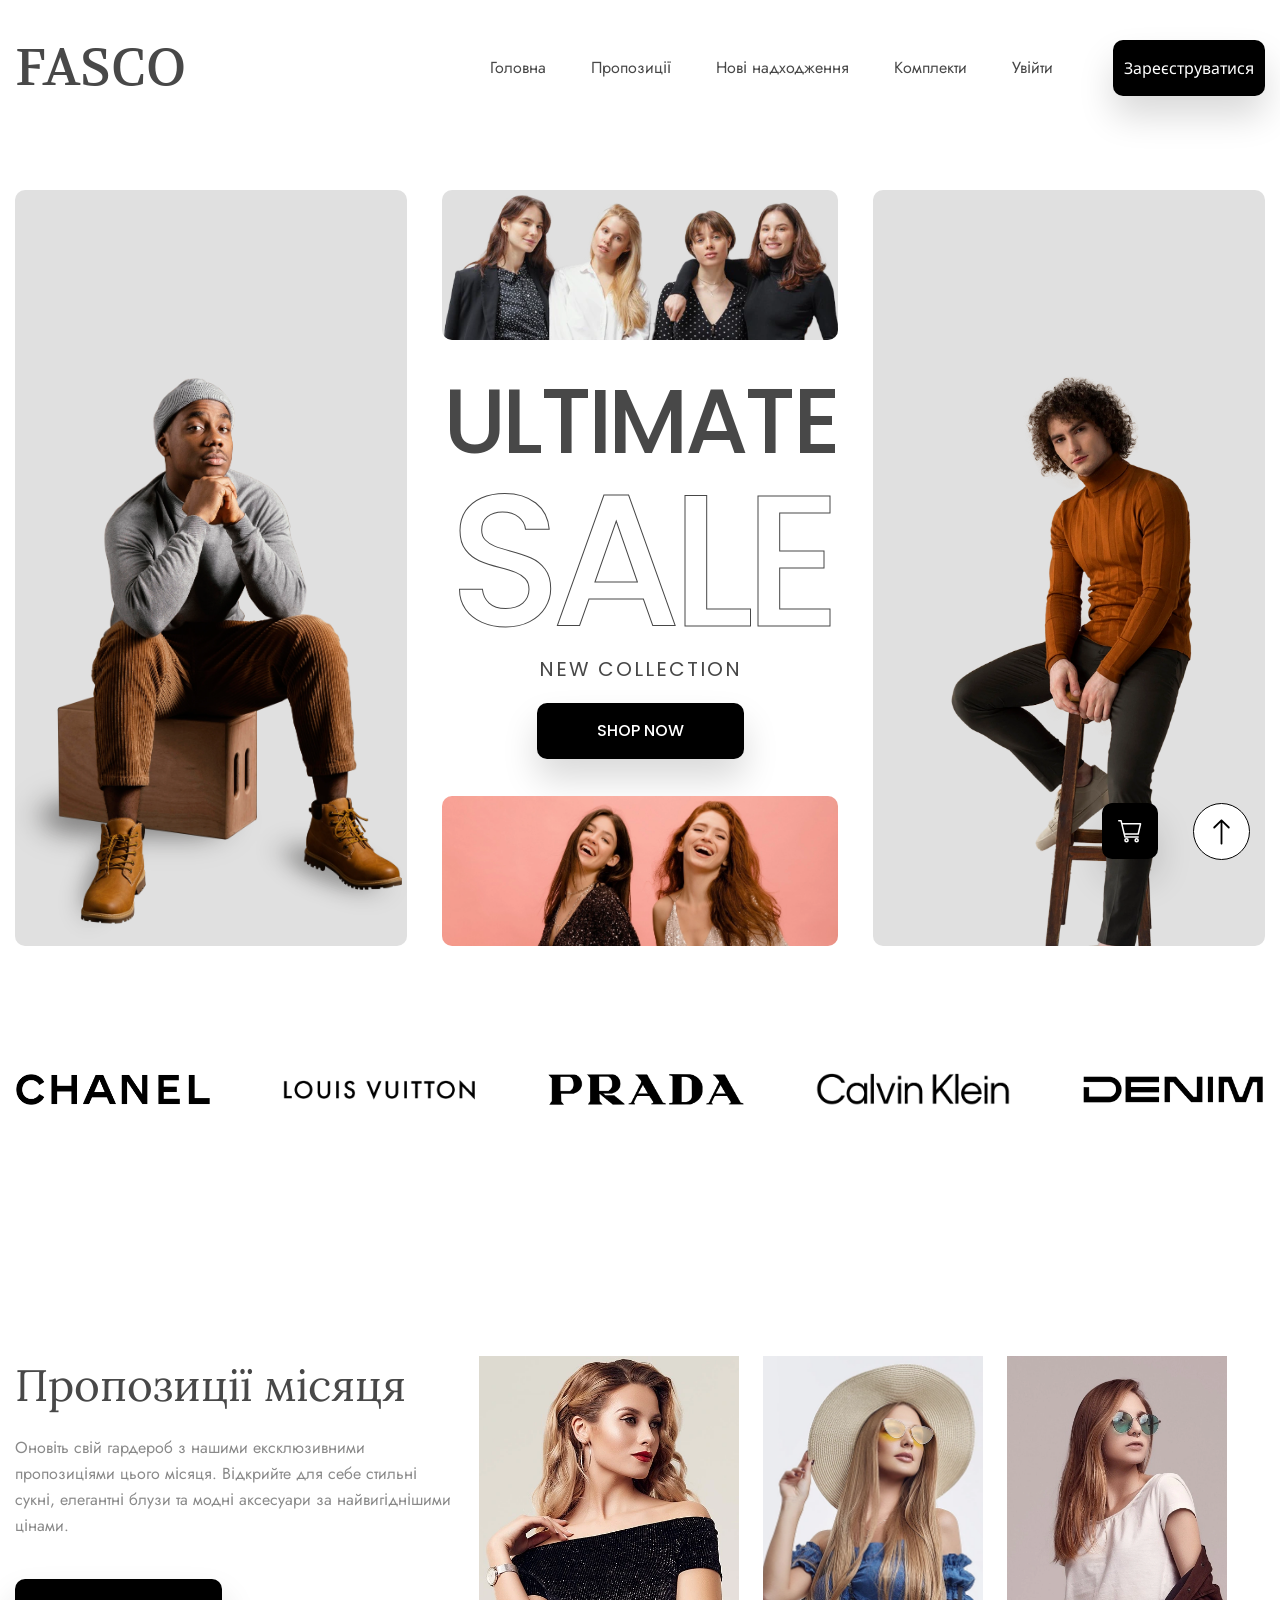
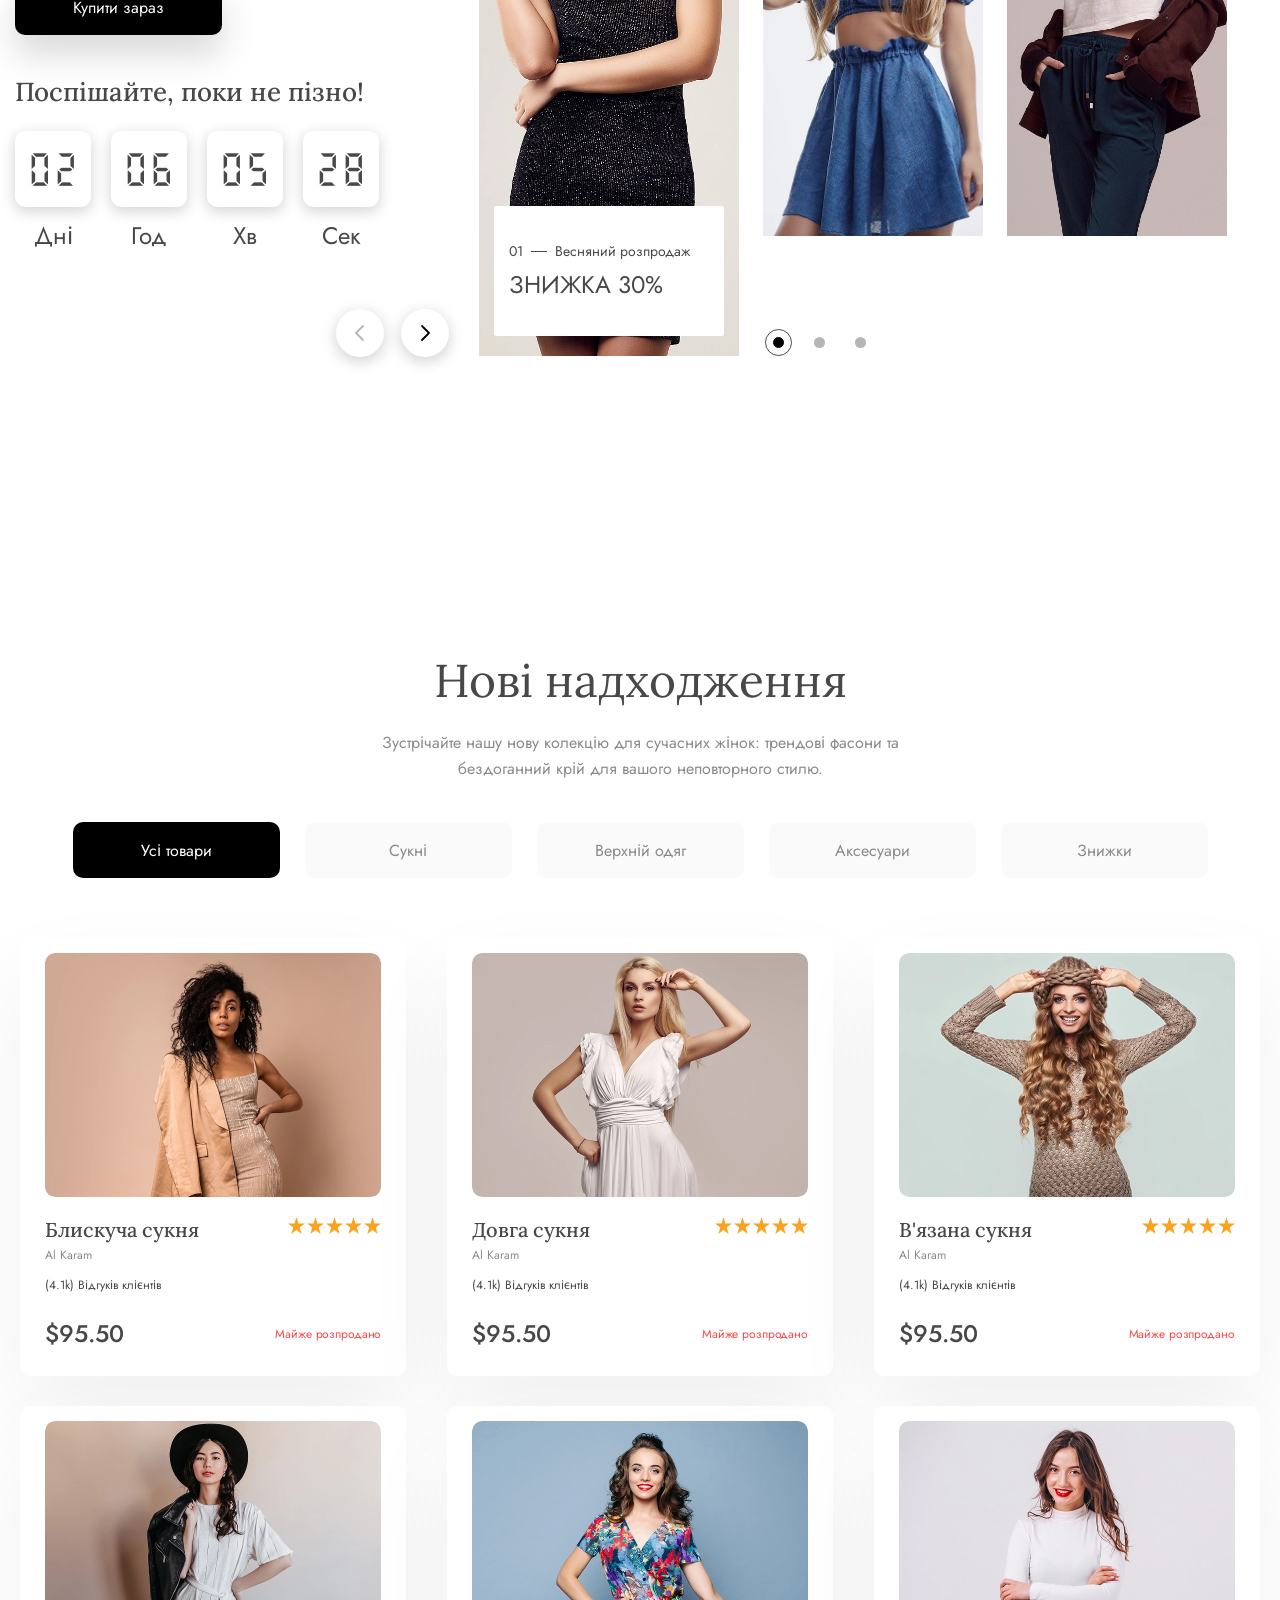
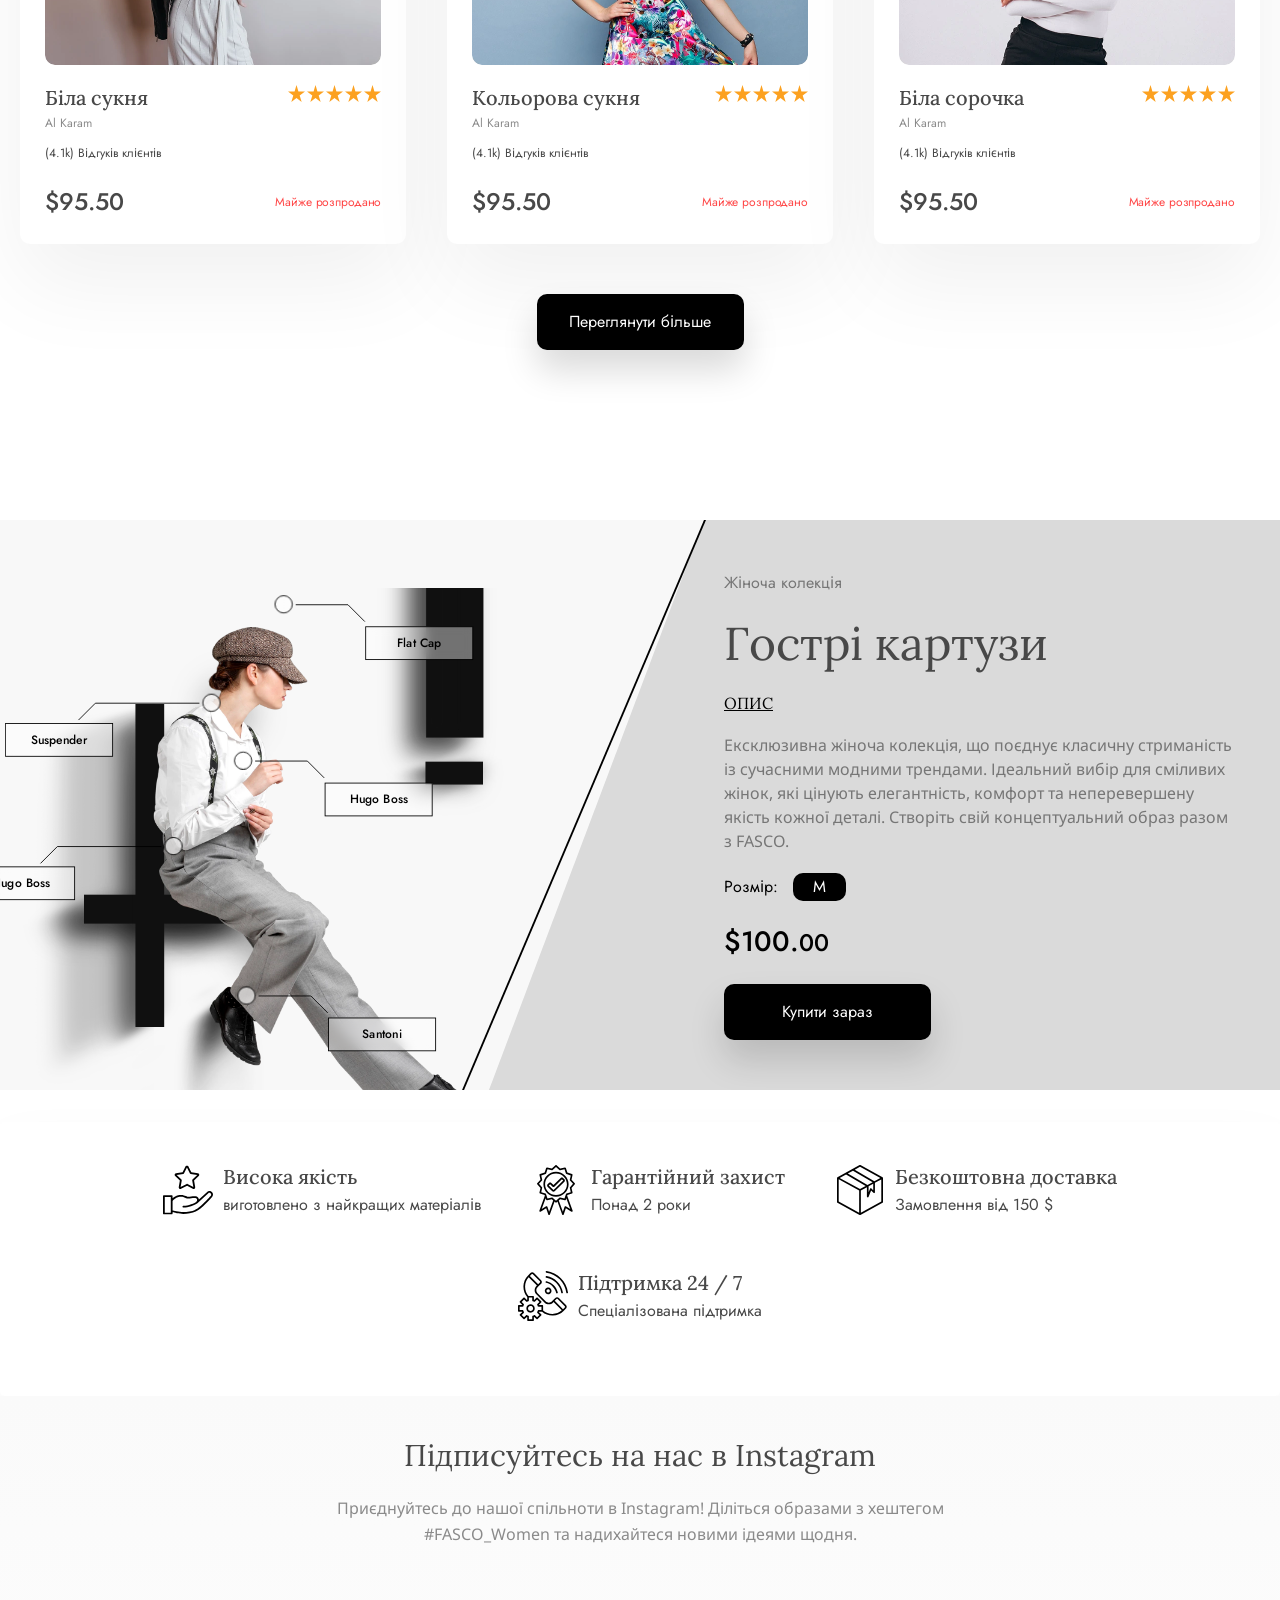
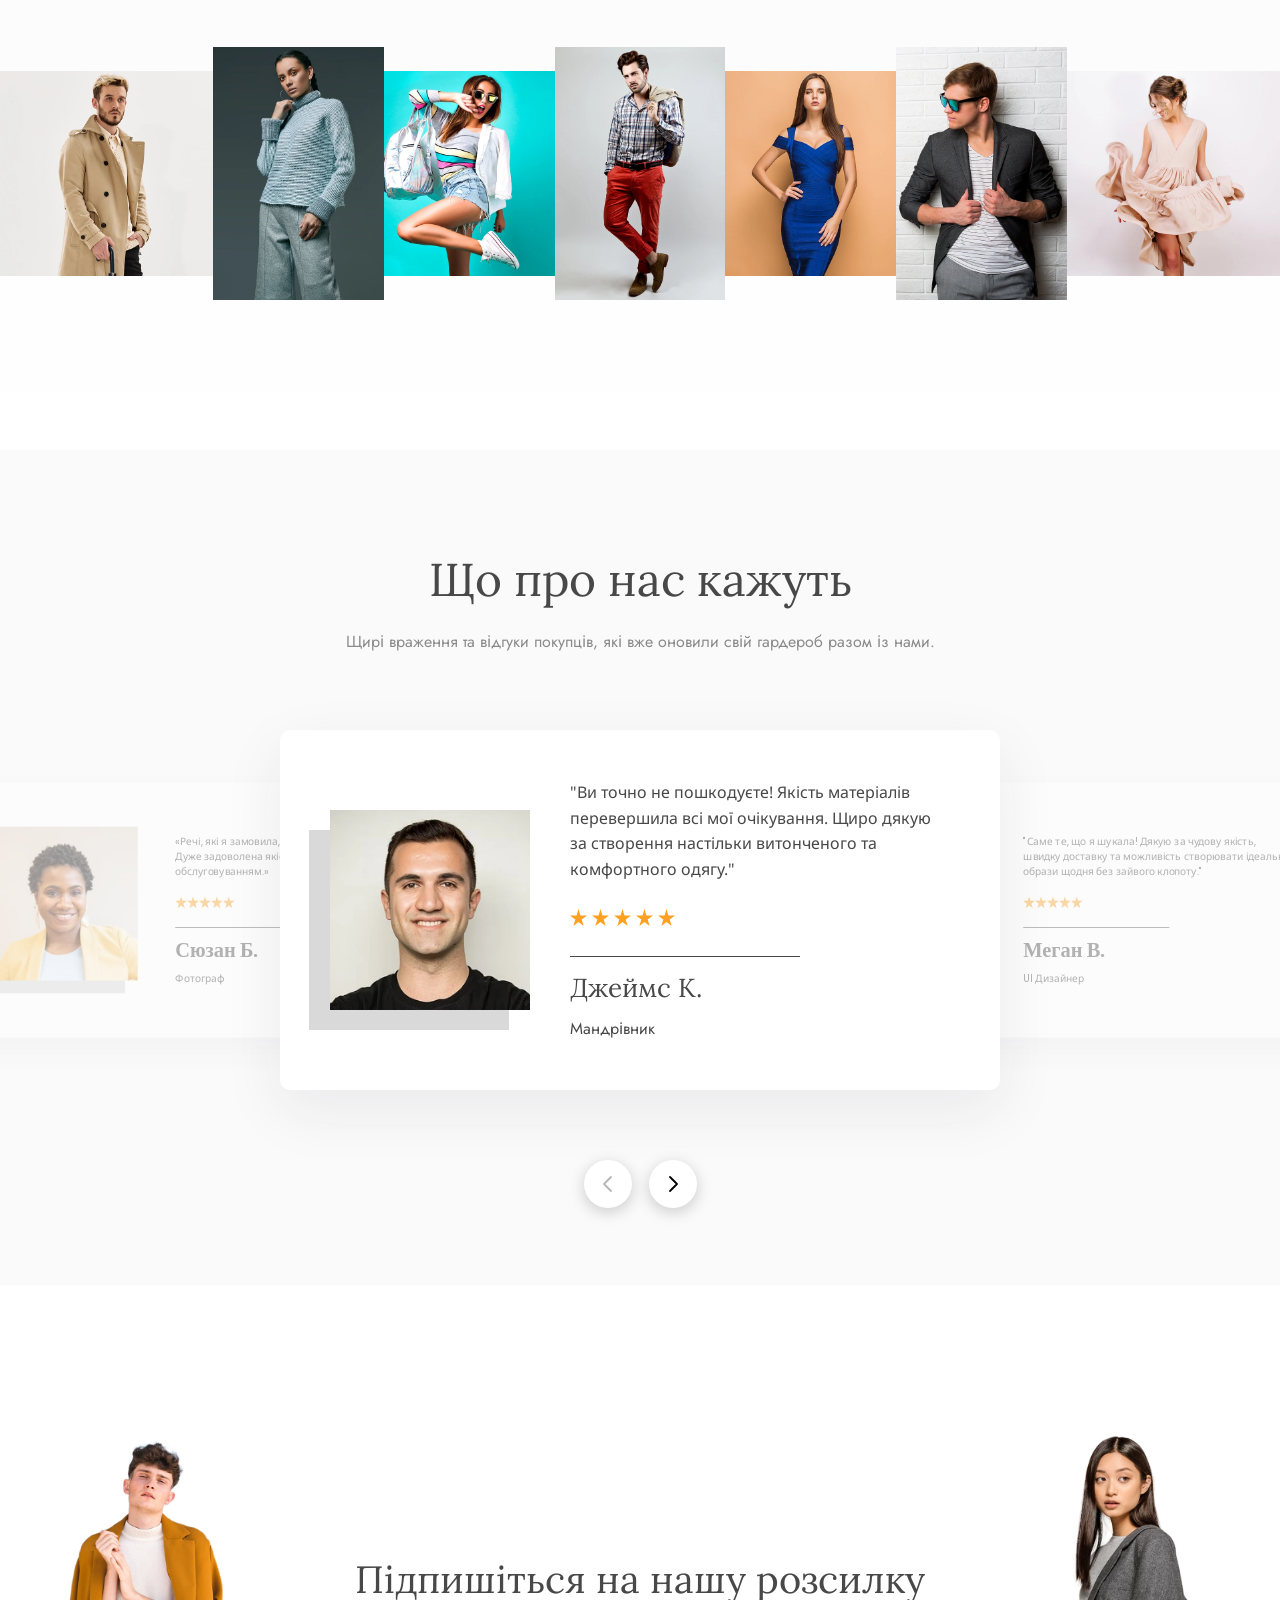
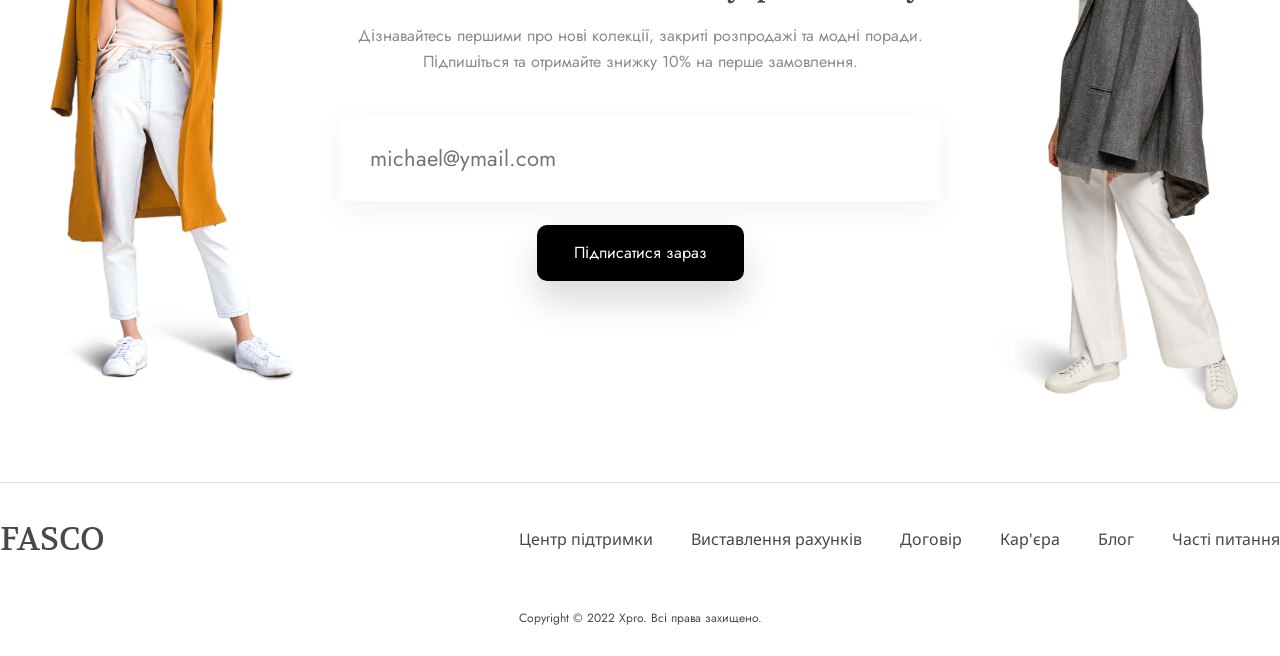
<file: index.html>
<!DOCTYPE html>
<html lang="uk">
<head>
    <meta charset="UTF-8">
    <meta name="viewport" content="width=device-width, initial-scale=1.0">
    <title>FASCO — Магазин сучасного жіночого одягу</title>
    
    <meta name="description" content="Відкрийте для себе FASCO — сучасний інтернет-магазин стильного жіночого одягу. Трендові колекції, знижки до 30%, нові надходження та швидка доставка.">
    
    <link rel="preconnect" href="https://fonts.googleapis.com">
    <link rel="preconnect" href="https://fonts.gstatic.com" crossorigin>
    <link href="https://fonts.googleapis.com/css2?family=Jost:ital,wght@0,400;0,500;0,600;0,700;1,400&amp;family=Lora:wght@400;500;600;700&amp;family=Noto+Sans:wght@400;500;600;700&amp;family=Poppins:wght@400;500&amp;family=Volkhov:wght@400&amp;display=swap" rel="stylesheet">
    
    <link rel="stylesheet" href="assets/css/home-style.css">
    <link rel="stylesheet" href="assets/css/components.css">

    <script src="assets/js/store.js" defer></script>
    <script src="assets/js/main.js" defer></script>
    <link rel="icon" href="assets/images/favicon.png" type="image/png">
</head>
<body>
        <header class="main-header">
        <div class="header-container">
            <a href="index.html" class="logo">FASCO</a>

            <button class="menu-btn" aria-label="Перемкнути меню" aria-expanded="false"></button>

            <nav class="nav-menu">
                <a href="index.html" class="nav-link active">Головна</a>
                <a href="#deals" class="nav-link">Пропозиції</a>
                <a href="#arrivals" class="nav-link">Нові надходження</a>
                <a href="#collection" class="nav-link">Комплекти</a>
                <a href="404.html" class="nav-link">Увійти</a>
            </nav>

            <button class="btn-signup">Зареєструватися</button>
        </div>
    </header>

    <main id="main-content">
    <section class="hero-section">
        <div class="hero-container">
            
            <div class="hero-left-block">
                <img src="assets/images/hero-left-man.webp" alt="Fashion Man" class="hero-img-left">
            </div>

            <div class="hero-center-block">
                <div class="center-img-top-bg">
                    <img src="assets/images/hero-center-women.webp" alt="4 Women Collection" class="center-img-top">
                </div>
                
                <div class="hero-text-wrapper">
                    <h1 class="text-ultimate">ULTIMATE</h1>
                    <h2 class="text-sale">SALE</h2>
                    <p class="text-new-collection">NEW COLLECTION</p>
                    <a class="btn-shop-now" href="shop-page.html">SHOP NOW</a>
                </div>
                
                <div class="center-img-bottom-bg">
                    <img src="assets/images/hero-center-dresses.webp" alt="2 Women Dresses" class="center-img-bottom">
                </div>
            </div>

            <div class="hero-right-block">
                <img src="assets/images/hero-right-man.webp" alt="Fashion Man Right" class="hero-img-right">
            </div>
        </div>
    </section>

    <div class="brands-section">
        <div class="brands-container">
            <img src="assets/images/brand-chanel.png" alt="Chanel" class="brand-img brand-chanel">
            <img src="assets/images/brand-lv.png" alt="Louis Vuitton" class="brand-img brand-lv">
            <img src="assets/images/brand-prada.png" alt="Prada" class="brand-img brand-prada">
            <img src="assets/images/brand-ck.png" alt="Calvin Klein" class="brand-img brand-ck">
            <img src="assets/images/brand-denim.png" alt="Denim" class="brand-img brand-denim">
        </div>
    </div>

    <div class="floating-buttons">
        <button class="float-btn cart-btn" aria-label="Кошик">
            <svg width="24" height="23" viewBox="0 0 24 23" aria-hidden="true" focusable="false"><use href="assets/images/icons/sprite-home.svg#cart"></use></svg>
        </button>
        <button class="float-btn top-btn" aria-label="Вгору">
            <svg width="57" height="57" viewBox="0 0 57 57" aria-hidden="true" focusable="false"><use href="assets/images/icons/sprite-home.svg#arrow-up"></use></svg>
        </button>
    </div>

    <section class="deals-section" id="deals">
        <div class="deals-container">
            <div class="deals-content">
                <h2 class="deals-title">Пропозиції місяця</h2>
                <p class="deals-desc">Оновіть свій гардероб з нашими ексклюзивними пропозиціями цього місяця. 
                    Відкрийте для себе стильні сукні, елегантні блузи та модні аксесуари за найвигіднішими цінами.</p>
                
                <button class="btn-buy-now">Купити зараз</button>
                
                <h3 class="deals-subtitle">Поспішайте, поки не пізно!</h3>
                
                <div class="timer-wrapper">
                    <div class="timer-item">
                        <div class="timer-box"><span class="timer-num">02</span></div>
                        <span class="timer-label">Дні</span>
                    </div>
                    <div class="timer-item">
                        <div class="timer-box"><span class="timer-num">06</span></div>
                        <span class="timer-label">Год</span>
                    </div>
                    <div class="timer-item">
                        <div class="timer-box"><span class="timer-num">05</span></div>
                        <span class="timer-label">Хв</span>
                    </div>
                    <div class="timer-item">
                        <div class="timer-box"><span class="timer-num">30</span></div>
                        <span class="timer-label">Сек</span>
                    </div>
                </div>
            </div>

            <div class="deals-slider">
                <div class="slider-nav">
                    <button class="nav-btn prev-btn" aria-label="Попередній">
                        <svg width="78" height="78" viewBox="0 0 78 78" aria-hidden="true" focusable="false"><use href="assets/images/icons/sprite-home.svg#deals-btn-prev"></use></svg>
                    </button>
                    <button class="nav-btn next-btn" aria-label="Наступний">
                        <svg width="78" height="78" viewBox="0 0 78 78" aria-hidden="true" focusable="false"><use href="assets/images/icons/sprite-home.svg#deals-btn-next"></use></svg>
                    </button>
                </div>

                <div class="slider-track">
                    <div class="slide-item main-slide">
                        <img src="assets/images/deal-black-dress.webp" alt="Жінка в чорній сукні" class="slide-img flipped-img">
                        
                        <div class="discount-card">
                            <div class="discount-header">
                                <span class="discount-num">01</span>
                                <span class="discount-line"></span>
                                <span class="discount-name">Весняний розпродаж</span>
                            </div>
                            <div class="discount-value">ЗНИЖКА 30%</div>
                        </div>
                    </div>

                    <div class="secondary-slides-wrapper">
                        <div class="secondary-slides">
                            <div class="slide-item secondary-slide">
                                <img src="assets/images/deal-blue-set.webp" alt="Жінка в синій сукні" class="slide-img">
                            </div>
                            
                            <div class="slide-item secondary-slide">
                                <img src="assets/images/deal-casual-outfit.webp" alt="Дівчина в повсякденному одязі" class="slide-img">
                            </div>
                        </div>

                        <div class="slider-pagination">
                            <div class="dot active-dot">
                                <svg width="27" height="27" viewBox="0 0 27 27" role="img" aria-label="Активна крапка" focusable="false"><use href="assets/images/icons/sprite-home.svg#deals-dot-active"></use></svg>
                            </div>
                            <div class="dot">
                                <svg width="11" height="11" viewBox="0 0 11 11" role="img" aria-label="Неактивна крапка" focusable="false"><use href="assets/images/icons/sprite-home.svg#deals-dot-inactive"></use></svg>
                            </div>
                            <div class="dot">
                                <svg width="11" height="11" viewBox="0 0 11 11" role="img" aria-label="Неактивна крапка" focusable="false"><use href="assets/images/icons/sprite-home.svg#deals-dot-inactive"></use></svg>
                            </div>
                            <div class="dot">
                                <svg width="11" height="11" viewBox="0 0 11 11" role="img" aria-label="Неактивна крапка" focusable="false"><use href="assets/images/icons/sprite-home.svg#deals-dot-inactive"></use></svg>
                            </div>
                        </div>
                    </div> 
                </div> 
            </div> 
        </div> 
    </section>

    <section class="new-arrivals-section" id="arrivals">
        <div class="new-arrivals-container">
            <h2 class="section-title">Нові надходження</h2>
            <p class="section-desc">Зустрічайте нашу нову колекцію для сучасних жінок: трендові фасони та бездоганний крій для вашого неповторного стилю.</p>

            <div class="category-tabs">
                <button class="tab-btn active">Усі товари</button>
                <button class="tab-btn">Сукні</button>
                <button class="tab-btn">Верхній одяг</button>
                <button class="tab-btn">Аксесуари</button>
                <button class="tab-btn">Знижки</button>
            </div>

            <div class="products-grid">
                <div class="product-card">
                    <div class="product-img-wrap">
                        <img src="assets/images/arrivals-shiny-dress.webp" alt="Блискуча сукня" class="product-img">
                    </div>
                    <div class="product-info">
                        <div class="product-title-row">
                            <h3 class="product-title">Блискуча сукня</h3> 
                            <div class="product-stars">
                                <svg class="star-icon" width="19" height="19" viewBox="0 0 19 19" role="img" aria-label="зірка" focusable="false"><use href="assets/images/icons/sprite-home.svg#arrivals-star"></use></svg>
                                <svg class="star-icon" width="19" height="19" viewBox="0 0 19 19" role="img" aria-label="зірка" focusable="false"><use href="assets/images/icons/sprite-home.svg#arrivals-star"></use></svg>
                                <svg class="star-icon" width="19" height="19" viewBox="0 0 19 19" role="img" aria-label="зірка" focusable="false"><use href="assets/images/icons/sprite-home.svg#arrivals-star"></use></svg>
                                <svg class="star-icon" width="19" height="19" viewBox="0 0 19 19" role="img" aria-label="зірка" focusable="false"><use href="assets/images/icons/sprite-home.svg#arrivals-star"></use></svg>
                                <svg class="star-icon" width="19" height="19" viewBox="0 0 19 19" role="img" aria-label="зірка" focusable="false"><use href="assets/images/icons/sprite-home.svg#arrivals-star"></use></svg>
                            </div>
                        </div>
                        <p class="product-brand">Al Karam</p>
                        <div class="product-reviews">(4.1k) Відгуків клієнтів</div>
                        <div class="product-price-row">
                            <span class="product-price">$95.50</span>
                            <span class="product-status">Майже розпродано</span>
                        </div>
                    </div>
                </div>

                <div class="product-card">
                    <div class="product-img-wrap">
                        <img src="assets/images/arrivals-long-dress.webp" alt="Довга сукня" class="product-img">
                    </div>
                    <div class="product-info">
                        <div class="product-title-row">
                            <h3 class="product-title">Довга сукня</h3> 
                            <div class="product-stars">
                                <svg class="star-icon" width="19" height="19" viewBox="0 0 19 19" role="img" aria-label="зірка" focusable="false"><use href="assets/images/icons/sprite-home.svg#arrivals-star"></use></svg>
                                <svg class="star-icon" width="19" height="19" viewBox="0 0 19 19" role="img" aria-label="зірка" focusable="false"><use href="assets/images/icons/sprite-home.svg#arrivals-star"></use></svg>
                                <svg class="star-icon" width="19" height="19" viewBox="0 0 19 19" role="img" aria-label="зірка" focusable="false"><use href="assets/images/icons/sprite-home.svg#arrivals-star"></use></svg>
                                <svg class="star-icon" width="19" height="19" viewBox="0 0 19 19" role="img" aria-label="зірка" focusable="false"><use href="assets/images/icons/sprite-home.svg#arrivals-star"></use></svg>
                                <svg class="star-icon" width="19" height="19" viewBox="0 0 19 19" role="img" aria-label="зірка" focusable="false"><use href="assets/images/icons/sprite-home.svg#arrivals-star"></use></svg>
                            </div>
                        </div>
                        <p class="product-brand">Al Karam</p>
                        <div class="product-reviews">(4.1k) Відгуків клієнтів</div>
                        <div class="product-price-row">
                            <span class="product-price">$95.50</span>
                            <span class="product-status">Майже розпродано</span>
                        </div>
                    </div>
                </div>

                <div class="product-card">
                    <div class="product-img-wrap">
                        <img src="assets/images/arrivals-full-sweater.webp" alt="В'язана сукня" class="product-img">
                    </div>
                    <div class="product-info">
                        <div class="product-title-row">
                            <h3 class="product-title">В'язана сукня</h3> 
                            <div class="product-stars">
                                <svg class="star-icon" width="19" height="19" viewBox="0 0 19 19" role="img" aria-label="зірка" focusable="false"><use href="assets/images/icons/sprite-home.svg#arrivals-star"></use></svg>
                                <svg class="star-icon" width="19" height="19" viewBox="0 0 19 19" role="img" aria-label="зірка" focusable="false"><use href="assets/images/icons/sprite-home.svg#arrivals-star"></use></svg>
                                <svg class="star-icon" width="19" height="19" viewBox="0 0 19 19" role="img" aria-label="зірка" focusable="false"><use href="assets/images/icons/sprite-home.svg#arrivals-star"></use></svg>
                                <svg class="star-icon" width="19" height="19" viewBox="0 0 19 19" role="img" aria-label="зірка" focusable="false"><use href="assets/images/icons/sprite-home.svg#arrivals-star"></use></svg>
                                <svg class="star-icon" width="19" height="19" viewBox="0 0 19 19" role="img" aria-label="зірка" focusable="false"><use href="assets/images/icons/sprite-home.svg#arrivals-star"></use></svg>
                            </div>
                        </div>
                        <p class="product-brand">Al Karam</p>
                        <div class="product-reviews">(4.1k) Відгуків клієнтів</div>
                        <div class="product-price-row">
                            <span class="product-price">$95.50</span>
                            <span class="product-status">Майже розпродано</span>
                        </div>
                    </div>
                </div>

                <div class="product-card">
                    <div class="product-img-wrap">
                        <img src="assets/images/arrivals-white-dress.webp" alt="Біла сукня" class="product-img">
                    </div>
                    <div class="product-info">
                        <div class="product-title-row">
                            <h3 class="product-title">Біла сукня</h3> 
                            <div class="product-stars">
                                <svg class="star-icon" width="19" height="19" viewBox="0 0 19 19" role="img" aria-label="зірка" focusable="false"><use href="assets/images/icons/sprite-home.svg#arrivals-star"></use></svg>
                                <svg class="star-icon" width="19" height="19" viewBox="0 0 19 19" role="img" aria-label="зірка" focusable="false"><use href="assets/images/icons/sprite-home.svg#arrivals-star"></use></svg>
                                <svg class="star-icon" width="19" height="19" viewBox="0 0 19 19" role="img" aria-label="зірка" focusable="false"><use href="assets/images/icons/sprite-home.svg#arrivals-star"></use></svg>
                                <svg class="star-icon" width="19" height="19" viewBox="0 0 19 19" role="img" aria-label="зірка" focusable="false"><use href="assets/images/icons/sprite-home.svg#arrivals-star"></use></svg>
                                <svg class="star-icon" width="19" height="19" viewBox="0 0 19 19" role="img" aria-label="зірка" focusable="false"><use href="assets/images/icons/sprite-home.svg#arrivals-star"></use></svg>
                            </div>
                        </div>
                        <p class="product-brand">Al Karam</p>
                        <div class="product-reviews">(4.1k) Відгуків клієнтів</div>
                        <div class="product-price-row">
                            <span class="product-price">$95.50</span>
                            <span class="product-status">Майже розпродано</span>
                        </div>
                    </div>
                </div>

                <div class="product-card">
                    <div class="product-img-wrap">
                        <img src="assets/images/arrivals-colorful-dress.webp" alt="Кольорова сукня" class="product-img">
                    </div>
                    <div class="product-info">
                        <div class="product-title-row">
                            <h3 class="product-title">Кольорова сукня</h3> 
                            <div class="product-stars">
                                <svg class="star-icon" width="19" height="19" viewBox="0 0 19 19" role="img" aria-label="зірка" focusable="false"><use href="assets/images/icons/sprite-home.svg#arrivals-star"></use></svg>
                                <svg class="star-icon" width="19" height="19" viewBox="0 0 19 19" role="img" aria-label="зірка" focusable="false"><use href="assets/images/icons/sprite-home.svg#arrivals-star"></use></svg>
                                <svg class="star-icon" width="19" height="19" viewBox="0 0 19 19" role="img" aria-label="зірка" focusable="false"><use href="assets/images/icons/sprite-home.svg#arrivals-star"></use></svg>
                                <svg class="star-icon" width="19" height="19" viewBox="0 0 19 19" role="img" aria-label="зірка" focusable="false"><use href="assets/images/icons/sprite-home.svg#arrivals-star"></use></svg>
                                <svg class="star-icon" width="19" height="19" viewBox="0 0 19 19" role="img" aria-label="зірка" focusable="false"><use href="assets/images/icons/sprite-home.svg#arrivals-star"></use></svg>
                            </div>
                        </div>
                        <p class="product-brand">Al Karam</p>
                        <div class="product-reviews">(4.1k) Відгуків клієнтів</div>
                        <div class="product-price-row">
                            <span class="product-price">$95.50</span>
                            <span class="product-status">Майже розпродано</span>
                        </div>
                    </div>
                </div>

                <div class="product-card">
                    <div class="product-img-wrap">
                        <img src="assets/images/arrivals-white-shirt.webp" alt="Біла сорочка" class="product-img">
                    </div>
                    <div class="product-info">
                        <div class="product-title-row">
                            <h3 class="product-title">Біла сорочка</h3> 
                            <div class="product-stars">
                                <svg class="star-icon" width="19" height="19" viewBox="0 0 19 19" role="img" aria-label="зірка" focusable="false"><use href="assets/images/icons/sprite-home.svg#arrivals-star"></use></svg>
                                <svg class="star-icon" width="19" height="19" viewBox="0 0 19 19" role="img" aria-label="зірка" focusable="false"><use href="assets/images/icons/sprite-home.svg#arrivals-star"></use></svg>
                                <svg class="star-icon" width="19" height="19" viewBox="0 0 19 19" role="img" aria-label="зірка" focusable="false"><use href="assets/images/icons/sprite-home.svg#arrivals-star"></use></svg>
                                <svg class="star-icon" width="19" height="19" viewBox="0 0 19 19" role="img" aria-label="зірка" focusable="false"><use href="assets/images/icons/sprite-home.svg#arrivals-star"></use></svg>
                                <svg class="star-icon" width="19" height="19" viewBox="0 0 19 19" role="img" aria-label="зірка" focusable="false"><use href="assets/images/icons/sprite-home.svg#arrivals-star"></use></svg>
                            </div>
                        </div>
                        <p class="product-brand">Al Karam</p>
                        <div class="product-reviews">(4.1k) Відгуків клієнтів</div>
                        <div class="product-price-row">
                            <span class="product-price">$95.50</span>
                            <span class="product-status">Майже розпродано</span>
                        </div>
                    </div>
                </div>
            </div>
            
            <button class="btn-view-more">Переглянути більше</button>
        </div>
    </section>

    <section class="peaky-section" id="collection">
        <div class="peaky-banner">
            <div class="model-wrapper">
                <img src="assets/images/peaky-model.webp" alt="Модель Гострі картузи" class="peaky-model-img">
            </div>

            <object type="image/svg+xml" data="assets/images/icons/peaky-lines-home.svg" class="peaky-lines-overlay"></object>

            <div class="peaky-separator"></div>

            <div class="peaky-right-content-zone">
                <div class="peaky-content">
                    <p class="peaky-subtitle">Жіноча колекція</p>
                    <h2 class="peaky-title">Гострі картузи</h2>
                    
                    <h3 class="peaky-desc-title">ОПИС</h3> 
                    <p class="peaky-desc">Ексклюзивна жіноча колекція, що поєднує класичну стриманість із сучасними модними трендами. 
                        Ідеальний вибір для сміливих жінок, які цінують елегантність, комфорт та неперевершену якість кожної деталі. Створіть свій концептуальний образ разом з FASCO.</p>
                    
                    <div class="peaky-size-row">
                        <span class="size-label">Розмір:</span> 
                        <span class="size-badge">M</span>
                    </div>
                    
                    <div class="peaky-price">$100.<span class="peaky-cents">00</span></div>
                    <button class="btn-buy-peaky">Купити зараз</button>
                </div>
            </div>
        </div>

        <div class="features-row">
            <div class="feature-box">
                <svg class="feature-icon" width="51" height="50" viewBox="0 0 51 50" role="img" aria-label="Рука і зірка" focusable="false"><use href="assets/images/icons/sprite-home.svg#peaky-hand-and-star"></use></svg>
                <div class="feature-text">
                    <h3>Висока якість</h3>
                    <p>виготовлено з найкращих матеріалів</p>
                </div>
            </div>
            <div class="feature-box">
                <svg class="feature-icon" width="38" height="50" viewBox="0 0 38 50" role="img" aria-label="Значок" focusable="false"><use href="assets/images/icons/sprite-home.svg#peaky-badge"></use></svg>
                <div class="feature-text">
                    <h3>Гарантійний захист</h3> 
                    <p>Понад 2 роки</p>
                </div>
            </div>
            <div class="feature-box">
                <svg class="feature-icon" width="46" height="50" viewBox="0 0 46 50" role="img" aria-label="Коробка" focusable="false"><use href="assets/images/icons/sprite-home.svg#peaky-box"></use></svg>
                <div class="feature-text">
                    <h3>Безкоштовна доставка</h3> 
                    <p>Замовлення від 150 $</p>
                </div>
            </div>
            <div class="feature-box">
                <svg class="feature-icon" width="50" height="50" viewBox="0 0 50 50" role="img" aria-label="Підтримка" focusable="false"><use href="assets/images/icons/sprite-home.svg#peaky-phone"></use></svg>
                <div class="feature-text">
                    <h3>Підтримка 24 / 7</h3> 
                    <p>Спеціалізована підтримка</p>
                </div>
            </div>
        </div>
    </section>

    <section class="instagram-section">
        <div class="instagram-header">
            <h2 class="instagram-title">Підписуйтесь на нас в Instagram</h2>
            <p class="instagram-desc">Приєднуйтесь до нашої спільноти в Instagram! Діліться образами з хештегом #FASCO_Women та надихайтеся новими ідеями щодня.</p>
        </div>

        <div class="instagram-gallery">
            <img src="assets/images/insta-man-coat.webp" alt="Чоловік у пальто" class="insta-img insta-edge">

            <img src="assets/images/insta-woman-grey-sweater.webp" alt="Жінка в сірому светрі" class="insta-img insta-tall">
            <img src="assets/images/insta-woman-blue-bg.webp" alt="Жінка на синьому тлі" class="insta-img insta-short">

            <img src="assets/images/insta-man-shirt.webp" alt="Чоловік у картатій сорочці" class="insta-img insta-tall">
            <img src="assets/images/insta-woman-blue-dress.webp" alt="Жінка в синій сукні" class="insta-img insta-short">
            <img src="assets/images/insta-man-jacket.webp" alt="Чоловік у піджаку" class="insta-img insta-tall">

            <img src="assets/images/insta-woman-beige-dress.webp" alt="Жінка в легкій сукні" class="insta-img insta-edge">
        </div>
    </section>

    <section class="reviews-section">
        <div class="reviews-container">
            <div class="reviews-header">
                <h2 class="reviews-title">Що про нас кажуть</h2>
                <p class="reviews-desc">Щирі враження та відгуки покупців, які вже оновили свій гардероб разом із нами.</p>
            </div>

            <div class="reviews-slider-wrap">
                
                <div class="reviews-card side-card left-card">
                    <div class="side-image-wrap">
                        <div class="side-bg-rect"></div>
                        <img src="assets/images/review-woman-yellow-jacket.webp" alt="Жінка в жовтій куртці" class="side-photo">
                    </div>
                <div class="side-info">
                        <p class="side-quote">«Речі, які я замовила, стали найкращим придбанням. Дуже задоволена якістю товарів та обслуговуванням.»</p>
                        <div class="side-stars">
                            <svg class="star-icon" width="19" height="19" viewBox="0 0 19 19" role="img" aria-label="зірка" focusable="false"><use href="assets/images/icons/sprite-home.svg#arrivals-star"></use></svg>
                            <svg class="star-icon" width="19" height="19" viewBox="0 0 19 19" role="img" aria-label="зірка" focusable="false"><use href="assets/images/icons/sprite-home.svg#arrivals-star"></use></svg>
                            <svg class="star-icon" width="19" height="19" viewBox="0 0 19 19" role="img" aria-label="зірка" focusable="false"><use href="assets/images/icons/sprite-home.svg#arrivals-star"></use></svg>
                            <svg class="star-icon" width="19" height="19" viewBox="0 0 19 19" role="img" aria-label="зірка" focusable="false"><use href="assets/images/icons/sprite-home.svg#arrivals-star"></use></svg>
                            <svg class="star-icon" width="19" height="19" viewBox="0 0 19 19" role="img" aria-label="зірка" focusable="false"><use href="assets/images/icons/sprite-home.svg#arrivals-star"></use></svg>
                        </div>
                        <div class="side-separator"></div>
                        <h3 class="side-name">Сюзан Б.</h3>
                        <p class="side-role">Фотограф</p>
                    </div>
                </div>

                <div class="reviews-card main-card">
                    <div class="reviews-image-wrap">
                        <div class="reviews-bg-rect"></div>
                        <img src="assets/images/review-man.webp" alt="Чоловік у чорній футболці" class="reviews-photo">
                    </div>

                    <div class="reviews-info">
                        <p class="reviews-quote">"Ви точно не пошкодуєте! Якість матеріалів перевершила всі мої очікування. 
                            Щиро дякую за створення настільки витонченого та комфортного одягу."</p>
                        
                        <div class="reviews-stars">
                            <svg class="star-icon" width="19" height="19" viewBox="0 0 19 19" role="img" aria-label="зірка" focusable="false"><use href="assets/images/icons/sprite-home.svg#arrivals-star"></use></svg>
                            <svg class="star-icon" width="19" height="19" viewBox="0 0 19 19" role="img" aria-label="зірка" focusable="false"><use href="assets/images/icons/sprite-home.svg#arrivals-star"></use></svg>
                            <svg class="star-icon" width="19" height="19" viewBox="0 0 19 19" role="img" aria-label="зірка" focusable="false"><use href="assets/images/icons/sprite-home.svg#arrivals-star"></use></svg>
                            <svg class="star-icon" width="19" height="19" viewBox="0 0 19 19" role="img" aria-label="зірка" focusable="false"><use href="assets/images/icons/sprite-home.svg#arrivals-star"></use></svg>
                            <svg class="star-icon" width="19" height="19" viewBox="0 0 19 19" role="img" aria-label="зірка" focusable="false"><use href="assets/images/icons/sprite-home.svg#arrivals-star"></use></svg>
                        </div>
                        
                        <div class="reviews-separator"></div>
                        
                        <h3 class="reviews-name">Джеймс К.</h3>
                        <p class="reviews-role">Мандрівник</p>
                    </div>
                </div>

                <div class="reviews-card side-card right-card">
                    <div class="side-image-wrap">
                        <div class="side-bg-rect"></div>
                        <img src="assets/images/review-woman-black.webp" alt="Блондинка в чорному одязі" class="side-photo">
                    </div>
                    
                    <div class="side-info">
                        <p class="side-quote">"Саме те, що я шукала! Дякую за чудову якість, швидку доставку та можливість створювати ідеальні образи щодня без зайвого клопоту."</p>
                        <div class="side-stars">
                            <svg class="star-icon" width="19" height="19" viewBox="0 0 19 19" role="img" aria-label="зірка" focusable="false"><use href="assets/images/icons/sprite-home.svg#arrivals-star"></use></svg>
                            <svg class="star-icon" width="19" height="19" viewBox="0 0 19 19" role="img" aria-label="зірка" focusable="false"><use href="assets/images/icons/sprite-home.svg#arrivals-star"></use></svg>
                            <svg class="star-icon" width="19" height="19" viewBox="0 0 19 19" role="img" aria-label="зірка" focusable="false"><use href="assets/images/icons/sprite-home.svg#arrivals-star"></use></svg>
                            <svg class="star-icon" width="19" height="19" viewBox="0 0 19 19" role="img" aria-label="зірка" focusable="false"><use href="assets/images/icons/sprite-home.svg#arrivals-star"></use></svg>
                            <svg class="star-icon" width="19" height="19" viewBox="0 0 19 19" role="img" aria-label="зірка" focusable="false"><use href="assets/images/icons/sprite-home.svg#arrivals-star"></use></svg>
                        </div>
                        <div class="side-separator"></div>
                        <h3 class="side-name">Меган В.</h3>
                        <p class="side-role">UI Дизайнер</p>
                    </div>
                </div>

            </div>

            <div class="reviews-nav">
                <button class="reviews-nav-btn" aria-label="Попередній">
                    <svg width="78" height="78" viewBox="0 0 78 78" aria-hidden="true" focusable="false"><use href="assets/images/icons/sprite-home.svg#deals-btn-prev"></use></svg>
                </button>
                <button class="reviews-nav-btn" aria-label="Наступний">
                    <svg width="78" height="78" viewBox="0 0 78 78" aria-hidden="true" focusable="false"><use href="assets/images/icons/sprite-home.svg#deals-btn-next"></use></svg>
                </button>
            </div>
        </div>
    </section>

    <section class="newsletter-section">
        <img src="assets/images/newsletter-boy-orange-coat.webp" alt="Хлопець в помаранчевій куртці" class="news-img-man">
        
        <div class="newsletter-content">
            <h2>Підпишіться на нашу розсилку</h2>
            <p>Дізнавайтесь першими про нові колекції, закриті розпродажі та модні поради. Підпишіться та отримайте знижку 10% на перше замовлення.</p>
            
            <form class="newsletter-form">
                <label class="newsletter-label" for="newsletter-email-1">Електронна пошта</label>
                <input type="email" id="newsletter-email-1" placeholder="michael@ymail.com">
                <button type="submit" class="btn-subscribe">Підписатися зараз</button>
            </form>
        </div>

        <img src="assets/images/newsletter-girl-grey-jacket.webp" alt="Дівчина в сірій куртці" class="news-img-woman">
    </section>

    </main>
    <footer class="main-footer">
        <div class="footer-container">
            <a href="index.html" class="footer-logo">FASCO</a>
            <nav class="footer-nav">
                <a href="404.html">Центр підтримки</a>
                <a href="404.html">Виставлення рахунків</a>
                <a href="404.html">Договір</a>
                <a href="404.html">Кар'єра</a>
                <a href="404.html">Блог</a>
                <a href="404.html">Часті питання</a>
            </nav>
        </div>
        <p class="copyright">Copyright © 2022 Xpro. Всі права захищено.</p>
    </footer>
    
</body>
</html>
</file>
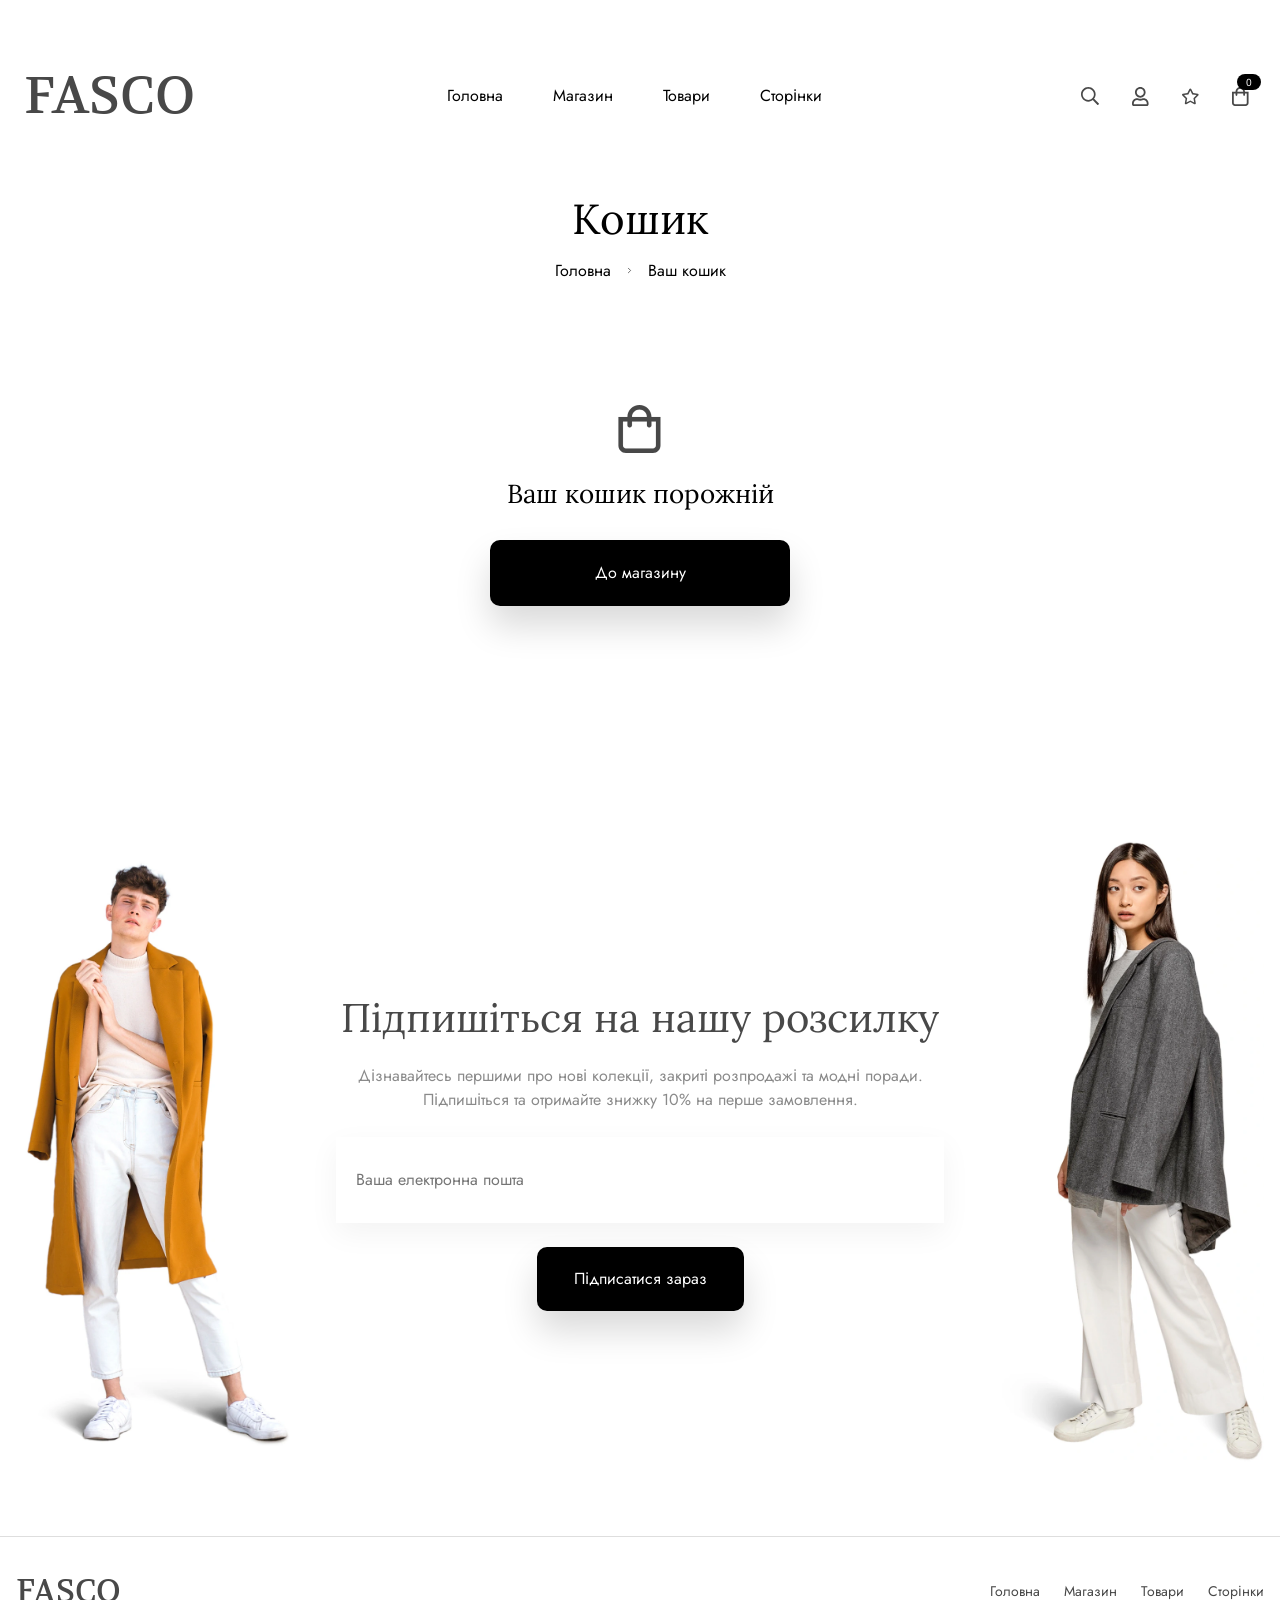
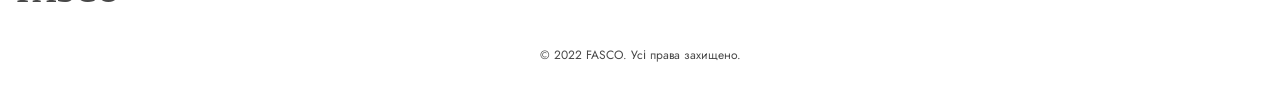
<file: cart-page.html>
<!DOCTYPE html>
<html lang="uk">
<head>
    <meta charset="UTF-8">
    <meta name="viewport" content="width=device-width, initial-scale=1.0">
    <title>Кошик — FASCO</title>
    <meta name="description" content="Кошик FASCO: вибраний товар, кількість і підсумок замовлення.">

    <link rel="icon" href="assets/images/favicon.png" type="image/png">

    <link rel="preconnect" href="https://fonts.googleapis.com">
    <link rel="preconnect" href="https://fonts.gstatic.com" crossorigin>
    <link rel="stylesheet" href="https://fonts.googleapis.com/css2?family=Jost:wght@400;500;600;700&amp;family=Lora:wght@400;500;600;700&amp;family=Noto+Sans:wght@400;500;600;700&amp;family=Volkhov:wght@400&amp;display=swap">
    
    <link rel="stylesheet" href="assets/css/product-style.css">
    <link rel="stylesheet" href="assets/css/components.css">
    
    <script src="assets/js/store.js" defer></script>
    <script src="assets/js/main.js" defer></script>
</head>

<body class="cart-page">
    <a class="skip-link" href="#cart">До кошика</a>

    <header class="site-header">
        <div class="header-container container">
            <a class="logo" href="index.html" aria-label="FASCO — головна">FASCO</a>
            <input class="visually-hidden nav-toggle" type="checkbox" id="product-menu-toggle">
            <nav class="main-nav" id="product-navigation" aria-label="Основна навігація">
                <a href="index.html">Головна</a>
                <a href="shop-page.html">Магазин</a>
                <a href="product-page.html">Товари</a>
                <a class="pages-link" href="404.html">Сторінки</a>
            </nav>

            <div class="header-actions">
                <div class="search-control"><input class="visually-hidden search-toggle" type="checkbox"
                        id="search-toggle" aria-label="Відкрити або закрити пошук"><label
                        class="icon-button search-button" for="search-toggle"><svg class="icon" width="18" height="18"
                            aria-hidden="true">
                            <use href="assets/images/icons/sprite-product.svg#icon-search"></use>
                        </svg><span class="visually-hidden">Пошук</span></label>
                    <div class="search-panel"><label for="product-search">Пошук товарів</label><input type="search"
                            id="product-search" placeholder="Назва товару…"></div>
                </div>

                <button class="icon-button" type="button" aria-label="Особистий кабінет"><svg class="icon " width="24"
                        height="24" aria-hidden="true">
                        <use href="assets/images/icons/sprite-product.svg#icon-people"></use>
                    </svg></button>

                <button class="icon-button" type="button" aria-label="Список бажань"><svg class="icon " width="24"
                        height="24" aria-hidden="true">
                        <use href="assets/images/icons/sprite-product.svg#icon-star"></use>
                    </svg></button>

                <a class="icon-button cart-bag" href="cart-page.html" aria-label="Кошик" aria-current="page"><svg
                        class="icon" width="24" height="24" aria-hidden="true">
                        <use href="assets/images/icons/sprite-product.svg#icon-hand-bag"></use>
                    </svg><span class="cart-count" aria-hidden="true">1</span></a>
            </div>

            <label class="icon-button menu-button" for="product-menu-toggle"><span class="visually-hidden">Відкрити або
                    закрити меню</span><svg class="icon " width="24" height="24" aria-hidden="true">
                    <use href="assets/images/icons/sprite-product.svg#icon-menu"></use>
                </svg></label>
        </div>
    </header>

    <main class="cart-main container" id="cart">
        <div class="cart-intro">
            <h1>Кошик</h1>
            <nav class="cart-breadcrumbs" aria-label="Навігаційний ланцюжок">
                <a href="index.html">Головна</a>
                <svg class="icon" width="9" height="9" aria-hidden="true">
                    <use href="assets/images/icons/sprite-product.svg#icon-chevron"></use>
                </svg>
                <span aria-current="page">Ваш кошик</span>
            </nav>
        </div>

        <div class="cart-content" hidden>
            <input class="visually-hidden cart-remove-toggle" type="checkbox" id="remove-cart-item"
                aria-label="Прибрати товар із кошика">
            <table class="cart-table">
                <caption class="visually-hidden">Товари у вашому кошику</caption>
                <colgroup>
                    <col class="cart-col-product">
                    <col class="cart-col-price">
                    <col class="cart-col-quantity">
                    <col class="cart-col-total">
                </colgroup>
                <thead>
                    <tr>
                        <th scope="col" id="cart-product-heading">Товар</th>
                        <th scope="col" id="cart-price-heading">Ціна</th>
                        <th scope="col" id="cart-quantity-heading">Кількість</th>
                        <th scope="col" id="cart-total-heading">Сума</th>
                    </tr>
                </thead>

                <tbody>
                    <tr>
                        <td class="cart-product" headers="cart-product-heading">
                            <div class="cart-product-layout">
                                <a class="cart-photo" href="product-page.html" aria-label="Переглянути товар"><img
                                        src="assets/images/shop/shop-red-jacket.webp"
                                        alt="Модель у червоній вітрівці" width="604" height="806"
                                        fetchpriority="high"></a>
                                <div class="cart-product-details">
                                    <h2><a href="product-page.html">Червона зручна вітрівка</a></h2>
                                    <p>Колір: червоний</p>
                                    <label class="cart-remove" for="remove-cart-item">Прибрати</label>
                                </div>
                            </div>
                        </td>

                        <td class="cart-unit-price" headers="cart-price-heading"><span class="cart-mobile-label"
                                aria-hidden="true">Ціна</span><span>$39.00</span></td>
                        <td class="cart-quantity" headers="cart-quantity-heading"><span class="cart-mobile-label"
                                aria-hidden="true">Кількість</span>
                            <div class="quantity-control quantity-static" role="group" aria-label="Кількість: 1">
                                <div class="quantity-state"><span aria-hidden="true">−</span><span class="quantity-value"
                                        aria-hidden="true">01</span><span aria-hidden="true">+</span></div>
                            </div>
                        </td>
                        <td class="cart-line-total" headers="cart-total-heading"><span class="cart-mobile-label"
                                aria-hidden="true">Сума</span><span>$39.00</span></td>
                    </tr>
                </tbody>
            </table>

            <section class="cart-summary" aria-labelledby="cart-summary-heading">
                <h2 class="visually-hidden" id="cart-summary-heading">Підсумок замовлення</h2>
                <label class="cart-wrap" for="gift-wrap"><input type="checkbox" name="gift-wrap" id="gift-wrap"><span>За
                        <strong>$10.00</strong> додати подарункове пакування</span></label>
                <div class="cart-subtotal"><span>Проміжний підсумок</span><span>$39.00</span></div>
                <button class="cart-checkout" type="button">Оформити замовлення</button>
                <a class="cart-view" href="cart-page.html">Переглянути кошик</a>
            </section>

            <section class="cart-empty" aria-labelledby="cart-empty-heading">
                <svg class="icon" width="48" height="48" aria-hidden="true">
                    <use href="assets/images/icons/sprite-product.svg#icon-hand-bag"></use>
                </svg>
                <h2 id="cart-empty-heading">Ваш кошик порожній</h2>
                <a class="cart-checkout" href="shop-page.html">До магазину</a>
                <label class="cart-remove" for="remove-cart-item">Повернути товар</label>
            </section>
        </div>

    </main>

            <section class="newsletter-section">
                    <img src="assets/images/newsletter-boy-orange-coat.webp" alt="Хлопець в помаранчевій куртці" class="news-img-man">
                    
                    <div class="newsletter-content">
                        <h2>Підпишіться на нашу розсилку</h2>
                        <p>Дізнавайтесь першими про нові колекції, закриті розпродажі та модні поради. Підпишіться та отримайте знижку 10% на перше замовлення.</p>
                        
                        <form class="newsletter-form">
                            <label class="newsletter-label" for="newsletter-email">Електронна пошта</label>
                            <input type="email" id="newsletter-email" name="email" placeholder="Ваша електронна пошта" autocomplete="email" required>
                            <button type="button" class="btn-subscribe">Підписатися зараз</button>
                        </form>
                    </div>

                    <img src="assets/images/newsletter-girl-grey-jacket.webp" alt="Дівчина в сірій куртці" class="news-img-woman">
                </section>


                <footer class="main-footer">
                    <div class="footer-container">
                        <a href="index.html" class="footer-logo">FASCO</a>
                        <nav class="footer-nav" aria-label="Навігація у футері">
                            <a href="index.html">Головна</a>
                            <a href="shop-page.html">Магазин</a>
                            <a href="product-page.html">Товари</a>
                            <a class="pages-link" href="404.html">Сторінки</a>
                        </nav>
                    </div>
                    <p class="copyright">© 2022 FASCO. Усі права захищено.</p>
                </footer>
</body>
</html>
</file>
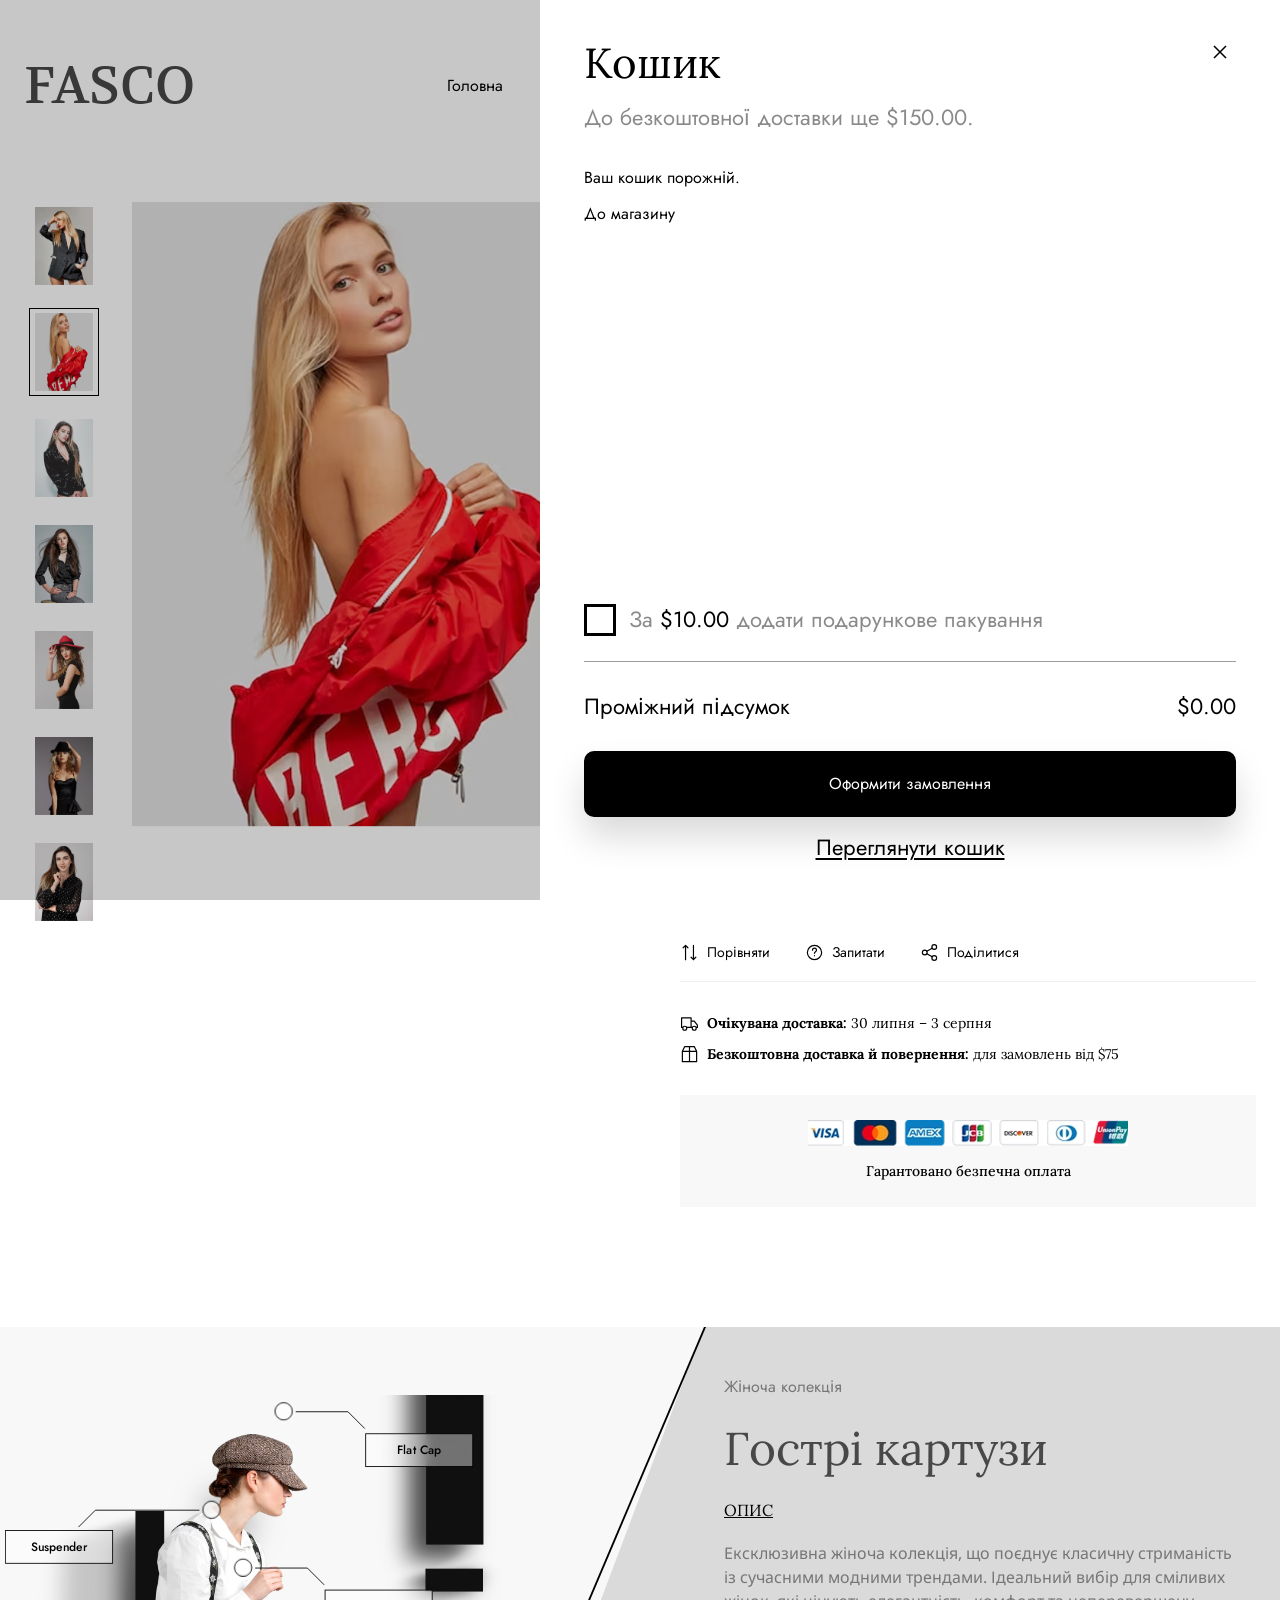
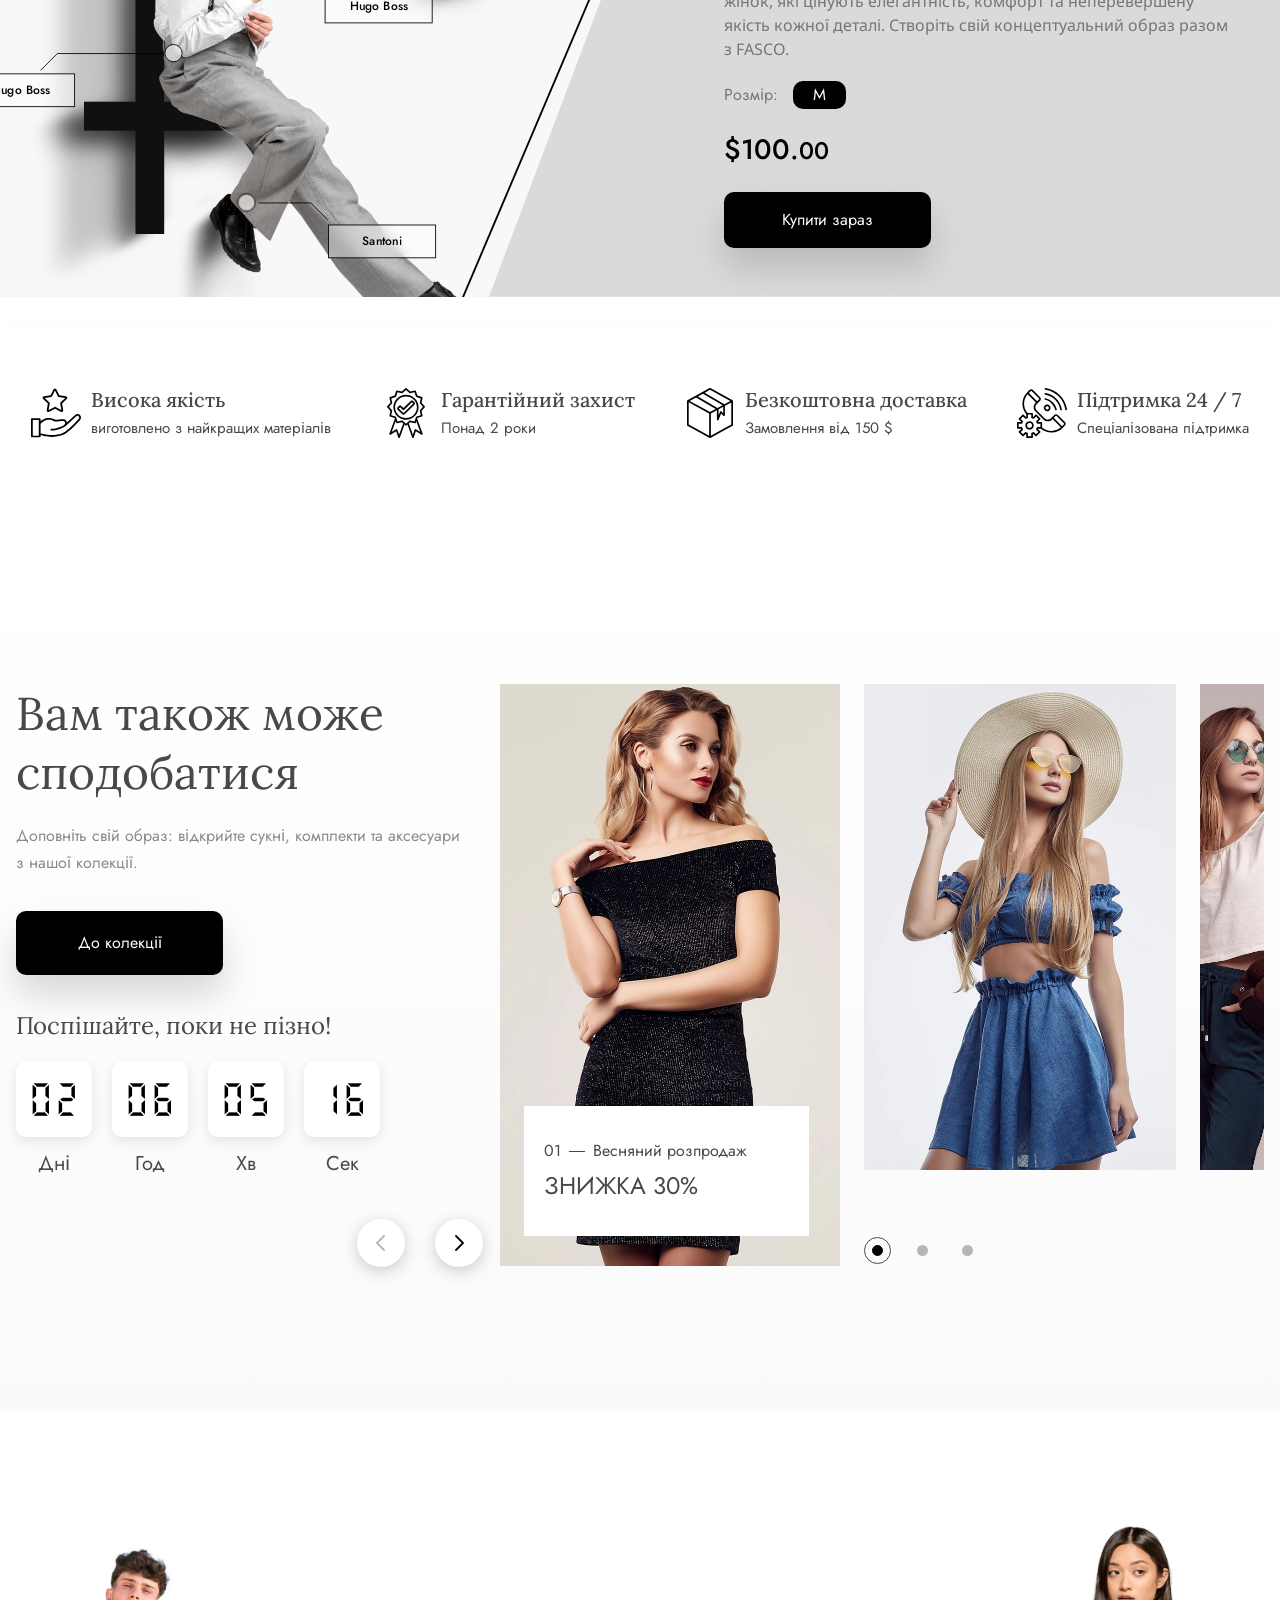
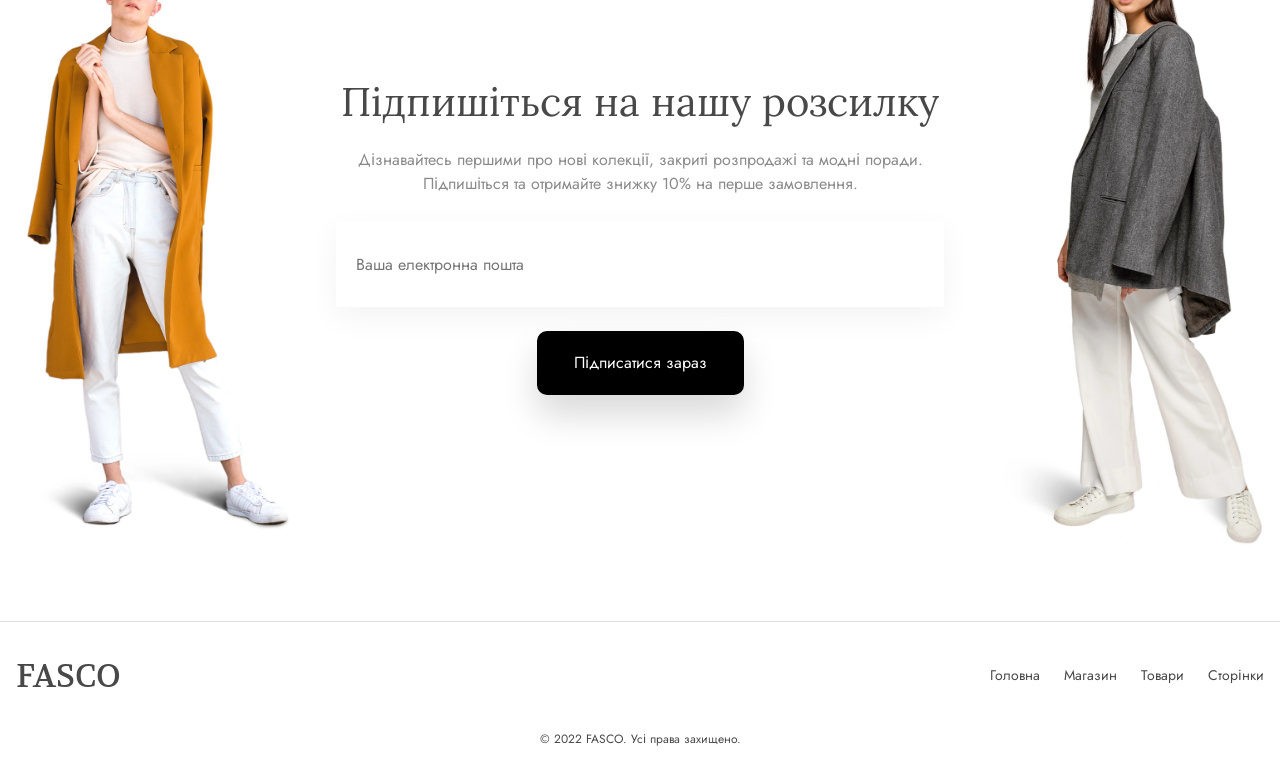
<file: minicart-page.html>
<!DOCTYPE html>
<html lang="uk">
<head>
    <meta charset="UTF-8">
    <meta name="viewport" content="width=device-width, initial-scale=1.0">
    <title>Мінікошик — FASCO</title>
    <meta name="description" content="Демонстрація мінікошика: червона вітрівка, фото, доступні розміри й кольори, ціна та інформація про доставку.">

    <link rel="icon" href="assets/images/favicon.png" type="image/png">

    <link rel="preconnect" href="https://fonts.googleapis.com">
    <link rel="preconnect" href="https://fonts.gstatic.com" crossorigin>
    <link rel="stylesheet" href="https://fonts.googleapis.com/css2?family=Jost:wght@400;500;600;700&amp;family=Lora:wght@400;500;600;700&amp;family=Noto+Sans:wght@400;500;600;700&amp;family=Volkhov:wght@400&amp;display=swap">
    
    <link rel="stylesheet" href="assets/css/product-style.css">
    <link rel="stylesheet" href="assets/css/minicart-style.css">
    <link rel="stylesheet" href="assets/css/components.css">
    
    <script src="assets/js/store.js" defer></script>
    <script src="assets/js/main.js" defer></script>
</head>

<body class="minicart-demo">
    <a class="skip-link" href="#product" inert>До товару</a>
    <header class="site-header" inert>
        <div class="header-container container">
            <a class="logo" href="index.html" aria-label="FASCO — головна">FASCO</a>
            <input class="visually-hidden nav-toggle" type="checkbox" id="product-menu-toggle">
            <nav class="main-nav" id="product-navigation" aria-label="Основна навігація">
                <a href="index.html">Головна</a>
                <a href="shop-page.html">Магазин</a>
                <a class="active" aria-current="page" href="product-page.html">Товари</a>
                <a class="pages-link" href="404.html">Сторінки</a>
            </nav>
            <div class="header-actions">

                <div class="search-control"><input class="visually-hidden search-toggle" type="checkbox"
                        id="search-toggle" aria-label="Відкрити або закрити пошук"><label
                        class="icon-button search-button" for="search-toggle"><svg class="icon" width="18" height="18"
                            aria-hidden="true">
                            <use href="assets/images/icons/sprite-product.svg#icon-search"></use>
                        </svg><span class="visually-hidden">Пошук</span></label>
                    <div class="search-panel"><label for="product-search">Пошук товарів</label><input type="search"
                            id="product-search" placeholder="Назва товару…"></div>
                </div>

                <button class="icon-button" type="button" aria-label="Особистий кабінет"><svg class="icon " width="24"
                        height="24" aria-hidden="true">
                        <use href="assets/images/icons/sprite-product.svg#icon-people"></use>
                    </svg></button>
                <label class="icon-button header-wish" for="wish-product"><span class="visually-hidden">Додати товар до бажаного</span><svg
                        class="icon " width="24" height="24" aria-hidden="true">
                        <use href="assets/images/icons/sprite-product.svg#icon-star"></use>
                    </svg></label>

                <button class="icon-button" type="button" aria-label="Кошик"><svg class="icon" width="24" height="24"
                        aria-hidden="true">
                        <use href="assets/images/icons/sprite-product.svg#icon-hand-bag"></use>
                    </svg></button>
            </div>

            <label class="icon-button menu-button" for="product-menu-toggle"><span class="visually-hidden">Відкрити або
                    закрити меню</span><svg class="icon " width="24" height="24" aria-hidden="true">
                    <use href="assets/images/icons/sprite-product.svg#icon-menu"></use>
                </svg></label>
        </div>
    </header>

    <main inert>
        <section class="product-section container" id="product" aria-labelledby="product-title" hidden>
            <div class="product-gallery" role="group" aria-label="Фотографії товарів колекції">
                <ul class="product-thumbnails" aria-label="Мініатюри колекції">
                    <li><img src="assets/images/shop/shop-long-coat.webp" alt="Модель у чорному жакеті" width="60"
                            height="80">
                    </li>
                    <li class="selected" aria-current="true"><img src="assets/images/shop/shop-red-jacket.webp"
                            alt="Модель у червоній вітрівці" width="60" height="80"></li>
                    <li><img src="assets/images/shop/shop-black-jacket.webp" alt="Модель у чорній куртці Rockstar"
                            width="60" height="80"></li>
                    <li><img src="assets/images/shop/shop-black-shirt.webp" alt="Модель у чорній сорочці"
                            width="60" height="80"></li>
                    <li><img src="assets/images/shop/shop-red-hat.webp" alt="Модель у червоному капелюсі"
                            width="60" height="80"></li>
                    <li><img src="assets/images/shop/shop-black-top.webp" alt="Модель у чорному топі" width="60"
                            height="80"></li>
                    <li><img src="assets/images/shop/shop-dot-dress.webp" alt="Модель у чорній сукні в горошок" width="60"
                            height="80"></li>
                </ul>
                <figure class="product-photo"><img src="assets/images/shop/shop-red-jacket.webp"
                        alt="Модель у червоній вітрівці — основне фото товару з макета FASCO" width="604" height="806"
                        fetchpriority="high"></figure>
            </div>

            <div class="product-details">
                <p class="product-brand">FASCO</p>
                <div class="product-heading">
                    <h1 id="product-title">Червона вітрівка</h1>
                    <div class="wishlist-control"><input class="visually-hidden" type="checkbox"
                            id="wish-product"><label class="wishlist-button" for="wish-product"><span
                                class="visually-hidden">Додати або прибрати товар
                                зі списку бажань</span><svg class="icon " width="24" height="24" aria-hidden="true">
                                <use href="assets/images/icons/sprite-product.svg#icon-star"></use>
                            </svg></label></div>
                </div>

                <div class="product-rating" role="img" aria-label="Оцінка 4 з 5, 3 відгуки"><span class="rating-stars"
                        aria-hidden="true"><svg class="icon " width="24" height="24" aria-hidden="true">
                            <use href="assets/images/icons/sprite-product.svg#icon-star-filled"></use>
                        </svg><svg class="icon " width="24" height="24" aria-hidden="true">
                            <use href="assets/images/icons/sprite-product.svg#icon-star-filled"></use>
                        </svg><svg class="icon " width="24" height="24" aria-hidden="true">
                            <use href="assets/images/icons/sprite-product.svg#icon-star-filled"></use>
                        </svg><svg class="icon " width="24" height="24" aria-hidden="true">
                            <use href="assets/images/icons/sprite-product.svg#icon-star-filled"></use>
                        </svg><svg class="icon " width="24" height="24" aria-hidden="true">
                            <use href="assets/images/icons/sprite-product.svg#icon-star-outline"></use>
                        </svg></span><span>(3)</span></div>

                <p class="product-price"><span>$39.00</span><del>$59.00</del><span class="sale-badge">ЗНИЖКА 33%</span>
                </p>
                <p class="viewing"><svg class="icon " width="24" height="24" aria-hidden="true">
                        <use href="assets/images/icons/sprite-product.svg#icon-eye"></use>
                    </svg><span>24 Людини зараз переглядають цей товар </span></p>

                <div class="sale-timer"><span>Поспішайте! Акція завершується:</span><span class="sale-timer-numbers" role="timer"
                        aria-label="0 днів, 5 годин, 59 хвилин, 47 секунд"><span>00</span><b>:</b><span>05</span><b>:</b><span>59</span><b>:</b><span>47</span></span>
                </div>
                <div class="stock-status">
                    <p>Залишилося лише <strong>9</strong> одиниць!</p>
                    <div class="stock-bar" role="img" aria-label="Залишок товару невеликий"><span></span></div>
                </div>


                <form class="product-options">
                    <fieldset class="size-picker">
                        <legend>Розмір: <span class="current-size size-M">M</span><span
                                class="current-size size-L">L</span><span class="current-size size-XL">XL</span><span
                                class="current-size size-XXL">XXL</span></legend>

                        <div class="size-options">
                            <input class="visually-hidden" type="radio" id="size-M" name="size" value="M" checked><label
                                for="size-M">M</label><input class="visually-hidden" type="radio" id="size-L"
                                name="size" value="L"><label for="size-L">L</label><input class="visually-hidden"
                                type="radio" id="size-XL" name="size" value="XL"><label for="size-XL">XL</label><input
                                class="visually-hidden" type="radio" id="size-XXL" name="size" value="XXL"><label
                                for="size-XXL">XXL</label>
                        </div>
                    </fieldset>

                    <fieldset class="color-picker">
                        <legend>Колір: <span class="current-color color-red">червоний</span><span
                                class="current-color color-black">чорний</span><span
                                class="current-color color-pink">рожевий</span></legend>

                        <div class="color-options">
                            <input class="visually-hidden" type="radio" id="color-red" name="color" value="red"
                                checked><label class="swatch swatch-red" for="color-red"><span
                                    class="visually-hidden">Червоний</span></label><input class="visually-hidden"
                                type="radio" id="color-black" name="color" value="black"><label
                                class="swatch swatch-black" for="color-black"><span
                                    class="visually-hidden">Чорний</span></label><input class="visually-hidden"
                                type="radio" id="color-pink" name="color" value="pink"><label class="swatch swatch-pink"
                                for="color-pink"><span class="visually-hidden">Рожевий</span></label>
                        </div>
                    </fieldset>

                    <div class="quantity-row">
                        <fieldset class="quantity-field">
                            <legend>Кількість</legend>
                            <div class="quantity-control quantity-static" role="group" aria-label="Кількість: 1">
                    <div class="quantity-state"><span aria-hidden="true">−</span><span class="quantity-value" aria-hidden="true">1</span><span aria-hidden="true">+</span></div>
                </div>
                        </fieldset><button class="add-to-cart" type="button">Додати до кошика</button>
                    </div>
                </form>

                <div class="product-tools"><button type="button"><svg class="icon " width="24" height="24"
                            aria-hidden="true">
                            <use href="assets/images/icons/sprite-product.svg#icon-compare"></use>
                        </svg><span>Порівняти</span></button><button type="button"><svg class="icon " width="24"
                            height="24" aria-hidden="true">
                            <use href="assets/images/icons/sprite-product.svg#icon-question"></use>
                        </svg><span>Запитати</span></button><button type="button"><svg class="icon " width="24"
                            height="24" aria-hidden="true">
                            <use href="assets/images/icons/sprite-product.svg#icon-share"></use>
                        </svg><span>Поділитися</span></button></div>

                <div class="delivery-info">
                    <p><svg class="icon " width="24" height="24" aria-hidden="true">
                            <use href="assets/images/icons/sprite-product.svg#icon-truck"></use>
                        </svg><span><strong>Очікувана доставка:</strong> 30 липня – 3 серпня</span></p>
                    <p><svg class="icon " width="24" height="24" aria-hidden="true">
                            <use href="assets/images/icons/sprite-product.svg#icon-return"></use>
                        </svg><span><strong>Безкоштовна доставка й повернення:</strong> для замовлень від $75</span></p>
                </div>
                
                <div class="secure-checkout"><img src="assets/images/product/payment-methods@2x.png"
                        alt="Visa, Mastercard, American Express, JCB, Discover, Diners Club і UnionPay" width="640"
                        height="51">
                    <p>Гарантовано безпечна оплата</p>
                </div>
            </div>
        </section>
        
    <section class="peaky-section">
        <div class="peaky-banner">
            <div class="model-wrapper">
                <img src="assets/images/peaky-model.webp" alt="Модель Гострі картузи" class="peaky-model-img">
            </div>

            <object type="image/svg+xml" data="assets/images/icons/peaky-lines-home.svg" class="peaky-lines-overlay" aria-label="Позначки деталей одягу: кепка, підтяжки, Hugo Boss та Santoni"></object>

            <div class="peaky-separator"></div>

            <div class="peaky-right-content-zone">
                <div class="peaky-content">
                    <p class="peaky-subtitle">Жіноча колекція</p>
                    <h2 class="peaky-title">Гострі картузи</h2>
                    
                    <h3 class="peaky-desc-title">ОПИС</h3> 
                    <p class="peaky-desc">Ексклюзивна жіноча колекція, що поєднує класичну стриманість із сучасними модними трендами. 
                        Ідеальний вибір для сміливих жінок, які цінують елегантність, комфорт та неперевершену якість кожної деталі. Створіть свій концептуальний образ разом з FASCO.</p>
                    
                    <div class="peaky-size-row">
                        <span class="size-label">Розмір:</span> 
                        <span class="size-badge">M</span>
                    </div>
                    
                    <div class="peaky-price">$100.<span class="peaky-cents">00</span></div>
                    <a class="btn-buy-peaky" href="shop-page.html">Купити зараз</a>
                </div>
            </div>
        </div>

        <div class="features-row">
            <div class="feature-box">
                <svg class="feature-icon" width="51" height="50" viewBox="0 0 51 50" role="img" aria-label="Рука і зірка" focusable="false"><use href="assets/images/icons/sprite-product.svg#peaky-hand-and-star"></use></svg>
                <div class="feature-text">
                    <h3>Висока якість</h3>
                    <p>виготовлено з найкращих матеріалів</p>
                </div>
            </div>
            <div class="feature-box">
                <svg class="feature-icon" width="38" height="50" viewBox="0 0 38 50" role="img" aria-label="Значок" focusable="false"><use href="assets/images/icons/sprite-product.svg#peaky-badge"></use></svg>
                <div class="feature-text">
                    <h3>Гарантійний захист</h3> 
                    <p>Понад 2 роки</p>
                </div>
            </div>
            <div class="feature-box">
                <svg class="feature-icon" width="46" height="50" viewBox="0 0 46 50" role="img" aria-label="Коробка" focusable="false"><use href="assets/images/icons/sprite-product.svg#peaky-box"></use></svg>
                <div class="feature-text">
                    <h3>Безкоштовна доставка</h3> 
                    <p>Замовлення від 150 $</p>
                </div>
            </div>
            <div class="feature-box">
                <svg class="feature-icon" width="50" height="50" viewBox="0 0 50 50" role="img" aria-label="Підтримка" focusable="false"><use href="assets/images/icons/sprite-product.svg#peaky-phone"></use></svg>
                <div class="feature-text">
                    <h3>Підтримка 24 / 7</h3> 
                    <p>Спеціалізована підтримка</p>
                </div>
            </div>
        </div>
    </section>

    <section class="deals-section" aria-labelledby="related-title">
        <div class="deals-container">
            <div class="deals-content">
                <h2 class="deals-title" id="related-title">Вам також може сподобатися</h2>
                <p class="deals-desc">Доповніть свій образ: відкрийте сукні, комплекти та аксесуари з нашої колекції.</p>
                
                <a class="btn-buy-now" href="shop-page.html">До колекції</a>
                
                <h3 class="deals-subtitle">Поспішайте, поки не пізно!</h3>
                
                <div class="timer-wrapper">
                    <div class="timer-item">
                        <div class="timer-box"><span class="timer-num">02</span></div>
                        <span class="timer-label">Дні</span>
                    </div>
                    <div class="timer-item">
                        <div class="timer-box"><span class="timer-num">06</span></div>
                        <span class="timer-label">Год</span>
                    </div>
                    <div class="timer-item">
                        <div class="timer-box"><span class="timer-num">05</span></div>
                        <span class="timer-label">Хв</span>
                    </div>
                    <div class="timer-item">
                        <div class="timer-box"><span class="timer-num">30</span></div>
                        <span class="timer-label">Сек</span>
                    </div>
                </div>
            </div>

            <div class="deals-slider">
                <div class="slider-nav">
                    <button class="nav-btn prev-btn" aria-label="Попередній">
                        <svg width="78" height="78" viewBox="0 0 78 78" aria-hidden="true" focusable="false"><use href="assets/images/icons/sprite-product.svg#deals-btn-prev"></use></svg>
                    </button>
                    <button class="nav-btn next-btn" aria-label="Наступний">
                        <svg width="78" height="78" viewBox="0 0 78 78" aria-hidden="true" focusable="false"><use href="assets/images/icons/sprite-product.svg#deals-btn-next"></use></svg>
                    </button>
                </div>

                <div class="slider-track">
                    <div class="slide-item main-slide">
                        <img src="assets/images/deal-black-dress.webp" alt="Жінка в чорній сукні" class="slide-img flipped-img">
                        
                        <div class="discount-card">
                            <div class="discount-header">
                                <span class="discount-num">01</span>
                                <span class="discount-line"></span>
                                <span class="discount-name">Весняний розпродаж</span>
                            </div>
                            <div class="discount-value">ЗНИЖКА 30%</div>
                        </div>
                    </div>

                    <div class="secondary-slides-wrapper">
                        <div class="secondary-slides">
                            <div class="slide-item secondary-slide">
                                <img src="assets/images/deal-blue-set.webp" alt="Жінка в синій сукні" class="slide-img">
                            </div>
                            
                            <div class="slide-item secondary-slide">
                                <img src="assets/images/deal-casual-outfit.webp" alt="Дівчина в повсякденному одязі" class="slide-img">
                            </div>
                        </div>

                        <div class="slider-pagination">
                            <div class="dot active-dot">
                                <svg width="27" height="27" viewBox="0 0 27 27" role="img" aria-label="Активна крапка" focusable="false"><use href="assets/images/icons/sprite-product.svg#deals-dot-active"></use></svg>
                            </div>
                            <div class="dot">
                                <svg width="11" height="11" viewBox="0 0 11 11" role="img" aria-label="Неактивна крапка" focusable="false"><use href="assets/images/icons/sprite-product.svg#deals-dot-inactive"></use></svg>
                            </div>
                            <div class="dot">
                                <svg width="11" height="11" viewBox="0 0 11 11" role="img" aria-label="Неактивна крапка" focusable="false"><use href="assets/images/icons/sprite-product.svg#deals-dot-inactive"></use></svg>
                            </div>
                            <div class="dot">
                                <svg width="11" height="11" viewBox="0 0 11 11" role="img" aria-label="Неактивна крапка" focusable="false"><use href="assets/images/icons/sprite-product.svg#deals-dot-inactive"></use></svg>
                            </div>
                        </div>
                    </div> 
                </div> 
            </div> 
        </div> 
    </section>

    <section class="newsletter-section">
        <img src="assets/images/newsletter-boy-orange-coat.webp" alt="Хлопець в помаранчевій куртці" class="news-img-man">
        
        <div class="newsletter-content">
            <h2>Підпишіться на нашу розсилку</h2>
            <p>Дізнавайтесь першими про нові колекції, закриті розпродажі та модні поради. Підпишіться та отримайте знижку 10% на перше замовлення.</p>
            
            <form class="newsletter-form">
                <label class="newsletter-label" for="newsletter-email">Електронна пошта</label>
                <input type="email" id="newsletter-email" name="email" placeholder="Ваша електронна пошта" autocomplete="email" required>
                <button type="button" class="btn-subscribe">Підписатися зараз</button>
            </form>
        </div>

        <img src="assets/images/newsletter-girl-grey-jacket.webp" alt="Дівчина в сірій куртці" class="news-img-woman">
    </section>

    </main>
    <footer class="main-footer" inert>
        <div class="footer-container">
            <a href="index.html" class="footer-logo">FASCO</a>
            <nav class="footer-nav" aria-label="Навігація у футері">
                <a href="index.html">Головна</a>
                <a href="shop-page.html">Магазин</a>
                <a href="product-page.html" aria-current="page">Товари</a>
                <a class="pages-link" href="404.html">Сторінки</a>
            </nav>
        </div>
        <p class="copyright">© 2022 FASCO. Усі права захищено.</p>
    </footer>

    <a class="mini-preview-backdrop" href="product-page.html" tabindex="-1" aria-hidden="true"></a>
    <div class="mini-panel" id="minicart-panel" role="dialog" aria-labelledby="mini-title" tabindex="-1">
        <div class="mini-header">
            <h2 id="mini-title">Кошик</h2><a class="mini-close" href="product-page.html" aria-label="Закрити мінікошик"><svg
                    width="20" height="20" viewBox="0 0 20 20" aria-hidden="true">
                    <path d="m4 4 12 12M16 4 4 16" fill="none" stroke="currentColor" stroke-width="1.5" />
                </svg></a>
        </div>

        <p class="mini-shipping">Ще <strong>$122.35</strong> — і буде <strong>безкоштовна доставка</strong></p>
        <div class="mini-product"><a class="mini-photo" href="product-page.html"><img
                    src="assets/images/shop/shop-red-jacket.webp" alt="Червона вітрівка" width="604" height="806"></a>

            <div class="mini-product-info">
                <h3><a href="product-page.html">Червона вітрівка</a></h3>
                <p class="mini-color">Колір: червоний</p>
                <p class="mini-unit-price">$39.00</p>

                <div class="mini-quantity quantity-static" role="group" aria-label="Кількість: 1">
                    <div class="mini-qty-state"><span aria-hidden="true">−</span><span class="mini-value" aria-hidden="true">01</span><span aria-hidden="true">+</span></div>
                </div>
            </div>
        </div>

        <div class="mini-bottom"><label class="mini-wrap"><input type="checkbox" id="mini-gift-wrap"
                    name="mini-gift-wrap"><span>За <strong>$10.00</strong> додати подарункове пакування</span></label>
            <div class="mini-subtotal"><span>Проміжний підсумок</span><span>$39.00</span></div><a class="mini-checkout"
                href="cart-page.html">Оформити замовлення</a><a class="mini-view-cart" href="cart-page.html">Переглянути
                кошик</a>
        </div>
    </div>
</body>
</html>
</file>
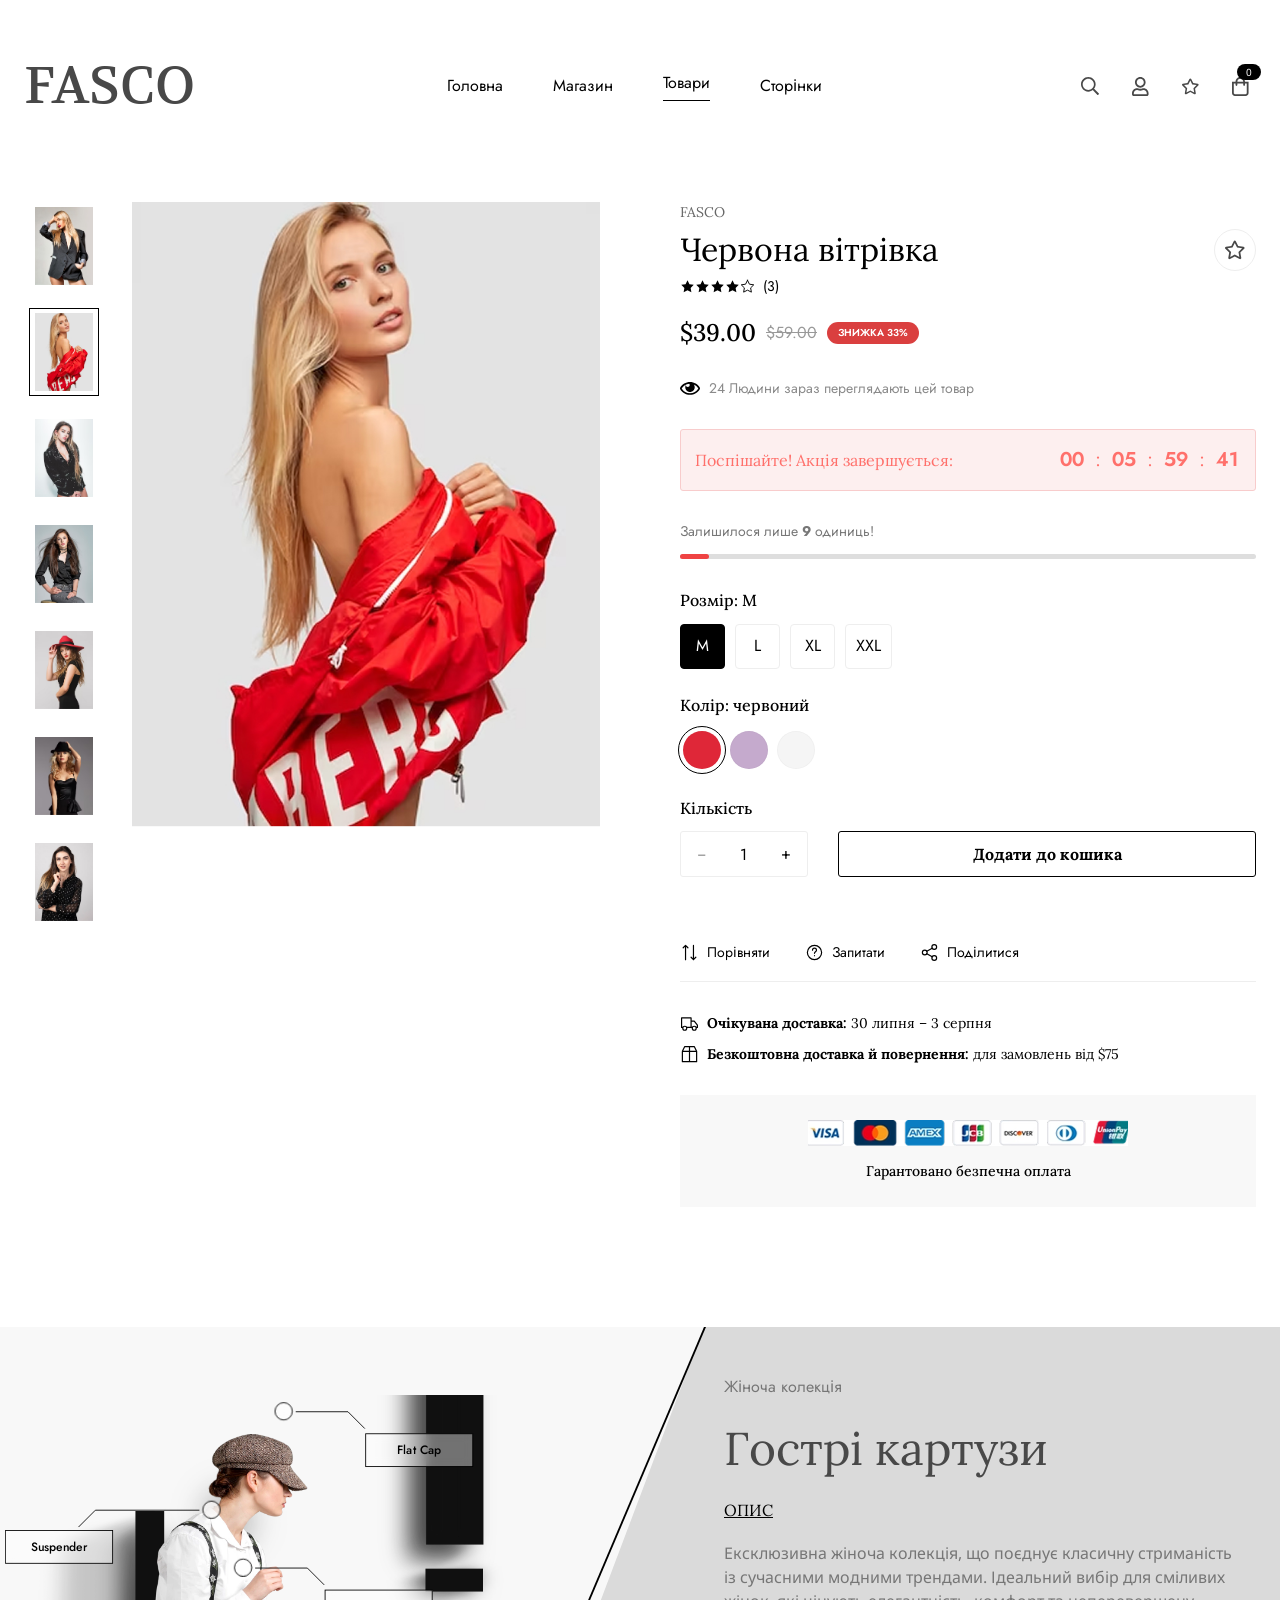
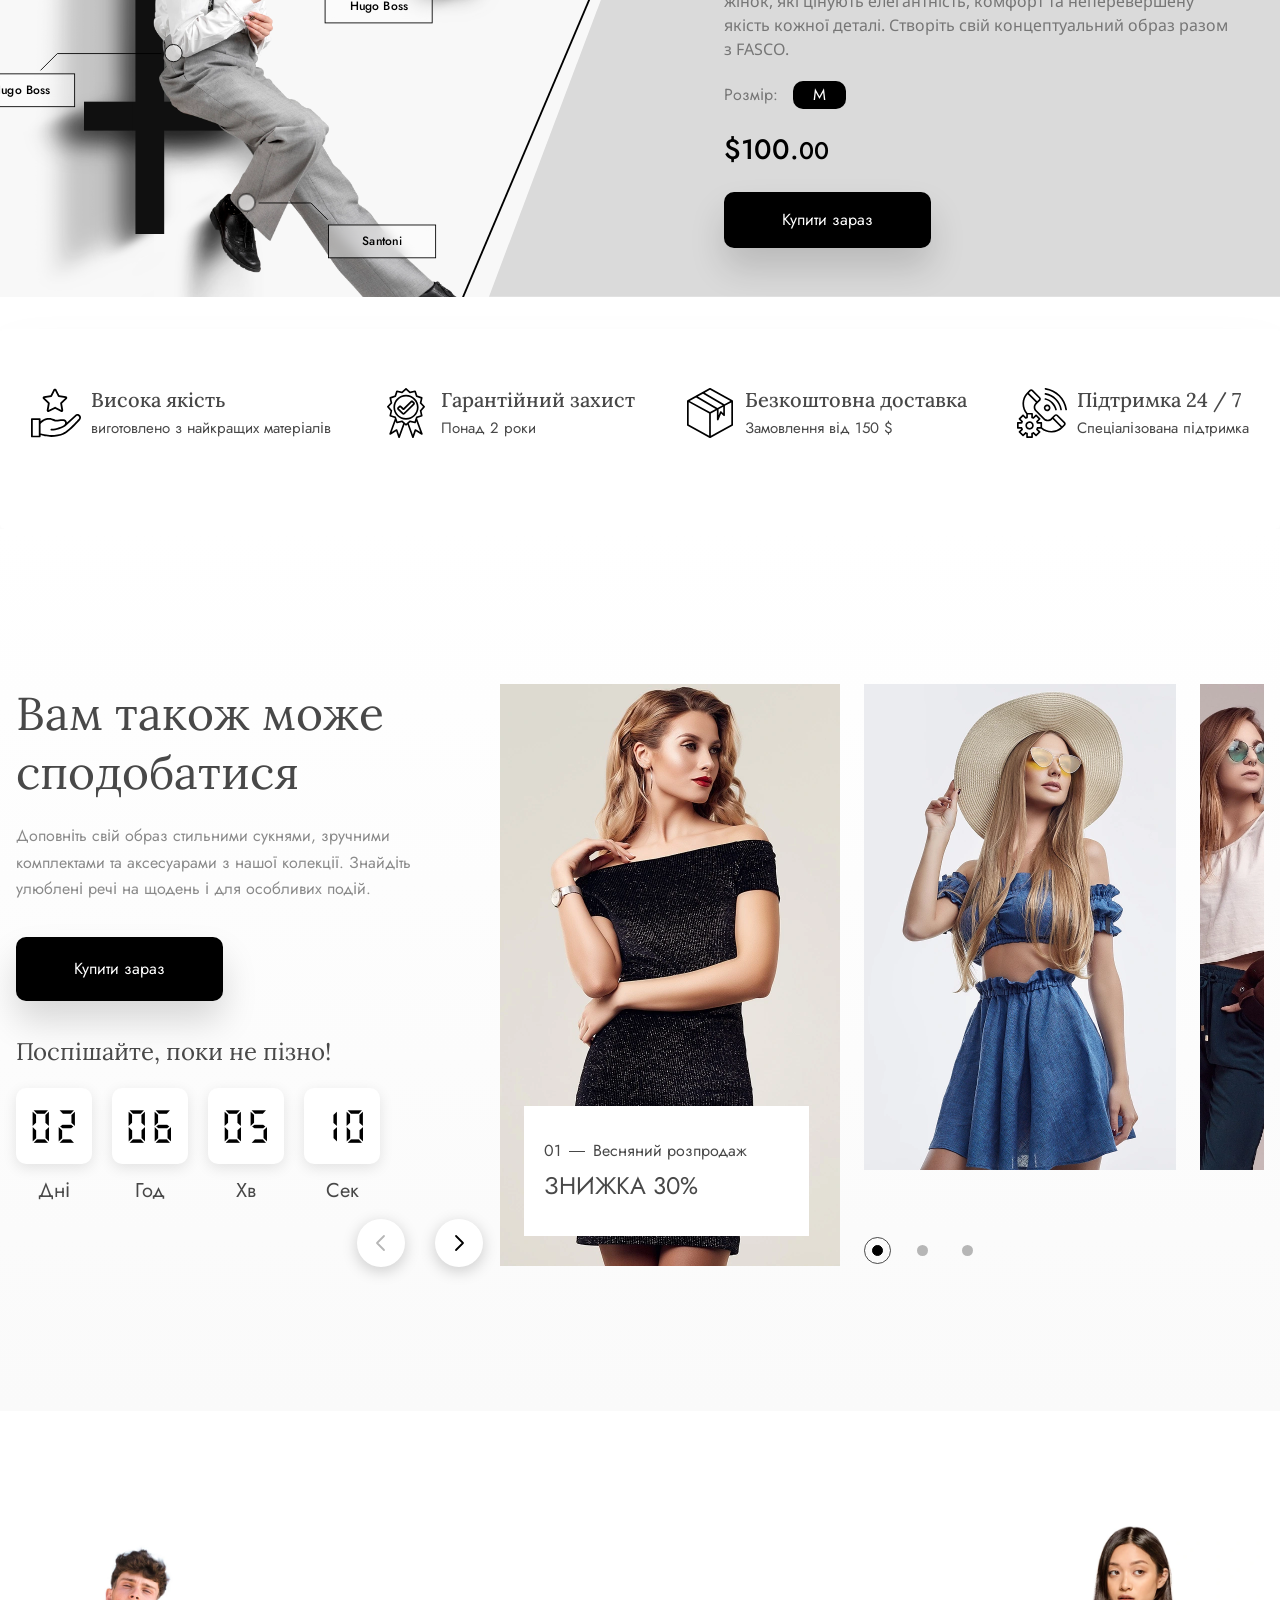
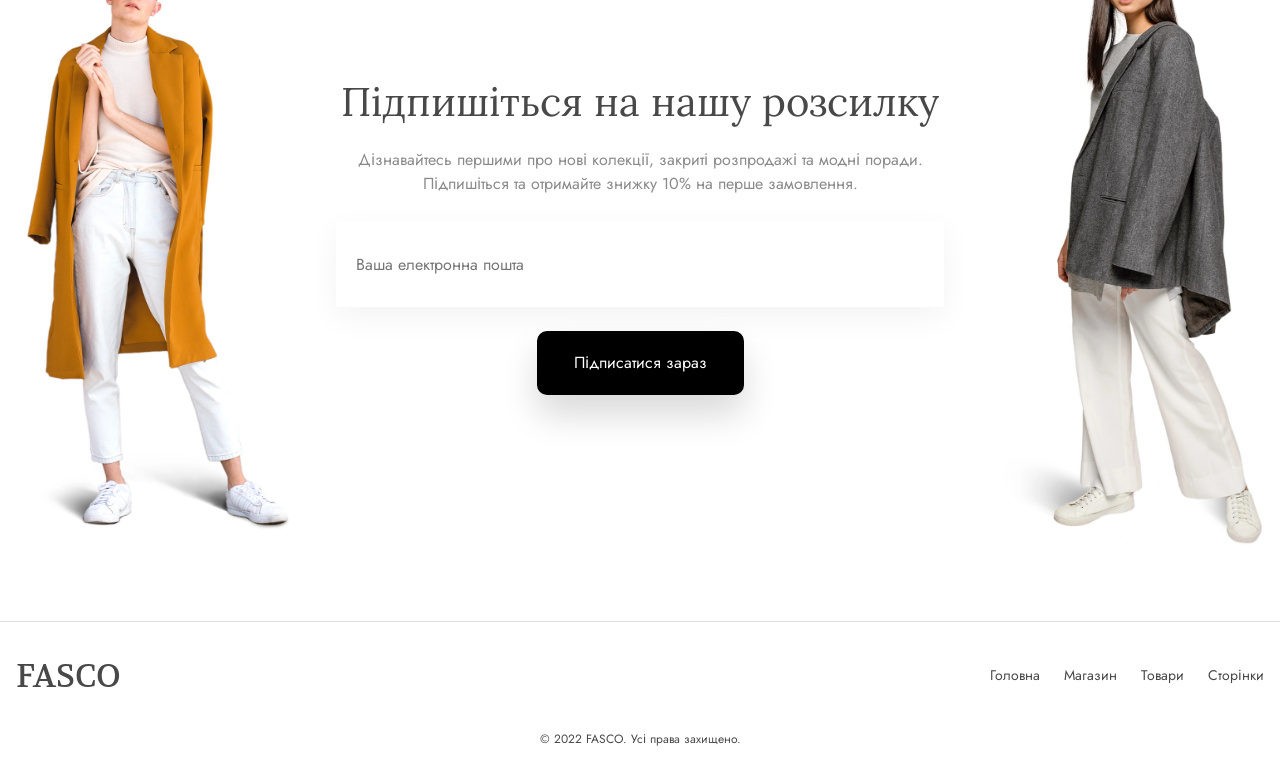
<file: product-page.html>
<!DOCTYPE html>
<html lang="uk">
<head>
    <meta charset="UTF-8">
    <meta name="viewport" content="width=device-width, initial-scale=1.0">
    <title>Червона вітрівка — FASCO</title>
    <meta name="description" content="Червона вітрівка: фото, доступні розміри й кольори, ціна та інформація про доставку.">

    <link rel="icon" href="assets/images/favicon.png" type="image/png">
    <link rel="preconnect" href="https://fonts.googleapis.com">
    <link rel="preconnect" href="https://fonts.gstatic.com" crossorigin>
    <link rel="stylesheet" href="https://fonts.googleapis.com/css2?family=Jost:wght@400;500;600;700&amp;family=Lora:wght@400;500;600;700&amp;family=Noto+Sans:wght@400;500;600;700&amp;family=Volkhov:wght@400&amp;display=swap">
    
    <link rel="stylesheet" href="assets/css/product-style.css">
    <link rel="stylesheet" href="assets/css/minicart-style.css">
    <link rel="stylesheet" href="assets/css/components.css">

    <script src="assets/js/store.js" defer></script>
    <script src="assets/js/main.js" defer></script>
</head>

<body>
    <a class="skip-link" href="#product">До товару</a>
    <header class="site-header">
        <div class="header-container container">
            <a class="logo" href="index.html" aria-label="FASCO — головна">FASCO</a>
            <input class="visually-hidden nav-toggle" type="checkbox" id="product-menu-toggle">
            <nav class="main-nav" id="product-navigation" aria-label="Основна навігація">
                <a href="index.html">Головна</a>
                <a href="shop-page.html">Магазин</a>
                <a class="active" aria-current="page" href="product-page.html">Товари</a>
                <a class="pages-link" href="404.html">Сторінки</a>
            </nav>
    
            <div class="header-actions">
                <div class="search-control"><input class="visually-hidden search-toggle" type="checkbox" id="search-toggle"
                        aria-label="Відкрити або закрити пошук"><label class="icon-button search-button"
                        for="search-toggle"><svg class="icon" width="18" height="18" aria-hidden="true">
                            <use href="assets/images/icons/sprite-product.svg#icon-search"></use>
                        </svg><span class="visually-hidden">Пошук</span></label>
                    <div class="search-panel"><label for="product-search">Пошук товарів</label><input type="search"
                            id="product-search" placeholder="Назва товару…"></div>
                </div>
    
                <button class="icon-button" type="button" aria-label="Особистий кабінет"><svg class="icon " width="24"
                        height="24" aria-hidden="true">
                        <use href="assets/images/icons/sprite-product.svg#icon-people"></use>
                    </svg></button>
                <label class="icon-button header-wish" for="wish-product"><span class="visually-hidden">Додати товар до бажаного</span><svg
                        class="icon " width="24" height="24" aria-hidden="true">
                        <use href="assets/images/icons/sprite-product.svg#icon-star"></use>
                    </svg></label>
    
                <button class="icon-button" type="button" popovertarget="minicart-panel" aria-label="Кошик"><svg
                        class="icon" width="24" height="24" aria-hidden="true">
                        <use href="assets/images/icons/sprite-product.svg#icon-hand-bag"></use>
                    </svg></button>
            </div>
            <label class="icon-button menu-button" for="product-menu-toggle"><span class="visually-hidden">Відкрити або
                    закрити меню</span><svg class="icon " width="24" height="24" aria-hidden="true">
                    <use href="assets/images/icons/sprite-product.svg#icon-menu"></use>
                </svg></label>
        </div>
    </header>

    <main>
        <section class="product-section container" id="product" aria-labelledby="product-title" hidden>
            <div class="product-gallery" role="group" aria-label="Фотографії товарів колекції">
                <ul class="product-thumbnails" aria-label="Мініатюри колекції">
                    <li><img src="assets/images/shop/shop-long-coat.webp" alt="Модель у чорному жакеті" width="60" height="80">
                    </li>
                    <li class="selected" aria-current="true"><img src="assets/images/shop/shop-red-jacket.webp"
                            alt="Модель у червоній вітрівці" width="60" height="80"></li>
                    <li><img src="assets/images/shop/shop-black-jacket.webp" alt="Модель у чорній куртці Rockstar" width="60"
                            height="80"></li>
                    <li><img src="assets/images/shop/shop-black-shirt.webp" alt="Модель у чорній сорочці"
                            width="60" height="80"></li>
                    <li><img src="assets/images/shop/shop-red-hat.webp" alt="Модель у червоному капелюсі" width="60"
                            height="80"></li>
                    <li><img src="assets/images/shop/shop-black-top.webp" alt="Модель у чорному топі" width="60" height="80"></li>
                    <li><img src="assets/images/shop/shop-dot-dress.webp" alt="Модель у чорній сукні в горошок" width="60"
                            height="80"></li>
                </ul>
                <figure class="product-photo"><img src="assets/images/shop/shop-red-jacket.webp"
                        alt="Модель у червоній вітрівці — основне фото товару з макета FASCO" width="604" height="806"
                        fetchpriority="high"></figure>
            </div>

            <div class="product-details">
                <p class="product-brand">FASCO</p>
                <div class="product-heading">
                    <h1 id="product-title">Червона вітрівка</h1>
                    <div class="wishlist-control"><input class="visually-hidden" type="checkbox" id="wish-product"><label
                            class="wishlist-button" for="wish-product"><span class="visually-hidden">Додати або прибрати товар
                                зі списку бажань</span><svg class="icon " width="24" height="24" aria-hidden="true">
                                <use href="assets/images/icons/sprite-product.svg#icon-star"></use>
                            </svg></label></div>
                </div>

                <div class="product-rating" role="img" aria-label="Оцінка 4 з 5, 3 відгуки"><span class="rating-stars"
                        aria-hidden="true"><svg class="icon " width="24" height="24" aria-hidden="true">
                            <use href="assets/images/icons/sprite-product.svg#icon-star-filled"></use>
                        </svg><svg class="icon " width="24" height="24" aria-hidden="true">
                            <use href="assets/images/icons/sprite-product.svg#icon-star-filled"></use>
                        </svg><svg class="icon " width="24" height="24" aria-hidden="true">
                            <use href="assets/images/icons/sprite-product.svg#icon-star-filled"></use>
                        </svg><svg class="icon " width="24" height="24" aria-hidden="true">
                            <use href="assets/images/icons/sprite-product.svg#icon-star-filled"></use>
                        </svg><svg class="icon " width="24" height="24" aria-hidden="true">
                            <use href="assets/images/icons/sprite-product.svg#icon-star-outline"></use>
                        </svg></span><span>(3)</span></div>
                <p class="product-price"><span>$39.00</span><del>$59.00</del><span class="sale-badge">ЗНИЖКА 33%</span></p>
                <p class="viewing"><svg class="icon " width="24" height="24" aria-hidden="true">
                        <use href="assets/images/icons/sprite-product.svg#icon-eye"></use>
                    </svg><span>24 Людини зараз переглядають цей товар </span></p>

                <div class="sale-timer"><span>Поспішайте! Акція завершується:</span><span class="sale-timer-numbers" role="timer"
                        aria-label="0 днів, 5 годин, 59 хвилин, 47 секунд"><span>00</span><b>:</b><span>05</span><b>:</b><span>59</span><b>:</b><span>47</span></span>
                </div>
                <div class="stock-status">
                    <p>Залишилося лише <strong>9</strong> одиниць!</p>
                    <div class="stock-bar" role="img" aria-label="Залишок товару невеликий"><span></span></div>
                </div>

                <form class="product-options">
                    <fieldset class="size-picker">
                        <legend>Розмір: <span class="current-size size-M">M</span><span class="current-size size-L">L</span><span
                                class="current-size size-XL">XL</span><span class="current-size size-XXL">XXL</span></legend>
                        <div class="size-options">
                            <input class="visually-hidden" type="radio" id="size-M" name="size" value="M" checked><label
                                for="size-M">M</label><input class="visually-hidden" type="radio" id="size-L" name="size"
                                value="L"><label for="size-L">L</label><input class="visually-hidden" type="radio" id="size-XL"
                                name="size" value="XL"><label for="size-XL">XL</label><input class="visually-hidden" type="radio"
                                id="size-XXL" name="size" value="XXL"><label for="size-XXL">XXL</label>
                        </div>
                    </fieldset>
                
                    <fieldset class="color-picker">
                        <legend>Колір: <span class="current-color color-red">червоний</span><span
                                class="current-color color-black">чорний</span><span class="current-color color-pink">рожевий</span>
                        </legend>
                        <div class="color-options">
                            <input class="visually-hidden" type="radio" id="color-red" name="color" value="red" checked><label
                                class="swatch swatch-red" for="color-red"><span class="visually-hidden">Червоний</span></label><input
                                class="visually-hidden" type="radio" id="color-black" name="color" value="black"><label
                                class="swatch swatch-black" for="color-black"><span class="visually-hidden">Чорний</span></label><input
                                class="visually-hidden" type="radio" id="color-pink" name="color" value="pink"><label
                                class="swatch swatch-pink" for="color-pink"><span class="visually-hidden">Рожевий</span></label>
                        </div>
                    </fieldset>
                
                    <div class="quantity-row">
                        <fieldset class="quantity-field">
                            <legend>Кількість</legend>
                            <div class="quantity-control quantity-static" role="group" aria-label="Кількість: 1">
                                <div class="quantity-state"><span aria-hidden="true">−</span><span class="quantity-value"
                                        aria-hidden="true">1</span><span aria-hidden="true">+</span></div>
                            </div>
                        </fieldset><button class="add-to-cart" type="button" popovertarget="minicart-panel">Додати до кошика</button>
                    </div>
                </form>

                <div class="product-tools"><button type="button"><svg class="icon " width="24" height="24" aria-hidden="true">
                            <use href="assets/images/icons/sprite-product.svg#icon-compare"></use>
                        </svg><span>Порівняти</span></button><button type="button"><svg class="icon " width="24" height="24"
                            aria-hidden="true">
                            <use href="assets/images/icons/sprite-product.svg#icon-question"></use>
                        </svg><span>Запитати</span></button><button type="button"><svg class="icon " width="24" height="24"
                            aria-hidden="true">
                            <use href="assets/images/icons/sprite-product.svg#icon-share"></use>
                        </svg><span>Поділитися</span></button></div>

                <div class="delivery-info">
                    <p><svg class="icon " width="24" height="24" aria-hidden="true">
                            <use href="assets/images/icons/sprite-product.svg#icon-truck"></use>
                        </svg><span><strong>Очікувана доставка:</strong> 30 липня – 3 серпня</span></p>
                    <p><svg class="icon " width="24" height="24" aria-hidden="true">
                            <use href="assets/images/icons/sprite-product.svg#icon-return"></use>
                        </svg><span><strong>Безкоштовна доставка й повернення:</strong> для замовлень від $75</span></p>
                </div>

                <div class="secure-checkout"><img src="assets/images/product/payment-methods@2x.png"
                        alt="Visa, Mastercard, American Express, JCB, Discover, Diners Club і UnionPay" width="640" height="51">
                    <p>Гарантовано безпечна оплата</p>
                </div>
            </div>
        </section>
        
    <section class="peaky-section">
        <div class="peaky-banner">
            <div class="model-wrapper">
                <img src="assets/images/peaky-model.webp" alt="Модель Гострі картузи" class="peaky-model-img">
            </div>

            <object type="image/svg+xml" data="assets/images/icons/peaky-lines-home.svg" class="peaky-lines-overlay" aria-label="Позначки деталей одягу: кепка, підтяжки, Hugo Boss та Santoni"></object>

            <div class="peaky-separator"></div>

            <div class="peaky-right-content-zone">
                <div class="peaky-content">
                    <p class="peaky-subtitle">Жіноча колекція</p>
                    <h2 class="peaky-title">Гострі картузи</h2>
                    
                    <h3 class="peaky-desc-title">ОПИС</h3> 
                    <p class="peaky-desc">Ексклюзивна жіноча колекція, що поєднує класичну стриманість із сучасними модними трендами. 
                        Ідеальний вибір для сміливих жінок, які цінують елегантність, комфорт та неперевершену якість кожної деталі. Створіть свій концептуальний образ разом з FASCO.</p>
                    
                    <div class="peaky-size-row">
                        <span class="size-label">Розмір:</span> 
                        <span class="size-badge">M</span>
                    </div>
                    
                    <div class="peaky-price">$100.<span class="peaky-cents">00</span></div>
                    <a class="btn-buy-peaky" href="shop-page.html">Купити зараз</a>
                </div>
            </div>
        </div>

        <div class="features-row">
            <div class="feature-box">
                <svg class="feature-icon" width="51" height="50" viewBox="0 0 51 50" role="img" aria-label="Рука і зірка" focusable="false"><use href="assets/images/icons/sprite-product.svg#peaky-hand-and-star"></use></svg>
                <div class="feature-text">
                    <h3>Висока якість</h3>
                    <p>виготовлено з найкращих матеріалів</p>
                </div>
            </div>
            
            <div class="feature-box">
                <svg class="feature-icon" width="38" height="50" viewBox="0 0 38 50" role="img" aria-label="Значок" focusable="false"><use href="assets/images/icons/sprite-product.svg#peaky-badge"></use></svg>
                <div class="feature-text">
                    <h3>Гарантійний захист</h3> 
                    <p>Понад 2 роки</p>
                </div>
            </div>

            <div class="feature-box">
                <svg class="feature-icon" width="46" height="50" viewBox="0 0 46 50" role="img" aria-label="Коробка" focusable="false"><use href="assets/images/icons/sprite-product.svg#peaky-box"></use></svg>
                <div class="feature-text">
                    <h3>Безкоштовна доставка</h3> 
                    <p>Замовлення від 150 $</p>
                </div>
            </div>

            <div class="feature-box">
                <svg class="feature-icon" width="50" height="50" viewBox="0 0 50 50" role="img" aria-label="Підтримка" focusable="false"><use href="assets/images/icons/sprite-product.svg#peaky-phone"></use></svg>
                <div class="feature-text">
                    <h3>Підтримка 24 / 7</h3> 
                    <p>Спеціалізована підтримка</p>
                </div>
            </div>
        </div>
    </section>

    <section class="deals-section" aria-labelledby="related-title">
        <div class="deals-container">
            <div class="deals-content">
                <h2 class="deals-title" id="related-title">Вам також може сподобатися</h2>
                <p class="deals-desc">
                    Доповніть свій образ стильними сукнями, зручними комплектами
                    та аксесуарами з нашої колекції. Знайдіть улюблені речі
                    на щодень і для особливих подій.
                </p>
                
                <a class="btn-buy-now" href="shop-page.html">Купити зараз</a>
                
                <h3 class="deals-subtitle">Поспішайте, поки не пізно!</h3>
                
                <div class="timer-wrapper">
                    <div class="timer-item">
                        <div class="timer-box"><span class="timer-num">02</span></div>
                        <span class="timer-label">Дні</span>
                    </div>
                    <div class="timer-item">
                        <div class="timer-box"><span class="timer-num">06</span></div>
                        <span class="timer-label">Год</span>
                    </div>
                    <div class="timer-item">
                        <div class="timer-box"><span class="timer-num">05</span></div>
                        <span class="timer-label">Хв</span>
                    </div>
                    <div class="timer-item">
                        <div class="timer-box"><span class="timer-num">30</span></div>
                        <span class="timer-label">Сек</span>
                    </div>
                </div>
            </div>

            <div class="deals-slider">
                <div class="slider-nav">
                    <button class="nav-btn prev-btn" aria-label="Попередній">
                        <svg width="78" height="78" viewBox="0 0 78 78" aria-hidden="true" focusable="false"><use href="assets/images/icons/sprite-product.svg#deals-btn-prev"></use></svg>
                    </button>
                    <button class="nav-btn next-btn" aria-label="Наступний">
                        <svg width="78" height="78" viewBox="0 0 78 78" aria-hidden="true" focusable="false"><use href="assets/images/icons/sprite-product.svg#deals-btn-next"></use></svg>
                    </button>
                </div>

                <div class="slider-track">
                    <div class="slide-item main-slide">
                        <img src="assets/images/deal-black-dress.webp" alt="Жінка в чорній сукні" class="slide-img flipped-img">
                        
                        <div class="discount-card">
                            <div class="discount-header">
                                <span class="discount-num">01</span>
                                <span class="discount-line"></span>
                                <span class="discount-name">Весняний розпродаж</span>
                            </div>
                            <div class="discount-value">ЗНИЖКА 30%</div>
                        </div>
                    </div>

                    <div class="secondary-slides-wrapper">
                        <div class="secondary-slides">
                            <div class="slide-item secondary-slide">
                                <img src="assets/images/deal-blue-set.webp" alt="Жінка в синій сукні" class="slide-img">
                            </div>
                            
                            <div class="slide-item secondary-slide">
                                <img src="assets/images/deal-casual-outfit.webp" alt="Дівчина в повсякденному одязі" class="slide-img">
                            </div>
                        </div>

                        <div class="slider-pagination">
                            <div class="dot active-dot">
                                <svg width="27" height="27" viewBox="0 0 27 27" role="img" aria-label="Активна крапка" focusable="false"><use href="assets/images/icons/sprite-product.svg#deals-dot-active"></use></svg>
                            </div>
                            <div class="dot">
                                <svg width="11" height="11" viewBox="0 0 11 11" role="img" aria-label="Неактивна крапка" focusable="false"><use href="assets/images/icons/sprite-product.svg#deals-dot-inactive"></use></svg>
                            </div>
                            <div class="dot">
                                <svg width="11" height="11" viewBox="0 0 11 11" role="img" aria-label="Неактивна крапка" focusable="false"><use href="assets/images/icons/sprite-product.svg#deals-dot-inactive"></use></svg>
                            </div>
                            <div class="dot">
                                <svg width="11" height="11" viewBox="0 0 11 11" role="img" aria-label="Неактивна крапка" focusable="false"><use href="assets/images/icons/sprite-product.svg#deals-dot-inactive"></use></svg>
                            </div>
                        </div>
                    </div> 
                </div> 
            </div> 
        </div> 
    </section>

    <section class="newsletter-section">
        <img src="assets/images/newsletter-boy-orange-coat.webp" alt="Хлопець в помаранчевій куртці" class="news-img-man">
        
        <div class="newsletter-content">
            <h2>Підпишіться на нашу розсилку</h2>
            <p>Дізнавайтесь першими про нові колекції, закриті розпродажі та модні поради. Підпишіться та отримайте знижку 10% на перше замовлення.</p>
            
            <form class="newsletter-form">
                <label class="newsletter-label" for="newsletter-email">Електронна пошта</label>
                <input type="email" id="newsletter-email" name="email" placeholder="Ваша електронна пошта" autocomplete="email" required>
                <button type="button" class="btn-subscribe">Підписатися зараз</button>
            </form>
        </div>

        <img src="assets/images/newsletter-girl-grey-jacket.webp" alt="Дівчина в сірій куртці" class="news-img-woman">
    </section>

    </main>
    <footer class="main-footer">
        <div class="footer-container">
            <a href="index.html" class="footer-logo">FASCO</a>
            <nav class="footer-nav" aria-label="Навігація у футері">
                <a href="index.html">Головна</a>
                <a href="shop-page.html">Магазин</a>
                <a href="product-page.html" aria-current="page">Товари</a>
                <a class="pages-link" href="404.html">Сторінки</a>
            </nav>
        </div>
        <p class="copyright">© 2022 FASCO. Усі права захищено.</p>
    </footer>

    <div class="mini-panel" id="minicart-panel" popover="auto" role="dialog" aria-labelledby="mini-title" tabindex="-1">
        <div class="mini-header">
            <h2 id="mini-title">Кошик</h2><button class="mini-close" type="button" popovertarget="minicart-panel"
                popovertargetaction="hide" aria-label="Закрити мінікошик"><svg width="20" height="20" viewBox="0 0 20 20"
                    aria-hidden="true">
                    <path d="m4 4 12 12M16 4 4 16" fill="none" stroke="currentColor" stroke-width="1.5" />
                </svg></button>
        </div>

        <p class="mini-shipping">Ще <strong>$122.35</strong> — і буде <strong>безкоштовна доставка</strong></p>
        <div class="mini-product"><a class="mini-photo" href="product-page.html"><img
                    src="assets/images/shop/shop-red-jacket.webp" alt="Червона вітрівка" width="604" height="806"></a>
            <div class="mini-product-info">
                <h3><a href="product-page.html">Червона вітрівка</a></h3>
                <p class="mini-color">Колір: червоний</p>
                <p class="mini-unit-price">$39.00</p>
                <div class="mini-quantity quantity-static" role="group" aria-label="Кількість: 1">
                    <div class="mini-qty-state"><span aria-hidden="true">−</span><span class="mini-value"
                            aria-hidden="true">01</span><span aria-hidden="true">+</span></div>
                </div>
            </div>
        </div>

        <div class="mini-bottom"><label class="mini-wrap"><input type="checkbox" id="mini-gift-wrap"
                    name="mini-gift-wrap"><span>За <strong>$10.00</strong> додати подарункове пакування</span></label>
            <div class="mini-subtotal"><span>Проміжний підсумок</span><span>$39.00</span></div><a class="mini-checkout"
                href="cart-page.html">Оформити замовлення</a><a class="mini-view-cart" href="cart-page.html">Переглянути
                кошик</a>
        </div>
    </div>

</body>
</html>
</file>
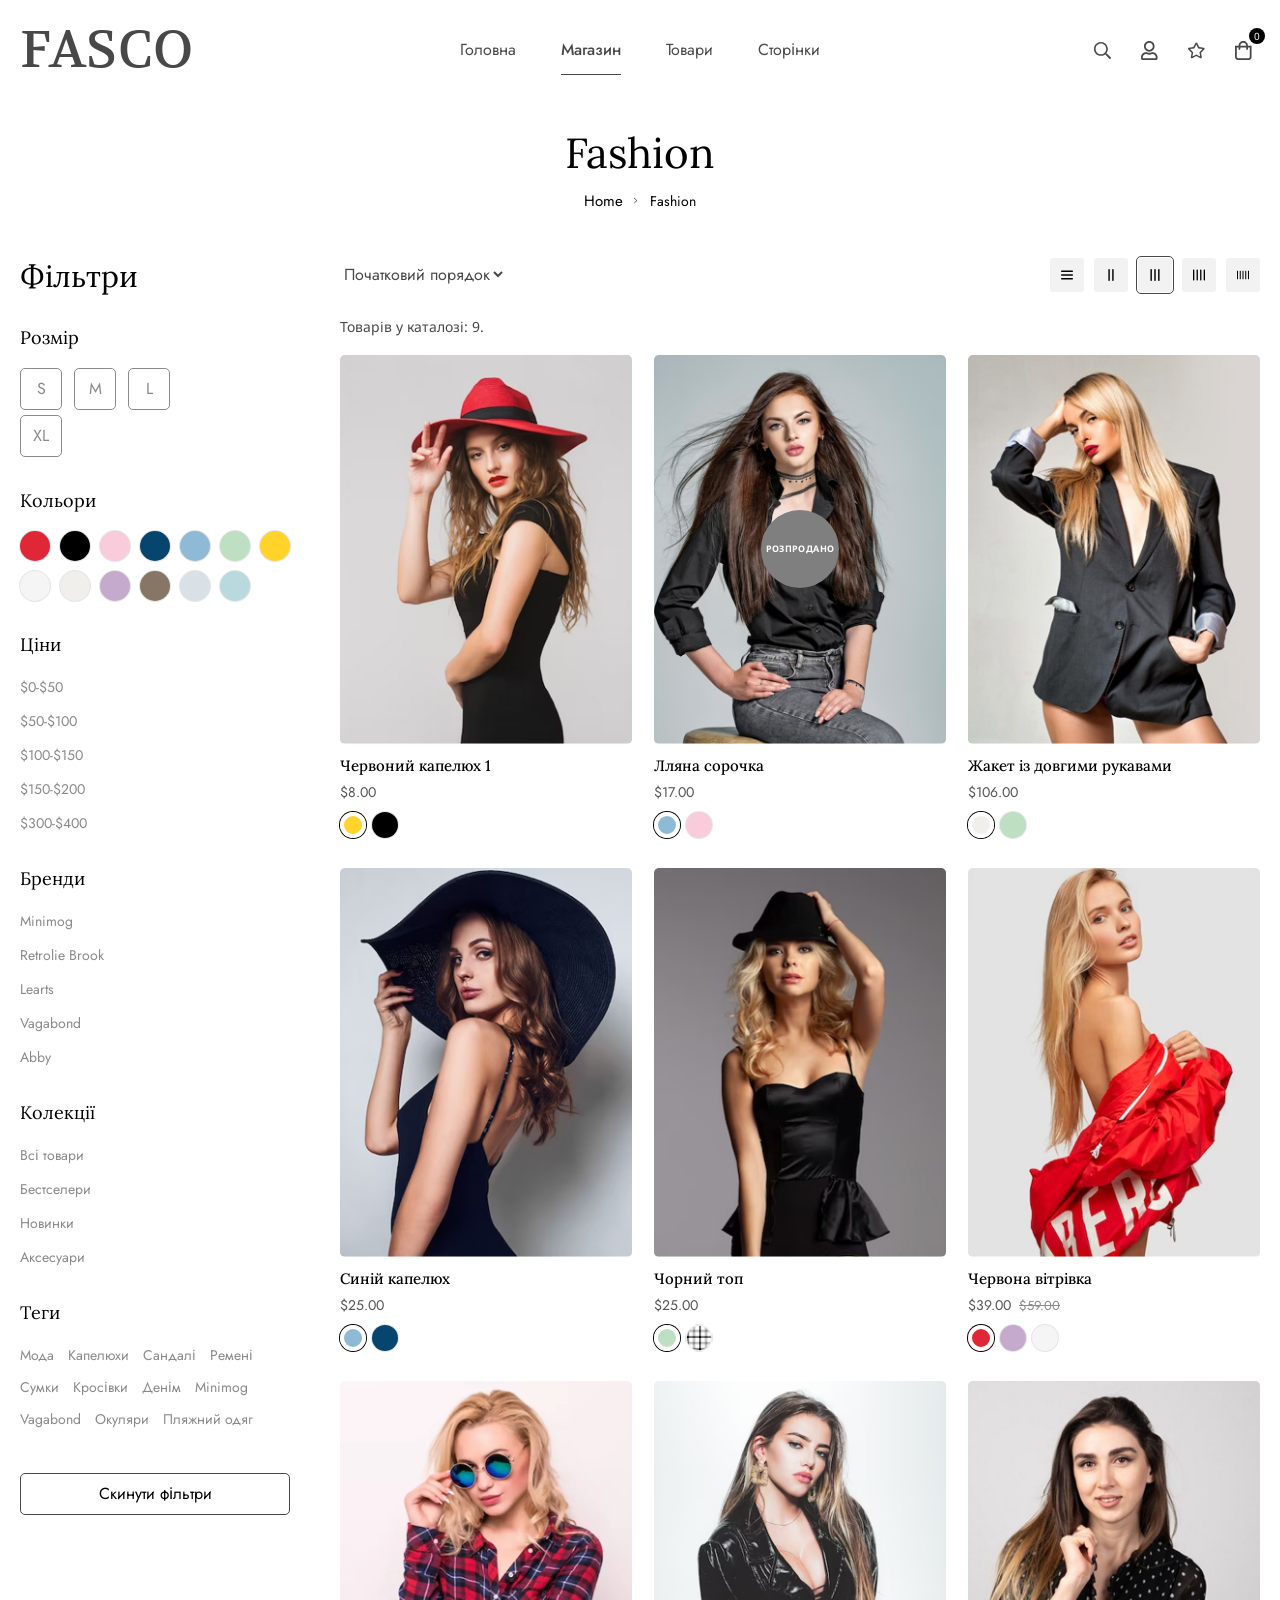
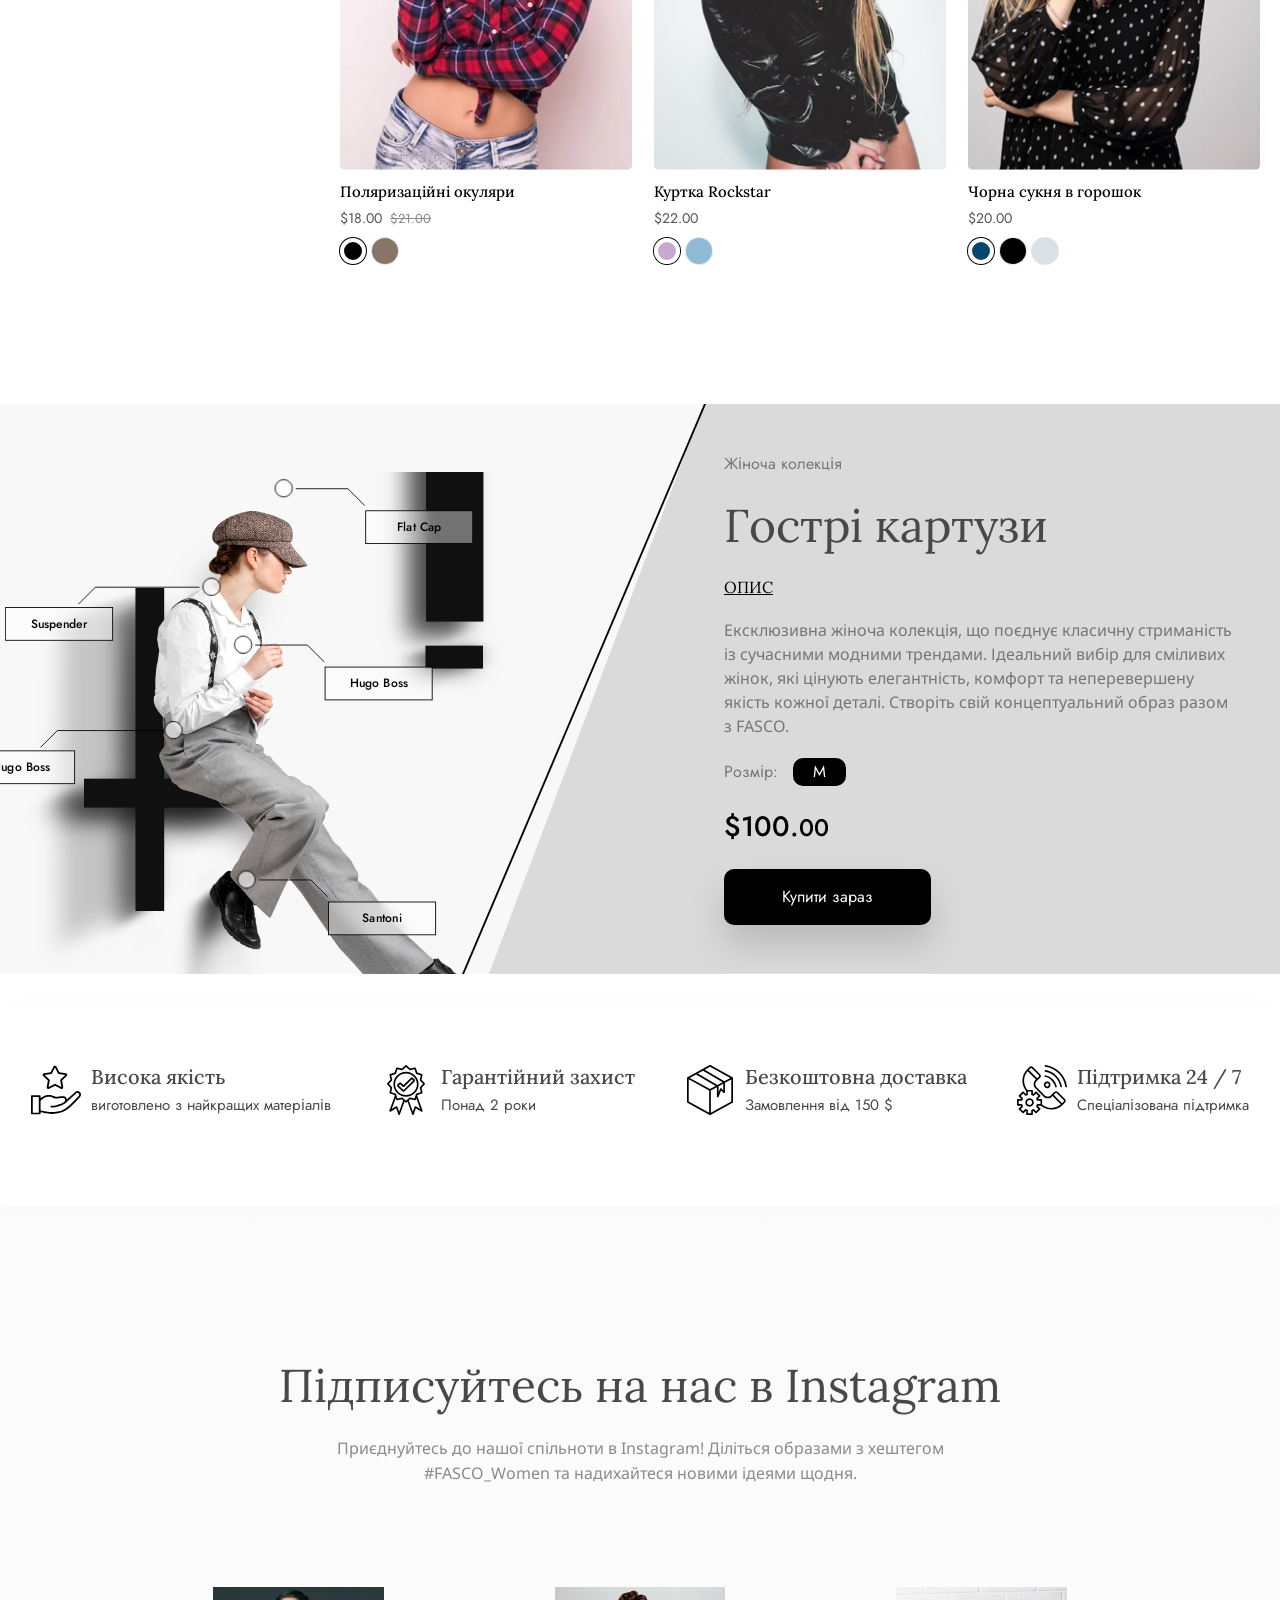
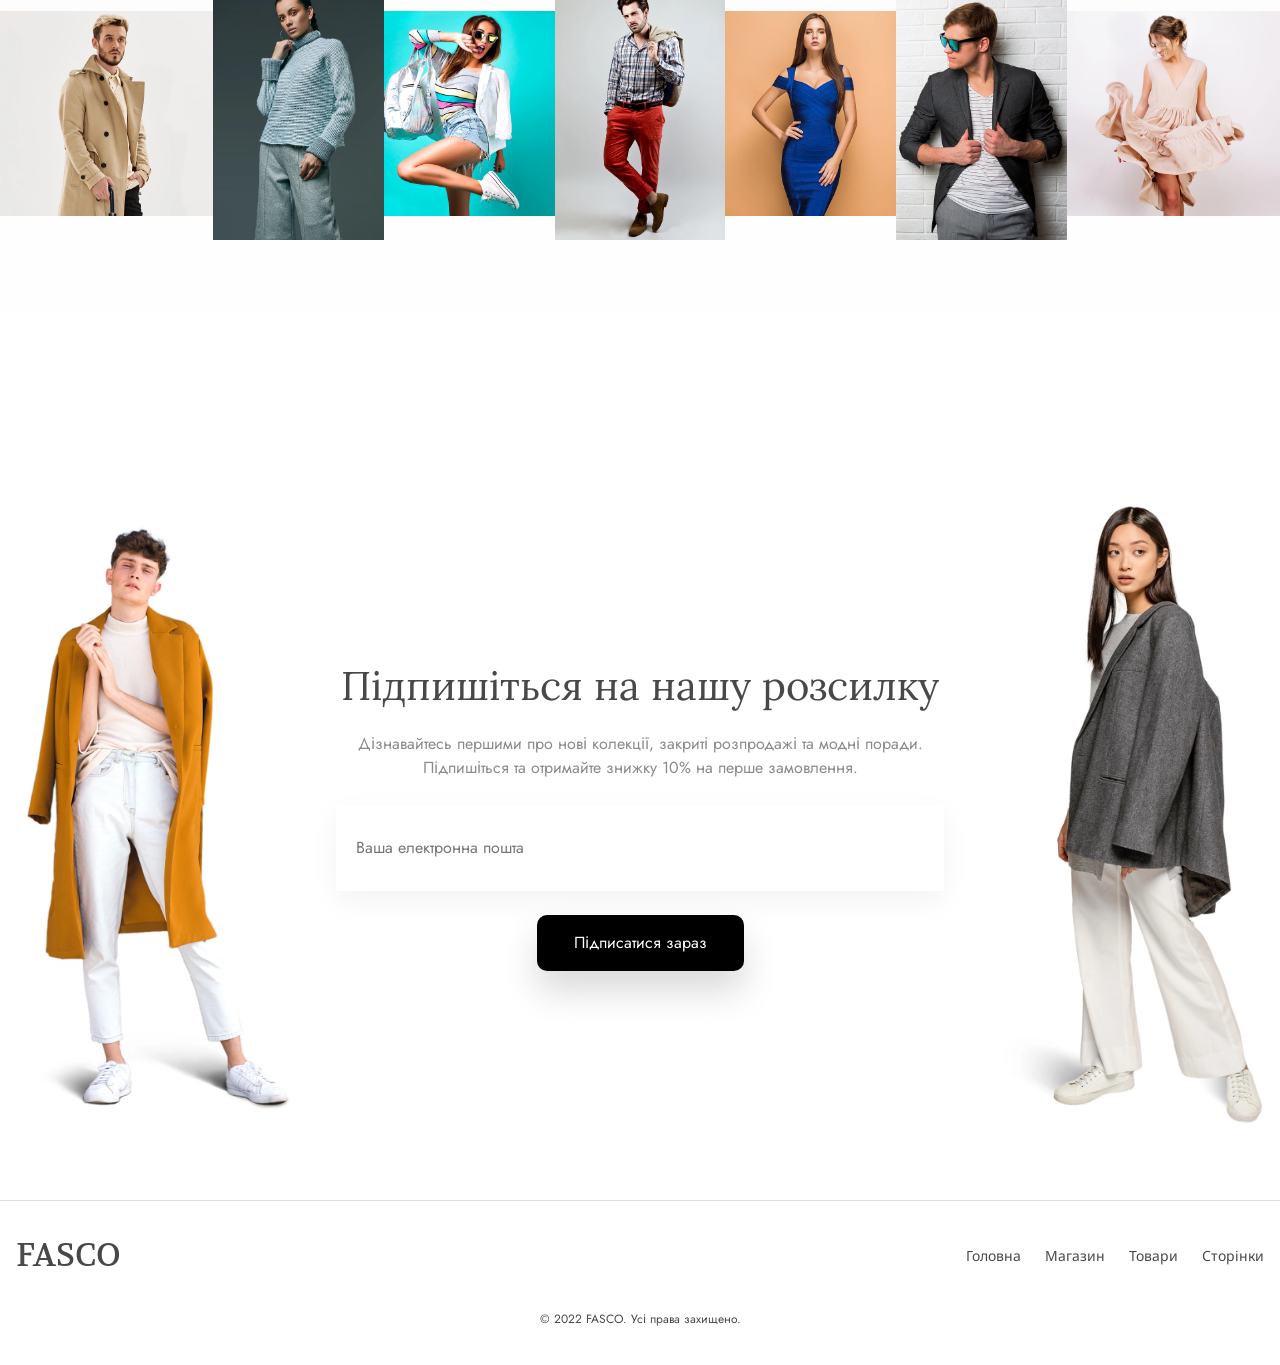
<file: shop-page.html>
<!DOCTYPE html>
<html lang="uk">
<head>
    <meta charset="UTF-8">
    <meta name="viewport" content="width=device-width, initial-scale=1.0">
    <title>Fashion — FASCO | Інтернет-магазин одягу</title>
    <meta name="description" content="Колекція модного одягу в інтернет-магазині FASCO.">

    <link rel="icon" type="image/png" href="assets/images/favicon.png">

    <link rel="preconnect" href="https://fonts.googleapis.com">
    <link rel="preconnect" href="https://fonts.gstatic.com" crossorigin>
    <link href="https://fonts.googleapis.com/css2?family=Jost:wght@400;500;600;700&amp;family=Lora:wght@400;500;600;700&amp;family=Noto+Sans:wght@400;500;600;700&amp;family=Volkhov:wght@400;700&amp;display=swap" rel="stylesheet">

    <link rel="stylesheet" href="assets/css/shop-style.css">
    <link rel="stylesheet" href="assets/css/shop-sections.css">
    <link rel="stylesheet" href="assets/css/components.css">
    
    <script src="assets/js/store.js" defer></script>
    <script src="assets/js/main.js" defer></script>
</head>

<body>

    <header class="site-header">
        <div class="header-container">
            <a href="index.html" class="logo" aria-label="FASCO — Головна">FASCO</a>
            <input type="checkbox" id="shop-menu-toggle" class="menu-toggle-input sr-only">
            
            <nav class="main-nav" id="main-navigation" aria-label="Основна навігація">
                <ul>
                    <li><a href="index.html">Головна</a></li>
                    <li><a href="shop-page.html" class="active" aria-current="page">Магазин</a></li>
                    <li><a href="product-page.html">Товари</a></li>
                    <li><a class="pages-link" href="404.html">Сторінки</a></li>
                </ul>
            </nav>
            <div class="header-actions">
                <details class="search-control">
                    <summary class="icon-btn" aria-label="Показати поле пошуку" title="Пошук">
                        <svg width="18" height="18" aria-hidden="true">
                            <use href="assets/images/icons/sprite-shop-page.svg#icon-search"></use>
                        </svg>
                    </summary>
                    
                    <div class="search-panel">
                        <label for="product-search">Пошук товарів</label>
                        <input id="product-search" type="search" placeholder="Назва товару…" autocomplete="off">
                    </div>
                </details>

                <a class="icon-btn" href="404.html" aria-label="Особистий кабінет">
                    <svg width="18" height="20" aria-hidden="true">
                        <use href="assets/images/icons/sprite-shop-page.svg#icon-people"></use>
                    </svg>
                </a>

                <button type="button" class="icon-btn" aria-label="Список бажань">
                    <svg width="19" height="18" aria-hidden="true">
                        <use href="assets/images/icons/sprite-shop-page.svg#icon-star"></use>
                    </svg>
                </button>

                <button type="button" class="icon-btn" aria-label="Кошик">
                    <svg width="18" height="20" aria-hidden="true">
                        <use href="assets/images/icons/sprite-shop-page.svg#icon-hand-bag"></use>
                    </svg>
                </button>
            </div>
            <label class="menu-btn" for="shop-menu-toggle" title="Меню"><span class="sr-only">Відкрити або закрити меню</span>
                <span></span><span></span><span></span>
            </label>
        </div>
    </header>

    <main>
        <section class="page-title-section">
            <div class="container">
                <h1 class="page-title">Fashion</h1>
                <nav class="path" aria-label="breadcrumb">
                    <a href="index.html">Home</a>
                    <svg class="breadcrumb-arrow" width="4.26" height="7.84" aria-hidden="true">
                        <use href="assets/images/icons/sprite-shop-page.svg#icon-right-arrow"></use>
                    </svg>
                    <span class="current">Fashion</span>
                </nav>
            </div>
        </section>

        <section class="catalog-section container" id="products" aria-label="Каталог товарів">
            <input type="checkbox" id="shop-filters-toggle" class="filters-toggle-input sr-only">
            <label class="mobile-filter-toggle" for="shop-filters-toggle">
                <span aria-hidden="true">☷</span> Фільтри
            </label>

            <aside class="filters-sidebar" id="filters-panel">
                <h2 class="filters-heading">Фільтри</h2>

                <div class="filter-group">
                    <h3>Розмір</h3>
                    <div class="size-options">
                        <button type="button" class="size-btn">S</button>
                        <button type="button" class="size-btn">M</button>
                        <button type="button" class="size-btn">L</button>
                        <button type="button" class="size-btn">XL</button>
                    </div>
                </div>

                <div class="filter-group">
                    <h3>Кольори</h3>
                    <div class="color-options">
                        <span class="color-dot filter-color-1"></span>
                        <span class="color-dot filter-color-2"></span>
                        <span class="color-dot filter-color-3"></span>
                        <span class="color-dot filter-color-4"></span>
                        <span class="color-dot filter-color-5"></span>
                        <span class="color-dot filter-color-6"></span>
                        <span class="color-dot filter-color-7"></span>
                        <span class="color-dot filter-color-8"></span>
                        <span class="color-dot filter-color-9"></span>
                        <span class="color-dot filter-color-10"></span>
                        <span class="color-dot filter-color-11"></span>
                        <span class="color-dot filter-color-12"></span>
                        <span class="color-dot filter-color-13"></span>
                        <span class="color-dot filter-color-14"></span>
                    </div>
                </div>

                <div class="filter-group">
                    <h3>Ціни</h3>
                    <ul class="price-list">
                        <li><button type="button" aria-disabled="true" title="Цей елемент поки не виконує фільтрацію">$0-$50</button></li>
                        <li><button type="button" aria-disabled="true" title="Цей елемент поки не виконує фільтрацію">$50-$100</button></li>
                        <li><button type="button" aria-disabled="true" title="Цей елемент поки не виконує фільтрацію">$100-$150</button></li>
                        <li><button type="button" aria-disabled="true" title="Цей елемент поки не виконує фільтрацію">$150-$200</button></li>
                        <li><button type="button" aria-disabled="true" title="Цей елемент поки не виконує фільтрацію">$300-$400</button></li>
                    </ul>
                </div>

                <div class="filter-group collapsible">
                    <h3>Бренди</h3>
                    <ul class="brand-list">
                        <li><button type="button" aria-disabled="true" title="Цей елемент поки не виконує фільтрацію">Minimog</button></li>
                        <li><button type="button" aria-disabled="true" title="Цей елемент поки не виконує фільтрацію">Retrolie Brook</button></li>
                        <li><button type="button" aria-disabled="true" title="Цей елемент поки не виконує фільтрацію">Learts</button></li>
                        <li><button type="button" aria-disabled="true" title="Цей елемент поки не виконує фільтрацію">Vagabond</button></li>
                        <li><button type="button" aria-disabled="true" title="Цей елемент поки не виконує фільтрацію">Abby</button></li>
                    </ul>
                </div>

                <div class="filter-group collapsible">
                    <h3>Колекції</h3>
                    <ul class="collection-list">
                        <li><button type="button" aria-disabled="true" title="Цей елемент поки не виконує фільтрацію">Всі товари</button></li>
                        <li><button type="button" aria-disabled="true" title="Цей елемент поки не виконує фільтрацію">Бестселери</button></li>
                        <li><button type="button" aria-disabled="true" title="Цей елемент поки не виконує фільтрацію">Новинки</button></li>
                        <li><button type="button" aria-disabled="true" title="Цей елемент поки не виконує фільтрацію">Аксесуари</button></li>
                    </ul>
                </div>
                <div class="filter-group">
                    <h3>Теги</h3>
                    <ul class="tags-list">
                        <li><button type="button" aria-disabled="true" title="Цей елемент поки не виконує фільтрацію">Мода</button></li>
                        <li><button type="button" aria-disabled="true" title="Цей елемент поки не виконує фільтрацію">Капелюхи</button></li>
                        <li><button type="button" aria-disabled="true" title="Цей елемент поки не виконує фільтрацію">Сандалі</button></li>
                        <li><button type="button" aria-disabled="true" title="Цей елемент поки не виконує фільтрацію">Ремені</button></li>
                        <li><button type="button" aria-disabled="true" title="Цей елемент поки не виконує фільтрацію">Сумки</button></li>
                        <li><button type="button" aria-disabled="true" title="Цей елемент поки не виконує фільтрацію">Кросівки</button></li>
                        <li><button type="button" aria-disabled="true" title="Цей елемент поки не виконує фільтрацію">Денім</button></li>
                        <li><button type="button" aria-disabled="true" title="Цей елемент поки не виконує фільтрацію">Minimog</button></li>
                        <li><button type="button" aria-disabled="true" title="Цей елемент поки не виконує фільтрацію">Vagabond</button></li>
                        <li><button type="button" aria-disabled="true" title="Цей елемент поки не виконує фільтрацію">Окуляри</button></li>
                        <li><button type="button" aria-disabled="true" title="Цей елемент поки не виконує фільтрацію">Пляжний одяг</button></li>
                    </ul>
                </div>
            </aside>

            <div class="products-content">
                <input class="view-input sr-only" type="radio" id="view-list" name="catalog-view">
                <input class="view-input sr-only" type="radio" id="view-2" name="catalog-view">
                <input class="view-input sr-only" type="radio" id="view-3" name="catalog-view" checked>
                <input class="view-input sr-only" type="radio" id="view-4" name="catalog-view">
                <input class="view-input sr-only" type="radio" id="view-5" name="catalog-view">
                <div class="catalog-toolbar">

                    <div class="sorting-dropdown" role="group" aria-label="Сортування: найкращі продажі">
                        <span>Найкращі продажі</span>
                        <svg width="10" height="6" viewBox="0 0 10 6" fill="none" aria-hidden="true">
                            <path d="M1 1L5 5L9 1" stroke="currentColor" stroke-width="1.5" />
                        </svg>
                    </div>

                    <div class="view-switchers" role="group" aria-label="Вигляд товарів">
                        <label for="view-list" class="view-btn" title="Показати товари списком"><span class="sr-only">Показати товари списком</span>
                            <svg width="34" height="34" viewBox="0 0 34 34" aria-hidden="true">
                                <use href="assets/images/icons/sprite-shop-page.svg#icon-view-list"></use>
                            </svg>
                        </label>

                        <label for="view-2" class="view-btn" title="Дві колонки товарів"><span class="sr-only">Дві колонки товарів</span>
                            <svg width="34" height="34" viewBox="0 0 34 34" aria-hidden="true">
                                <use href="assets/images/icons/sprite-shop-page.svg#icon-view-2-columns"></use>
                            </svg>
                        </label>

                        <label for="view-3" class="view-btn" title="Три колонки товарів"><span class="sr-only">Три колонки товарів</span>
                            <svg width="34" height="34" viewBox="0 0 34 34" aria-hidden="true">
                                <use href="assets/images/icons/sprite-shop-page.svg#icon-view-3-columns"></use>
                            </svg>
                        </label>

                        <label for="view-4" class="view-btn" title="Чотири колонки товарів"><span class="sr-only">Чотири колонки товарів</span>
                            <svg width="34" height="34" viewBox="0 0 34 34" aria-hidden="true">
                                <use href="assets/images/icons/sprite-shop-page.svg#icon-view-4-columns"></use>
                            </svg>
                        </label>

                        <label for="view-5" class="view-btn" title="П’ять колонок товарів"><span class="sr-only">П’ять колонок товарів</span>
                            <svg width="34" height="34" viewBox="0 0 34 34" aria-hidden="true">
                                <use href="assets/images/icons/sprite-shop-page.svg#icon-view-5-columns"></use>
                            </svg>
                        </label>
                    </div>
                </div>

                <template id="product-card-template">
                    <article class="product-card">
                        <div class="product-image-wrap">
                            <a href="product-page.html"><img src="assets/images/shop/shop-red-hat.webp" alt="Червоний жіночий капелюх"
                                loading="lazy"></a>
                            <span class="sold-out-badge" hidden>РОЗПРОДАНО</span>
                        </div>
                        <div class="product-info">
                            <h3 class="product-title">Червоний капелюх</h3>
                            <p class="product-price">$8.00</p>
                            <div class="product-colors">
                                <span class="color-dot product-1-color-1 is-selected"></span>
                                <span class="color-dot product-1-color-2"></span>
                            </div>
                        </div>
                    </article>
                </template>
                <div class="products-grid" id="product-grid"></div>
            </div>
            </section>

            <section class="peaky-section">
            <div class="peaky-banner">
                <div class="model-wrapper">
                    <img src="assets/images/peaky-model.webp" alt="Модель Гострі картузи" class="peaky-model-img">
                </div>

                <object type="image/svg+xml" data="assets/images/icons/peaky-lines-home.svg" class="peaky-lines-overlay"></object>

                <div class="peaky-separator"></div>

                <div class="peaky-right-content-zone">
                    <div class="peaky-content">
                        <p class="peaky-subtitle">Жіноча колекція</p>
                        <h2 class="peaky-title">Гострі картузи</h2>
                        
                        <h3 class="peaky-desc-title">ОПИС</h3> 
                        <p class="peaky-desc">Ексклюзивна жіноча колекція, що поєднує класичну стриманість із сучасними модними трендами. 
                            Ідеальний вибір для сміливих жінок, які цінують елегантність, комфорт та неперевершену якість кожної деталі. Створіть свій концептуальний образ разом з FASCO.</p>
                        
                        <div class="peaky-size-row">
                            <span class="size-label">Розмір:</span> 
                            <span class="size-badge">M</span>
                        </div>
                        
                        <div class="peaky-price">$100.<span class="peaky-cents">00</span></div>
                        <button class="btn-buy-peaky">Купити зараз</button>
                    </div>
                </div>
            </div>

            <div class="features-row">
                <div class="feature-box">
                    <svg class="feature-icon" width="51" height="50" viewBox="0 0 51 50" role="img" aria-label="Рука і зірка" focusable="false"><use href="assets/images/icons/sprite-home.svg#peaky-hand-and-star"></use></svg>
                    <div class="feature-text">
                        <h3>Висока якість</h3>
                        <p>виготовлено з найкращих матеріалів</p>
                    </div>
                </div>
                <div class="feature-box">
                    <svg class="feature-icon" width="38" height="50" viewBox="0 0 38 50" role="img" aria-label="Значок" focusable="false"><use href="assets/images/icons/sprite-home.svg#peaky-badge"></use></svg>
                    <div class="feature-text">
                        <h3>Гарантійний захист</h3> 
                        <p>Понад 2 роки</p>
                    </div>
                </div>
                <div class="feature-box">
                    <svg class="feature-icon" width="46" height="50" viewBox="0 0 46 50" role="img" aria-label="Коробка" focusable="false"><use href="assets/images/icons/sprite-home.svg#peaky-box"></use></svg>
                    <div class="feature-text">
                        <h3>Безкоштовна доставка</h3> 
                        <p>Замовлення від 150 $</p>
                    </div>
                </div>
                <div class="feature-box">
                    <svg class="feature-icon" width="50" height="50" viewBox="0 0 50 50" role="img" aria-label="Підтримка" focusable="false"><use href="assets/images/icons/sprite-home.svg#peaky-phone"></use></svg>
                    <div class="feature-text">
                        <h3>Підтримка 24 / 7</h3> 
                        <p>Спеціалізована підтримка</p>
                    </div>
                </div>
            </div>
        </section>

        <section class="instagram-section">
            <div class="instagram-header">
                <h2 class="instagram-title">Підписуйтесь на нас в Instagram</h2>
                <p class="instagram-desc">Приєднуйтесь до нашої спільноти в Instagram! Діліться образами з хештегом #FASCO_Women та надихайтеся новими ідеями щодня.</p>
            </div>

            <div class="instagram-gallery">
                <img src="assets/images/insta-man-coat.webp" alt="Чоловік у пальто" class="insta-img insta-edge">

                <img src="assets/images/insta-woman-grey-sweater.webp" alt="Жінка в сірому светрі" class="insta-img insta-tall">
                <img src="assets/images/insta-woman-blue-bg.webp" alt="Жінка на синьому тлі" class="insta-img insta-short">

                <img src="assets/images/insta-man-shirt.webp" alt="Чоловік у картатій сорочці" class="insta-img insta-tall">
                <img src="assets/images/insta-woman-blue-dress.webp" alt="Жінка в синій сукні" class="insta-img insta-short">
                <img src="assets/images/insta-man-jacket.webp" alt="Чоловік у піджаку" class="insta-img insta-tall">

                <img src="assets/images/insta-woman-beige-dress.webp" alt="Жінка в легкій сукні" class="insta-img insta-edge">
            </div>
        </section>
        <section class="newsletter-section">
        <img src="assets/images/newsletter-boy-orange-coat.webp" alt="Хлопець в помаранчевій куртці" class="news-img-man">
        
        <div class="newsletter-content">
            <h2>Підпишіться на нашу розсилку</h2>
            <p>Дізнавайтесь першими про нові колекції, закриті розпродажі та модні поради. Підпишіться та отримайте знижку 10% на перше замовлення.</p>
            
            <form class="newsletter-form">
                <label class="newsletter-label" for="newsletter-email">Електронна пошта</label>
                <input type="email" id="newsletter-email" name="email" placeholder="Ваша електронна пошта" autocomplete="email" required>
                <button type="button" class="btn-subscribe">Підписатися зараз</button>
            </form>
        </div>

        <img src="assets/images/newsletter-girl-grey-jacket.webp" alt="Дівчина в сірій куртці" class="news-img-woman">
    </section>
    </main>

    <footer class="main-footer">
        <div class="footer-container">
            <a href="index.html" class="footer-logo">FASCO</a>
            <nav class="footer-nav" aria-label="Навігація у футері">
                <a href="index.html">Головна</a>
                <a href="shop-page.html" aria-current="page">Магазин</a>
                <a href="product-page.html">Товари</a>
                <a class="pages-link" href="404.html">Сторінки</a>
            </nav>
        </div>
        <p class="copyright">© 2022 FASCO. Усі права захищено.</p>
    </footer>
</body>
</html>
</file>
<file: assets/css/home-style.css>
@layer layout, adjustments;

@media (min-width: 481px) {
  #deals .slider-track {
    grid-template-columns: repeat(3, minmax(0, 1fr));
    gap: 15px;
    align-items: start;
  }

  #deals .main-slide {
    max-width: none;
  }

  #deals .secondary-slides-wrapper,
  #deals .secondary-slides {
    display: contents;
  }

  #deals .slider-pagination {
    position: absolute;
    left: calc((100% + 15px) / 3);
    top: 320px;
    bottom: auto;
    width: auto;
    margin: 0;
    gap: 12px;
    justify-content: flex-start;
    transform: none;
  }

  #deals .slider-nav {
    margin-top: 55px;
    gap: 20px;
  }

  #deals .discount-card {
    width: calc(100% - 30px);
    min-height: 90px;
    padding: 10px;
  }

  #deals .discount-num,
  #deals .discount-name {
    font-size: 12px;
  }

  #deals .discount-value {
    font-size: 18px;
  }
}

@media (min-width: 1025px) {
  #deals .deals-slider {
    --deals-main-width: 260px;
    --deals-preview-width: 220px;
    --deals-inset: 0px;
  }

  #deals .deals-content {
    max-width: 400px;
  }

  #deals .deals-title {
    font-size: 40px;
  }

  #deals .btn-buy-now {
    top: 0;
    margin-bottom: 36px;
  }

  #deals .deals-subtitle {
    top: 0;
    font-size: 26px;
    margin-bottom: 18px;
  }

  #deals .timer-wrapper {
    top: 0;
  }

  #deals .slider-track {
    grid-template-columns: minmax(0, var(--deals-main-width)) minmax(0, 1fr);
    gap: 24px;
  }

  #deals .secondary-slides-wrapper {
    display: block;
  }

  #deals .secondary-slides {
    display: grid;
  }

  #deals .slider-pagination {
    left: calc(var(--deals-inset, 0px) + var(--deals-main-width) + 24px);
    top: auto;
    bottom: 0;
  }

  #deals .slider-nav {
    margin: 0;
    gap: 0;
  }

  #deals .discount-card {
    width: 285px;
    min-height: 130px;
    padding: 15px;
  }

  #deals .discount-num,
  #deals .discount-name {
    font-size: 14px;
  }

  #deals .discount-value {
    font-size: 24px;
  }
}

@media (min-width: 1280px) {
  #deals .deals-content {
    max-width: 444px;
  }

  #deals .deals-title {
    font-size: 44px;
  }
}

@media (min-width: 1441px) {
  #deals .deals-slider {
    --deals-main-width: 340px;
    --deals-preview-width: 312px;
    --deals-inset: 90px;
  }

  #deals .deals-content {
    max-width: 444px;
  }

  #deals .discount-card {
    padding: 20px;
  }

  #deals .discount-num,
  #deals .discount-name {
    font-size: 16px;
  }
}

@media (min-width: 1801px) {
  #deals .deals-slider {
    --deals-main-width: 404px;
    --deals-preview-width: 372px;
  }
}

@font-face {
  font-family: "Digital Numbers";
  src: url("../fonts/DigitalNumbers-Regular.ttf") format("truetype");
  font-weight: normal;
  font-style: normal;
}

/* Base styles */
@layer layout {
  * {
    margin: 0px;
    padding: 0px;
    box-sizing: border-box;
  }

  body {
    background-color: #ffffff;
    font-family: "Jost", "Noto Sans", sans-serif;
    overflow-x: hidden;
  }

  html {
    overflow-x: hidden;
    width: 100%;
  }

  h1,
  h2,
  h3,
  h4,
  h5,
  h6 {
    font-family: "Lora", serif;
  }

  button,
  input,
  select,
  textarea {
    font-family: "Jost", "Noto Sans", sans-serif;
  }

  /* Header and navigation */
  .main-header {
    width: 100%;
    background-color: #ffffff;
    padding-top: 10px;
    padding-bottom: 5px;
  }

  .header-container {
    max-width: 1280px;
    width: 100%;
    margin: 0px auto;
    padding: 0px 15px;
    display: flex;
    justify-content: space-between;
    align-items: center;
    position: relative;
    gap: 10px;
  }

  .logo {
    font-family: "Volkhov", serif;
    font-weight: 400;
    color: #484848;
    text-decoration: none;
    display: inline-block;
    font-size: 22px;
    line-height: 1;
    flex-shrink: 0;
  }

  .nav-menu {
    align-items: center;
    margin-left: auto;
    margin-right: 60px;
    display: none;
    position: absolute;
    top: 48px;
    width: 90%;
    max-width: 100px;
    left: 82%;
    transform: translateX(-50%);
    background: rgb(255, 255, 255);
    box-shadow: 0 8px 20px rgba(0, 0, 0, 0.1);
    padding: 5px;
    flex-direction: column;
    gap: 10px;
    z-index: 1000;
    border-radius: 10px;
  }

  .nav-link {
    font-family: "Jost", "Noto Sans", sans-serif;
    font-weight: 400;
    display: block;
    padding: 2px 4px;
    font-size: 9px;
    line-height: 1.2;
    margin: 0px;
    text-decoration: none;
    text-align: center;
    transition-duration: 0.2s;
    transition-timing-function: ease;
    transition-delay: 0s;
    transition-property: all;
  }

  .nav-link:hover {
    color: #000000;
    background-color: #f9f9f9;
  }

  .btn-signup {
    background-color: #000000;
    border: medium none currentcolor;
    cursor: pointer;
    font-family: "Noto Sans", sans-serif;
    font-weight: 400;
    color: #ffffff;
    transition-duration: 0.2s, 0.2s;
    transition-timing-function: ease, ease;
    transition-delay: 0s, 0s;
    transition-property: transform, box-shadow;
    width: auto;
    min-width: 92px;
    height: 24px;
    font-size: 10px;
    border-radius: 6px;
    margin-left: auto;
    margin-right: 0;
    display: flex;
    align-items: center;
    justify-content: center;
    flex-shrink: 0;
  }

  .btn-signup:hover {
    transform: translateY(-2px);
    box-shadow: 0px 22px 40px 0px rgba(0, 0, 0, 0.2);
  }

  /* Hero */
  .hero-section {
    width: 100%;
    background-color: #ffffff;
    font-family: "Poppins", sans-serif;
    margin-top: 15px;
    padding-bottom: 15px;
  }

  .hero-container {
    max-width: 1280px;
    width: 100%;
    margin: 0px auto;
    display: grid;
    grid-template-columns: 24% 1fr 24%;
    gap: 8px;
    height: auto;
    padding: 0px 10px;
  }

  .hero-left-block,
  .hero-right-block {
    background-color: #e0e0e0;
    overflow: hidden;
    position: relative;
    height: 100%;
    min-height: 180px;
    border-radius: 6px;
  }

  .hero-img-left {
    display: block;
    object-position: 25% center;
    position: absolute;
    top: 0;
    left: 0;
    width: 100%;
    height: 100%;
    object-fit: cover;
  }

  .hero-img-right {
    object-position: center;
    display: block;
    position: absolute;
    top: 0;
    left: 0;
    width: 100%;
    height: 100%;
    object-fit: cover;
  }

  .hero-center-block {
    display: flex;
    flex-direction: column;
    align-items: center;
    height: 100%;
    min-width: 0;
    justify-content: center;
  }

  .center-img-top-bg {
    width: 100%;
    overflow: hidden;
    background-color: #e0e0e0;
    height: 45px;
    margin-bottom: 10px;
    border-radius: 6px;
  }

  .center-img-bottom-bg {
    width: 100%;
    overflow: hidden;
    background-color: #e0e0e0;
    height: 45px;
    margin-top: 10px;
    border-radius: 6px;
  }

  .center-img-top,
  .center-img-bottom {
    width: 100%;
    height: 100%;
    object-position: center;
    display: block;
    object-fit: cover;
  }

  .hero-text-wrapper {
    display: flex;
    flex-direction: column;
    align-items: center;
    text-align: center;
    width: 100%;
    padding: 0px 2px;
  }

  .text-ultimate {
    font-family: "Poppins", sans-serif;
    font-weight: 500;
    letter-spacing: -0.04em;
    color: #484848;
    margin: 0px;
    font-size: 22px;
    line-height: 1.1;
  }

  .text-sale {
    font-family: "Poppins", sans-serif;
    font-weight: 500;
    letter-spacing: -0.055em;
    color: transparent;
    margin: 0px;
    font-size: 44px;
    line-height: 1;
    -webkit-text-stroke-width: 1px;
    -webkit-text-stroke-color: rgb(72, 72, 72);
  }

  .text-new-collection {
    font-family: "Poppins", sans-serif;
    font-weight: 400;
    text-transform: uppercase;
    color: #484848;
    margin: 0px 0px 10px;
    font-size: 9px;
    line-height: 1.4;
    letter-spacing: 0.05em;
  }

  .btn-shop-now {
    text-decoration: none;
    background: rgb(0, 0, 0);
    border: medium none currentcolor;
    cursor: pointer;
    font-family: "Poppins", sans-serif;
    font-weight: 500;
    line-height: 16px;
    color: #ffffff;
    display: flex;
    align-items: center;
    justify-content: center;
    transition-duration: 0.2s, 0.2s;
    transition-timing-function: ease, ease;
    transition-delay: 0s, 0s;
    transition-property: background-color, transform;
    width: 90px;
    height: 32px;
    font-size: 11px;
    border-radius: 8px;
    box-shadow: none;
  }

  .btn-shop-now:hover {
    background: rgb(38, 38, 38);
    transform: scale(1.02);
  }

  /* Brands */
  .brands-section {
    width: 100%;
    background-color: #ffffff;
    padding: 40px 0px;
    margin-top: 0px;
    margin-bottom: 0px;
  }

  .brands-container {
    max-width: 1280px;
    width: 100%;
    margin: 0px auto;
    display: flex;
    align-items: center;
    flex-wrap: wrap;
    justify-content: center;
    gap: 25px 35px;
    padding: 0px 10px;
  }

  .brand-img {
    display: block;
    max-width: 100px;
  }

  .brand-ck {
    object-fit: contain;
    width: 55px;
    height: auto;
  }

  .brand-denim {
    object-fit: cover;
    width: 55px;
    height: auto;
  }

  /* Floating buttons */
  .floating-buttons {
    position: fixed;
    display: flex;
    flex-direction: row;
    z-index: 9999;
    right: 15px;
    bottom: 40px;
    gap: 12px;
  }

  .float-btn {
    border: medium none currentcolor;
    cursor: pointer;
    display: flex;
    align-items: center;
    justify-content: center;
    padding: 0px;
    transition-duration: 0.2s, 0.2s;
    transition-timing-function: ease, ease;
    transition-delay: 0s, 0s;
    transition-property: transform, box-shadow;
  }

  .float-btn:hover {
    transform: translateY(-3px);
  }

  .cart-btn {
    width: 56px;
    height: 56px;
    background-color: #000000;
    border-radius: 10px;
    box-shadow: 0px 20px 35px rgba(0, 0, 0, 0.15);
  }

  .cart-btn:hover {
    box-shadow: 0px 25px 40px rgba(0, 0, 0, 0.25);
  }

  .top-btn {
    width: 57px;
    height: 57px;
    background-color: #ffffff;
    border: 1px solid rgb(0, 0, 0);
    border-radius: 50%;
    display: flex;
    align-items: center;
    justify-content: center;
    cursor: pointer;
  }

  .float-btn img,
  .float-btn svg {
    display: block;
    object-fit: contain;
  }

  /* Deals of the Month */
  .deals-slider {
    box-sizing: border-box;
    flex-grow: 1;
    min-width: 0;
    --deals-inset: 0px;
    padding-left: var(--deals-inset);
    width: 100%;
    position: relative;
    display: flex;
    flex-direction: column;
    height: auto;
  }

  .deals-container {
    max-width: 1280px;
    margin: 0 auto 0px;
    padding: 0px 15px;
    display: flex;
    align-items: flex-start;
    flex-direction: column;
    gap: 25px;
    height: auto;
  }

  .deals-content {
    width: 100%;
    display: flex;
    flex-direction: column;
    flex-shrink: 0;
    max-width: 100%;
    align-items: center;
    text-align: center;
  }

  .deals-title {
    font-family: "Lora", serif;
    font-weight: 400;
    color: #484848;
    font-size: 24px;
    line-height: 32px;
    margin-bottom: 15px;
  }

  .deals-desc {
    font-family: "Jost", "Noto Sans", sans-serif;
    font-weight: 400;
    color: #8a8a8a;
    font-size: 13px;
    margin-bottom: 20px;
    line-height: 1.4;
  }

  /* Peaky Blinders and benefits */
  .btn-buy-now {
    background: rgb(0, 0, 0);
    box-shadow: 0px 20px 35px rgba(0, 0, 0, 0.15);
    border-radius: 10px;
    border: medium none currentcolor;
    cursor: pointer;
    font-family: "Jost", "Noto Sans", sans-serif;
    font-weight: 400;
    color: #ffffff;
    transition-duration: 0.2s, 0.2s;
    transition-timing-function: ease, ease;
    transition-delay: 0s, 0s;
    transition-property: transform, background;
    margin-bottom: 20px;
    width: 140px;
    height: 40px;
    font-size: 14px;
  }

  .btn-buy-now:hover {
    transform: translateY(-2px);
    background: rgb(38, 38, 38);
  }

  /* Deals of the Month */
  .deals-subtitle {
    font-family: "Lora", serif;
    font-weight: 500;
    color: #484848;
    font-size: 16px;
    line-height: 24px;
    margin-bottom: 10px;
  }

  .timer-wrapper {
    display: flex;
    gap: 8px;
  }

  .timer-item {
    display: flex;
    flex-direction: column;
    align-items: center;
    gap: 15px;
  }

  .timer-box {
    background: rgb(255, 255, 255);
    box-shadow: 0px 4px 14px 1px rgba(0, 0, 0, 0.16);
    border-radius: 10px;
    display: flex;
    justify-content: center;
    align-items: center;
    width: 42px;
    height: 42px;
  }

  .timer-num {
    font-family: "Digital Numbers", "Jost", "Noto Sans", sans-serif;
    font-weight: 400;
    line-height: 100%;
    color: #484848;
    font-size: 16px;
  }

  .timer-label {
    font-family: "Jost", "Noto Sans", sans-serif;
    font-weight: 400;
    line-height: 120%;
    color: #484848;
    font-size: 12px;
  }

  .slider-nav {
    left: -62px;
    bottom: -20px;
    flex-direction: row;
    z-index: 10;
    order: 2;
    position: static;
    display: flex;
    justify-content: center;
    margin-top: 10px;
    padding-bottom: 20px;
    gap: 1px;
  }

  /* Header and navigation */
  .nav-btn {
    background: transparent;
    box-shadow: none;
    border: medium none currentcolor;
    cursor: pointer;
    display: flex;
    align-items: center;
    justify-content: center;
    padding: 0px;
    transition-duration: 0.2s;
    transition-timing-function: ease;
    transition-delay: 0s;
    transition-property: transform;
    width: 44px;
    height: 44px;
  }

  .nav-btn:hover {
    transform: scale(1.08);
  }

  .nav-btn img,
  .nav-btn svg {
    width: 100%;
    height: 100%;
    display: block;
    object-fit: contain;
  }

  /* Deals of the Month */
  .slider-track {
    grid-template-columns: 404px 774px;
    width: 100%;
    max-width: 100%;
    box-sizing: border-box;
    display: flex;
    flex-wrap: nowrap;
    overflow-x: auto;
    scroll-snap-type: x mandatory;
    gap: 15px;
    padding: 5px 10px 45px;
    align-items: center;
    order: 1;
  }

  .slide-item {
    min-width: 0;
    flex: 0 0 calc(100% - 35px);
    scroll-snap-align: start;
    position: relative;
  }

  .slide-img {
    width: 100%;
    height: 100%;
    object-fit: cover;
    object-position: 50% 20%;
    display: block;
  }

  .secondary-slides .slide-item:last-child .slide-img {
    object-position: 50% 20%;
  }

  .flipped-img {
    transform: scaleX(1);
  }

  .main-slide {
    border-radius: 0px;
    overflow: hidden;
    width: 100%;
    height: 260px;
  }

  .secondary-slide {
    width: 100%;
    border-radius: 0px;
    overflow: hidden;
    height: 210px;
    margin-top: -50px;
    position: relative;
  }

  .discount-card {
    min-width: 217px;
    position: absolute;
    left: 12px;
    bottom: 12px;
    right: auto;
    width: max-content;
    max-width: calc(100% - 24px);
    height: auto;
    padding: 8px 12px;
    background: rgb(255, 255, 255);
    backdrop-filter: blur(3.5px);
    border-radius: 6px;
    display: flex;
    flex-direction: column;
    justify-content: center;
  }

  .discount-header {
    display: flex;
    align-items: center;
    gap: 6px;
    margin-bottom: 2px;
  }

  .discount-num,
  .discount-name {
    font-family: "Jost", "Noto Sans", sans-serif;
    font-weight: 400;
    color: #484848;
    white-space-collapse: collapse;
    text-wrap-mode: nowrap;
    font-size: 12px;
  }

  .discount-line {
    height: 1px;
    background-color: #484848;
    width: 15px;
  }

  .discount-value {
    font-family: "Jost", "Noto Sans", sans-serif;
    font-weight: 400;
    color: #484848;
    white-space-collapse: collapse;
    text-wrap-mode: nowrap;
    font-size: 18px;
  }

  .secondary-slides-wrapper {
    flex-direction: column;
    gap: 40px;
    display: contents;
  }

  .secondary-slides {
    grid-template-columns: 372px 372px;
    gap: 30px;
    width: 100%;
    min-width: 0;
    display: contents;
  }

  .dot {
    display: flex;
    align-items: center;
    justify-content: center;
    cursor: pointer;
    transition-duration: 0.2s;
    transition-timing-function: ease;
    transition-delay: 0s;
    transition-property: opacity;
    padding-top: 30px;
    margin-left: 2px;
  }

  .dot:hover {
    opacity: 0.7;
  }

  .dot img,
  .dot svg {
    display: block;
    object-fit: contain;
  }

  /* New arrivals */
  .new-arrivals-section {
    background-color: #ffffff;
    position: relative;
    z-index: 2;
    padding: 10px;
  }

  .new-arrivals-container {
    max-width: 1280px;
    margin: 0px auto;
    padding: 0px 15px;
    text-align: center;
  }

  .section-title {
    font-family: "Lora", serif;
    font-weight: 400;
    color: #484848;
    margin-bottom: 20px;
    font-size: 24px;
  }

  .section-desc {
    max-width: 614px;
    margin: 0px auto 20px;
    font-family: "Jost", "Noto Sans", sans-serif;
    color: #8a8a8a;
    line-height: 26px;
    font-size: 13px;
    padding: 0px 10px;
  }

  .category-tabs {
    display: flex;
    justify-content: center;
    gap: 5px;
    margin-bottom: 20px;
    flex-wrap: wrap;
  }

  .tab-btn {
    background: rgb(250, 250, 250);
    border: medium none currentcolor;
    border-radius: 10px;
    cursor: pointer;
    font-family: "Jost", "Noto Sans", sans-serif;
    color: #8a8a8a;
    transition-duration: 0.3s;
    transition-timing-function: ease;
    transition-delay: 0s;
    transition-property: all;
    width: auto;
    height: 30px;
    padding: 0px 12px;
    font-size: 11px;
    flex-grow: 1;
    min-width: 50px;
  }

  .tab-btn.active {
    background: rgb(0, 0, 0);
    color: #ffffff;
  }

  .products-grid {
    display: grid;
    gap: 10px;
    grid-template-columns: 1fr;
  }

  .product-card {
    width: 100%;
    box-sizing: border-box;
    background: rgb(255, 255, 255);
    border-radius: 10px;
    display: flex;
    flex-direction: column;
    margin: 0px auto;
    height: auto;
    max-width: 100%;
    padding: 10px;
    box-shadow: 0px 10px 25px rgba(0, 0, 0, 0.05);
  }

  .product-info {
    display: flex;
    flex-direction: column;
    text-align: left;
    flex-grow: 1;
    min-width: 0;
  }

  .product-title-row {
    display: flex;
    justify-content: space-between;
    margin-bottom: 4px;
    gap: 8px;
    align-items: flex-start;
  }

  .product-title {
    font-weight: 500;
    color: #484848;
    min-width: 0;
    font-size: 14px;
  }

  .product-stars {
    display: flex;
    gap: 2px;
    flex-shrink: 0;
  }

  .product-brand {
    color: #8a8a8a;
    font-size: 10px;
    margin-bottom: 5px;
  }

  .product-reviews {
    color: #484848;
    font-size: 10px;
    margin-bottom: 5px;
  }

  .product-price-row {
    display: flex;
    justify-content: space-between;
    align-items: center;
    margin-top: auto;
  }

  .product-price {
    font-weight: 500;
    color: #484848;
    font-size: 16px;
  }

  .product-status {
    font-family: "Jost", "Noto Sans", sans-serif;
    font-weight: 400;
    color: #ff4646;
    letter-spacing: -0.01em;
    font-size: 10px;
    margin-bottom: 5px;
  }

  .star-icon {
    width: 17px;
    height: 17px;
    display: block;
  }

  .btn-view-more {
    display: block;
    margin: 30px auto 0px;
    background: rgb(0, 0, 0);
    box-shadow: 0px 20px 35px rgba(0, 0, 0, 0.15);
    border-radius: 10px;
    border: medium none currentcolor;
    cursor: pointer;
    font-family: "Jost", "Noto Sans", sans-serif;
    font-style: normal;
    font-weight: 400;
    line-height: 100%;
    text-align: center;
    color: #ffffff;
    transition-duration: 0.3s;
    transition-timing-function: ease;
    transition-delay: 0s;
    transition-property: background-color;
    width: 140px;
    height: 40px;
    font-size: 14px;
  }

  .btn-view-more:hover {
    background-color: #333333;
  }

  /* Peaky Blinders and benefits */
  .peaky-section {
    width: 100%;
    max-width: 1920px;
    padding: 0px;
    font-family: "Jost", "Noto Sans", sans-serif;
    margin: 40px 0px;
  }

  .peaky-banner {
    width: 100%;
    position: relative;
    height: auto;
    display: flex;
    flex-direction: column;
    background: rgb(248, 248, 248);
    border-radius: 0px;
    overflow: hidden;
  }

  .peaky-separator {
    position: absolute;
    top: 0;
    left: 54.86%;
    width: 2px;
    height: 100%;
    background-color: #000000;
    z-index: 2;
    pointer-events: none;
    transform: skewX(-23deg);
    transform-origin: top;
  }

  .peaky-left {
    width: 55%;
    position: relative;
    display: flex;
    align-items: flex-end;
    justify-content: center;
  }

  .model-wrapper {
    left: 9.11%;
    top: 0;
    z-index: 2;
    position: relative;
    width: 100%;
    height: 420px;
    background: rgb(224, 224, 224);
    overflow: hidden;
    margin: 0px 0px 0px -25px;
  }

  .peaky-model-img {
    bottom: -100px;
    position: absolute;
    top: 0;
    left: 0;
    width: 100%;
    height: 100%;
    object-fit: cover;
    object-position: 10% 70%;
    transform: scale(1.1) translateY(9%) translateX(-1%);
    display: block;
  }

  .peaky-lines-overlay {
    position: absolute;
    top: 0;
    left: 8.09%;
    width: 30.52%;
    height: 96.78%;
    pointer-events: none;
    z-index: 3;
  }

  .peaky-tag {
    position: absolute;
    background: rgb(255, 255, 255);
    border: 1px solid rgb(0, 0, 0);
    padding: 5px 15px;
    font-size: 12px;
    font-weight: 500;
    white-space-collapse: collapse;
    text-wrap-mode: nowrap;
    z-index: 5;
    transform: translateY(-50%);
  }

  .peaky-banner::before {
    content: "";
    position: absolute;
    top: 0;
    right: 0;
    width: 100%;
    height: 100%;
    background: rgb(218, 218, 218);
    clip-path: polygon(55% 0, 100% 0, 100% 100%, 41.8% 100%);
    z-index: 1;
  }

  .peaky-right-content-zone {
    right: 0;
    top: 0;
    height: 100%;
    align-items: center;
    justify-content: flex-start;
    position: relative;
    width: 100%;
    padding: 25px 20px;
    background: rgb(255, 255, 255);
    display: block;
    z-index: 4;
  }

  .peaky-content {
    max-width: 515px;
    width: 100%;
  }

  .peaky-subtitle {
    font-size: 16px;
    color: #767676;
    margin-bottom: 20px;
  }

  .peaky-title {
    font-weight: 400;
    color: #484848;
    font-family: "Lora", serif;
    font-size: 28px;
    margin-bottom: 15px;
  }

  .peaky-desc-title {
    font-family: "Lora", serif;
    font-size: 16px;
    font-weight: 400;
    text-decoration: underline;
    margin-bottom: 20px;
    color: #000000;
  }

  .peaky-desc {
    font-weight: 400;
    color: #767676;
    width: 100%;
    font-family: "Noto Sans", sans-serif;
    font-size: 14px;
    line-height: 1.6;
    margin-bottom: 20px;
  }

  .peaky-size-row {
    display: flex;
    align-items: center;
    font-size: 16px;
    gap: 15px;
    margin-bottom: 20px;
  }

  .size-badge {
    display: inline-flex;
    align-items: center;
    justify-content: center;
    background: rgb(0, 0, 0);
    color: #ffffff;
    border-radius: 10px;
    font-weight: 400;
    font-size: 16px;
    width: 50px;
    height: 30px;
  }

  .peaky-price {
    font-family: "Jost", "Noto Sans", sans-serif;
    font-style: normal;
    font-weight: 500;
    font-size: 28px;
    line-height: 42px;
    color: #000000;
    margin-bottom: 20px;
  }

  .peaky-cents {
    font-family: "Jost", "Noto Sans", sans-serif;
    font-weight: 500;
    font-size: 24px;
  }

  .btn-buy-peaky {
    display: flex;
    align-items: center;
    justify-content: center;
    background: rgb(0, 0, 0);
    color: #ffffff;
    border: medium none currentcolor;
    font-family: "Jost", "Noto Sans", sans-serif;
    font-weight: 400;
    border-radius: 10px;
    cursor: pointer;
    box-shadow: 0px 20px 35px rgba(0, 0, 0, 0.15);
    transition-duration: 0.3s;
    transition-timing-function: ease;
    transition-delay: 0s;
    transition-property: all;
    width: 100%;
    height: 50px;
    font-size: 16px;
  }

  .btn-buy-peaky:hover {
    background: rgb(51, 51, 51);
  }

  .features-row {
    justify-content: center;
    max-width: 1920px;
    margin: 20px auto 0px 0;
    flex-wrap: wrap;
    border-radius: 5px;
    min-height: 200px;
    display: grid;
    grid-template-columns: 1fr 1fr;
    gap: 12px 8px;
    padding: 12px 8px;
    width: 100%;
    background: rgb(255, 255, 255);
    box-shadow: none;
    border: 1px solid rgb(238, 238, 238);
    box-sizing: border-box;
    align-items: stretch;
  }

  .feature-box {
    min-width: 0;
    white-space-collapse: collapse;
    text-wrap-mode: nowrap;
    display: flex;
    flex-direction: column;
    align-items: center;
    text-align: center;
    justify-content: flex-start;
    gap: 6px;
    padding: 6px 4px;
    box-sizing: border-box;
    width: 100%;
  }

  .feature-icon {
    width: 50px;
    height: 50px;
    display: flex;
    align-items: center;
    justify-content: center;
    object-fit: contain;
    flex-shrink: 0;
  }

  .feature-icon img,
  .feature-icon svg {
    max-width: 100%;
    max-height: 100%;
    object-fit: contain;
  }

  .feature-text {
    min-width: 0;
    width: 100%;
    text-align: center;
    display: flex;
    flex-direction: column;
    gap: 3px;
  }

  .feature-text h3 {
    font-family: "Lora", serif;
    font-style: normal;
    font-weight: 500;
    font-size: 20px;
    line-height: 30px;
    color: #484848;
    margin: 0px;
  }

  .feature-text p {
    font-family: "Jost", "Noto Sans", sans-serif;
    font-style: normal;
    font-weight: 400;
    font-size: 16px;
    line-height: 26px;
    color: #484848;
    margin: 0px;
  }

  /* Instagram */
  .instagram-section {
    width: 100%;
    background: linear-gradient(rgb(250, 250, 250) 0%, rgb(255, 255, 255) 100%)
      transparent;
    overflow: hidden;
    padding: 60px 15px;
  }

  .instagram-header {
    display: flex;
    flex-direction: column;
    align-items: center;
    text-align: center;
    margin-bottom: 0px;
  }

  .instagram-title {
    font-family: "Lora", serif;
    font-weight: 400;
    font-size: 46px;
    line-height: 59px;
    color: #484848;
    margin-bottom: 20px;
  }

  .instagram-desc {
    font-family: "Noto Sans", sans-serif;
    font-weight: 400;
    font-size: 16px;
    line-height: 26px;
    color: #8a8a8a;
    max-width: 614px;
  }

  .instagram-gallery {
    justify-content: center;
    align-items: center;
    width: 100%;
    overflow: hidden;
    display: grid;
    grid-template-columns: repeat(3, 1fr);
    gap: 8px;
    margin-top: 30px;
  }

  .insta-img {
    display: block;
    margin: 0px;
    padding: 0px;
    border: medium none currentcolor;
    flex-shrink: 0;
    object-fit: cover;
    object-position: top center;
  }

  .insta-edge {
    width: calc(320 / 1920 * 100%);
    aspect-ratio: 320 / 308;
    height: auto;
    display: block;
  }

  .insta-tall {
    width: calc(256 / 1920 * 100%);
    aspect-ratio: 256 / 380;
    grid-row: span 2 / auto;
  }

  .insta-short {
    width: calc(256 / 1920 * 100%);
    aspect-ratio: 256 / 308;
    height: auto;
  }

  /* Reviews */
  .reviews-section {
    background-color: #fafafa;
    padding-top: 100px;
    padding-bottom: 58px;
    width: 100%;
    overflow: hidden;
    display: flex;
    justify-content: center;
  }

  .reviews-container {
    width: 100%;
    max-width: 1440px;
    display: flex;
    flex-direction: column;
    align-items: center;
  }

  .reviews-header {
    text-align: center;
    margin-bottom: 75px;
  }

  .reviews-title {
    font-family: "Lora", serif;
    font-weight: 400;
    font-size: 46px;
    line-height: 59px;
    color: #484848;
    margin-bottom: 20px;
  }

  .reviews-desc {
    font-family: "Jost", "Noto Sans", sans-serif;
    font-weight: 400;
    font-size: 16px;
    line-height: 26px;
    color: #8a8a8a;
    max-width: 614px;
    margin: 0px auto;
  }

  .reviews-slider-wrap {
    display: flex;
    align-items: center;
    justify-content: center;
    width: 100%;
    margin-bottom: 59px;
  }

  .reviews-card {
    background: rgb(255, 255, 255);
    border-radius: 10px;
    box-sizing: border-box;
  }

  .main-card {
    box-shadow: 0px 20px 60px rgba(46, 33, 61, 0.08);
    width: 864px;
    height: 400px;
    display: flex;
    align-items: center;
    padding: 50px 70px;
    gap: 60px;
    z-index: 2;
    position: relative;
    flex-shrink: 0;
    margin: 0px -344px;
  }

  .side-card {
    box-shadow: 0px 15px 45px rgba(46, 33, 61, 0.08);
    width: 648px;
    height: 300px;
    z-index: 1;
    position: relative;
    flex-shrink: 0;
    opacity: 0.4;
    transform: scale(0.85);
    transition-duration: 0.3s, 0.3s;
    transition-timing-function: ease, ease;
    transition-delay: 0s, 0s;
    transition-property: transform, opacity;
  }

  .left-card {
    display: flex;
    align-items: center;
    padding-left: 50px;
  }

  .side-image-wrap {
    position: relative;
    width: 181px;
    height: 181px;
  }

  .side-bg-rect {
    position: absolute;
    width: 181px;
    height: 181px;
    background: rgb(217, 217, 217);
    left: -15px;
    top: 15px;
    z-index: 1;
  }

  .side-photo {
    position: relative;
    width: 181px;
    height: 181px;
    object-fit: cover;
    z-index: 2;
  }

  .right-card {
    display: flex;
    flex-direction: column;
    justify-content: center;
    align-items: flex-end;
    padding-right: 50px;
  }

  .side-info {
    width: 314px;
  }

  .side-quote {
    font-family: "Jost", "Noto Sans", sans-serif;
    font-size: 12px;
    line-height: 18px;
    color: #484848;
    margin-bottom: 20.25px;
  }

  .side-stars {
    display: flex;
    gap: 5px;
    margin-bottom: 22.5px;
    align-items: center;
    margin-left: -32px;
  }

  .side-separator {
    width: 172px;
    height: 1px;
    background: rgb(72, 72, 72);
    margin-bottom: 11.25px;
  }

  .side-name {
    font-family: "Lora", serif;
    font-size: 24px;
    line-height: 31px;
    color: #484848;
    margin-bottom: 9.5px;
  }

  .side-role {
    font-family: "Jost", "Noto Sans", sans-serif;
    font-size: 12px;
    line-height: 18px;
    color: #484848;
  }

  .reviews-image-wrap {
    position: relative;
    width: 242px;
    height: 242px;
    flex-shrink: 0;
  }

  .reviews-bg-rect {
    position: absolute;
    width: 242px;
    height: 242px;
    left: -21px;
    top: 20px;
    background: rgb(217, 217, 217);
    z-index: 1;
  }

  .reviews-photo {
    position: relative;
    width: 242px;
    height: 242px;
    object-fit: cover;
    z-index: 2;
  }

  .reviews-info {
    display: flex;
    flex-direction: column;
    justify-content: center;
  }

  .reviews-quote {
    font-family: "Noto Sans", sans-serif;
    font-weight: 400;
    font-size: 16px;
    line-height: 1.6;
    color: #484848;
    margin-bottom: 27px;
  }

  .reviews-stars {
    display: flex;
    gap: 5px;
    margin-bottom: 30px;
  }

  .reviews-separator {
    width: 230px;
    height: 1px;
    background: rgb(72, 72, 72);
    margin-bottom: 15px;
  }

  .reviews-name {
    font-family: "Lora", serif;
    font-weight: 400;
    font-size: 32px;
    line-height: 41px;
    color: #484848;
    margin-bottom: 13px;
  }

  .reviews-role {
    font-family: "Jost", "Noto Sans", sans-serif;
    font-weight: 400;
    font-size: 16px;
    line-height: 24px;
    color: #484848;
  }

  .reviews-nav {
    display: flex;
    gap: 0px;
    justify-content: center;
    margin-top: 0px;
  }

  .reviews-nav-btn {
    width: 78px;
    height: 78px;
    background: transparent;
    box-shadow: none;
    border: medium none currentcolor;
    display: flex;
    align-items: center;
    justify-content: center;
    cursor: pointer;
    padding: 0px;
    transition-duration: 0.2s;
    transition-timing-function: ease;
    transition-delay: 0s;
    transition-property: transform;
    margin-top: -50px;
  }

  .reviews-nav-btn + .reviews-nav-btn {
    margin-left: -13px;
  }

  .reviews-nav-btn:hover {
    transform: scale(1.08);
  }

  .reviews-nav-btn img,
  .reviews-nav-btn svg {
    width: 100%;
    height: 100%;
    display: block;
    object-fit: contain;
  }

  /* Newsletter */
  .newsletter-section {
    align-items: flex-start;
    display: flex;
    flex-wrap: wrap;
    justify-content: center;
    padding: 20px 15px;
    gap: 15px;
    margin-top: 0;
  }

  .news-img-man,
  .news-img-woman {
    width: 337px;
    height: 747px;
    display: block;
  }

  .newsletter-content {
    padding-top: 0;
    order: 1;
    width: 100%;
    text-align: center;
    margin-bottom: 0;
  }

  .newsletter-content h2 {
    font-family: "Lora", serif;
    font-weight: 400;
    line-height: 59px;
    color: #484848;
    font-size: 18px;
    margin-bottom: 10px;
  }

  .newsletter-content p {
    max-width: 614px;
    margin: 0px auto 15px;
    font-family: "Jost", "Noto Sans", sans-serif;
    color: #8a8a8a;
    font-size: 12px;
    line-height: 1.4;
  }

  .newsletter-form {
    position: relative;
    height: 86px;
    background: rgb(255, 255, 255);
    width: 100%;
    max-width: 350px;
    margin: 0px auto;
    padding: 10px;
    gap: 10px;
    box-shadow: 0 10px 20px rgba(0, 0, 0, 0.05);
  }

  .newsletter-form input {
    border: medium none currentcolor;
    outline-color: initial;
    outline-style: none;
    outline-width: initial;
    font-family: "Jost", "Noto Sans", sans-serif;
    line-height: 26px;
    color: #8a8a8a;
    width: 100%;
    height: 48px;
    font-size: 14px;
    padding: 0px 15px;
    border-radius: 0px;
    box-sizing: border-box;
    margin-bottom: 12px;
  }

  .btn-subscribe {
    display: block;
    background: rgb(0, 0, 0);
    border: medium none currentcolor;
    border-radius: 10px;
    box-shadow: 0px 20px 35px rgba(0, 0, 0, 0.15);
    font-family: "Jost", "Noto Sans", sans-serif;
    line-height: 16px;
    color: #ffffff;
    width: 100%;
    height: 48px;
    font-size: 14px;
    margin: 0px;
    cursor: pointer;
  }

  /* Footer */
  .main-footer {
    border-top-width: 1px;
    border-top-style: solid;
    border-top-color: rgb(222, 223, 225);
    padding: 40px 20px 20px;
    margin-top: 30px;
  }

  .footer-container {
    max-width: 1400px;
    margin: -15px auto 0px;
    display: flex;
    justify-content: space-between;
    flex-direction: column;
    gap: 25px;
    align-items: center;
  }

  .footer-logo {
    text-decoration: none;
    font-family: "Volkhov", serif;
    font-size: 32px;
    line-height: 32px;
    color: #484848;
  }

  .footer-nav {
    display: flex;
    flex-wrap: wrap;
    justify-content: center;
    gap: 15px 30px;
    width: 100%;
  }

  .footer-nav a {
    text-decoration: none;
    font-family: "Noto Sans", sans-serif;
    line-height: 24px;
    color: #484848;
    font-size: 13px;
  }

  .copyright {
    text-align: center;
    font-family: "Jost", "Noto Sans", sans-serif;
    line-height: 26px;
    font-weight: 400;
    margin-top: 30px;
    font-size: 11px;
    color: #888;
    padding-top: 20px;
    border-top-width: 1px;
    border-top-style: solid;
    border-top-color: rgb(240, 240, 240);
  }

  /* Header and navigation */
  .menu-toggle {
    display: none;
  }

  .menu-btn {
    display: flex;
    border: medium none currentcolor;
    background: transparent;
    cursor: pointer;
    font-size: 24px;
    order: 2;
    margin-right: -4px;
  }

  .menu-btn::before {
    content: "≡";
  }

  .menu-btn.is-active::before {
    content: "×";
  }

  .nav-link {
    color: #484848;
  }

  .btn-signup {
    box-shadow: none;
  }

  /* Brands */
  .brand-img {
    object-fit: contain;
  }

  .brand-chanel {
    width: 60px;
    height: auto;
  }

  .brand-lv {
    width: 55px;
    height: auto;
  }

  .brand-prada {
    width: 60px;
    height: auto;
  }

  /* Deals of the Month */
  .deals-section {
    padding: 30px 0px;
    min-height: auto;
  }

  .slide-item {
    border-radius: 0px;
    overflow: hidden;
  }

  .slide-item img {
    width: 100%;
    height: 100%;
    object-fit: cover;
    object-position: top;
  }

  .slider-pagination {
    display: flex;
    position: absolute;
    right: 20px;
    left: auto;
    width: auto;
    bottom: 80px;
    justify-content: flex-end;
    align-items: center;
    gap: 8px;
    z-index: 10;
  }

  /* Header and navigation */
  .nav-btn + .nav-btn {
    margin-left: 0;
  }

  /* New arrivals */
  .product-img-wrap {
    height: 200px;
    width: 100%;
    margin-bottom: 10px;
    overflow: hidden;
    border-radius: 8px;
  }

  .product-img-wrap img {
    width: 100%;
    height: 100%;
    object-fit: cover;
    object-position: top;
  }

  .product-stars .star-icon {
    width: 12px;
    height: 12px;
  }

  /* Instagram */
  .insta-img {
    width: 100%;
    height: 100px;
    aspect-ratio: 1 / 1;
  }

  .insta-tall {
    height: 208px;
  }

  /* Floating buttons */
  .float-btn {
    width: 40px;
    height: 40px;
  }

  /* Phones 381px and up */
  @media (min-width: 381px) {
    /* New arrivals */
    .products-grid {
      grid-template-columns: 1fr 1fr;
    }
  }

  /* Tablets 481px and up */
  @media (min-width: 481px) {
    /* Header and navigation */
    .main-header {
      padding-bottom: 0;
    }

    .logo {
      flex-shrink: revert;
      line-height: 52px;
      font-size: 38px;
    }

    .menu-toggle {
      display: revert;
    }

    .menu-btn {
      margin-right: 0;
      display: none;
      border-width: 0px;
      font-size: 28px;
      width: 32px;
      justify-content: center;
    }

    .nav-menu {
      position: revert;
      width: revert;
      max-width: revert;
      left: revert;
      transform: revert;
      background: revert;
      box-shadow: revert;
      padding: 0;
      flex-direction: revert;
      display: flex;
      gap: 45px;
      top: calc(100% + 12px);
      right: 20px;
    }

    .nav-link {
      display: revert;
      padding: 0;
      margin: 0;
      text-align: revert;
      font-size: 16px;
      line-height: 24px;
      color: #484848;
      transition-timing-function: ease-in-out;
      transition-property: color;
    }

    .nav-link:hover {
      background-color: revert;
      color: #000000;
    }

    .btn-signup {
      min-width: revert;
      margin-left: 0;
      margin-right: 0;
      width: 152px;
      height: 56px;
      border-radius: 10px;
      font-size: 16px;
      box-shadow: 0px 20px 35px 0px rgba(0, 0, 0, 0.15);
    }

    /* Hero */
    .hero-center-block {
      justify-content: revert;
    }

    .hero-text-wrapper {
      padding: 0;
    }

    /* Deals of the Month */
    .slider-track {
      flex-wrap: revert;
      overflow-x: revert;
      scroll-snap-type: revert;
      padding: 0;
      order: revert;
      display: grid;
      gap: 20px;
      align-items: start;
    }

    .slide-item {
      flex-grow: revert;
      flex-basis: revert;
      scroll-snap-align: revert;
      border-radius: revert;
      overflow: revert;
    }

    .slide-item img {
      width: 100%;
      height: 100%;
      object-fit: cover;
      object-position: 50% 20%;
    }

    .secondary-slide {
      margin-top: 0;
      position: revert;
      height: 486px;
      border-radius: 0px;
      overflow: hidden;
    }

    .slider-pagination {
      position: revert;
      right: revert;
      left: revert;
      width: revert;
      bottom: revert;
      justify-content: revert;
      z-index: revert;
      gap: 15px;
    }

    .discount-card {
      right: revert;
      height: 130px;
      left: 24px;
      bottom: 30px;
      border-radius: 2px;
    }

    .slider-nav {
      justify-content: revert;
      margin-top: 0;
      padding-bottom: 0;
      position: absolute;
      gap: 0px;
      order: 4;
    }

    /* New arrivals */
    .section-desc {
      padding: 0;
      font-size: 16px;
    }

    .tab-btn {
      flex-grow: revert;
      min-width: revert;
      height: 45px;
      font-size: 14px;
    }

    .product-img-wrap img {
      object-position: revert;
    }

    /* Peaky Blinders and benefits */
    .peaky-banner {
      display: revert;
      border-radius: revert;
    }

    .model-wrapper {
      background: revert;
      overflow: revert;
      max-width: 100%;
      height: 600px;
      order: 1;
    }

    .peaky-model-img {
      top: revert;
      left: 50%;
      transform: translateX(-50%);
      height: 110%;
      object-position: top;
    }

    .features-row {
      width: revert;
      border: revert;
      border-image-source: revert;
      border-image-slice: revert;
      border-image-width: revert;
      border-image-outset: revert;
      border-image-repeat: revert;
      align-items: center;
      box-shadow: 0px 20px 52.2889px rgba(68, 68, 68, 0.04);
    }

    .feature-box {
      flex-direction: revert;
      text-align: revert;
      justify-content: revert;
      padding: 0;
      box-sizing: border-box;
      width: revert;
      gap: 10px;
      text-wrap-mode: wrap;
    }

    .feature-icon {
      object-fit: revert;
    }

    .feature-text {
      width: revert;
      text-align: revert;
      display: revert;
      flex-direction: revert;
      gap: revert;
    }

    /* Instagram */
    .instagram-section {
      padding-right: 0;
      padding-left: 0;
    }

    .insta-img {
      width: revert;
      height: revert;
    }

    .insta-tall {
      grid-row: revert;
      width: calc(256 / 1920 * 100%);
      height: auto;
    }

    .insta-edge {
      display: revert;
      width: calc(320 / 1920 * 100%);
      height: auto;
    }

    /* Reviews */
    .reviews-nav-btn {
      margin-top: 0;
    }

    /* Newsletter */
    .newsletter-section {
      flex-wrap: revert;
      gap: 20px;
      position: relative;
    }

    .newsletter-content {
      order: revert;
      margin-bottom: 0;
      width: 730px;
    }

    .newsletter-form {
      max-width: revert;
      padding: 0;
      width: 631px;
      box-shadow:
        0px 163px 80px rgba(0, 0, 0, 0.04),
        0px 105px 46px rgba(0, 0, 0, 0.03),
        0px 62px 25px rgba(0, 0, 0, 0.024),
        0px 32px 13px rgba(0, 0, 0, 0.02);
      display: flex;
      flex-direction: column;
      max-height: 50px;
    }

    .newsletter-form input {
      padding-top: 0;
      padding-right: 0;
      padding-bottom: 0;
      border-radius: revert;
      box-sizing: border-box;
      margin-bottom: 0;
      height: 100%;
      font-size: 22px;
    }

    /* Footer */
    .footer-nav {
      width: revert;
      row-gap: 30px;
    }

    .copyright {
      padding-top: 0;
      border-top-width: revert;
      border-top-style: revert;
      border-top-color: revert;
      font-size: 12px;
      color: #484848;
    }

    /* Floating buttons */
    .float-btn {
      width: revert;
      height: revert;
    }

    * {
      margin: 0px;
      padding: 0px;
      box-sizing: border-box;
    }

    /* Header and navigation */
    .main-header {
      padding-top: 40px;
    }

    .btn-signup:hover {
      box-shadow: 0px 22px 40px 0px rgba(0, 0, 0, 0.2);
    }

    /* Hero */
    .hero-section {
      padding-bottom: 27px;
      margin-top: 40px;
    }

    .hero-left-block,
    .hero-right-block {
      border-radius: 10px;
      min-height: 100%;
    }

    .hero-img-left,
    .hero-img-right {
      top: 100px;
    }

    .center-img-top-bg {
      border-radius: 10px;
      margin-bottom: 36px;
      height: 120px;
    }

    .center-img-bottom-bg {
      border-radius: 10px;
      margin-top: 37px;
      height: 120px;
    }

    .text-ultimate {
      line-height: 100%;
      font-size: clamp(36px, calc(10vw - 11px), 48px);
    }

    .text-sale {
      line-height: 100%;
      font-size: clamp(72px, calc(20vw - 22px), 96px);
    }

    .text-new-collection {
      line-height: 30px;
      letter-spacing: 0.1em;
      font-size: 14px;
      margin-bottom: 15px;
    }

    .btn-shop-now {
      border-radius: 10px;
      box-shadow: 0px 20px 35px rgba(0, 0, 0, 0.15);
      width: 140px;
      height: 45px;
      font-size: 14px;
    }

    /* Brands */
    .brands-section {
      margin-top: 40px;
      margin-bottom: 35px;
    }

    .brand-chanel {
      width: 196px;
      height: 33px;
    }

    .brand-lv {
      width: 196px;
      height: 25px;
    }

    .brand-prada {
      width: 196px;
      height: 32px;
    }

    .brand-ck {
      width: 196px;
      height: 33px;
    }

    .brand-denim {
      width: 184px;
      height: 27px;
    }

    /* Floating buttons */
    .floating-buttons {
      right: 30px;
      gap: 35px;
    }

    .cart-btn {
      width: 56px;
      height: 56px;
    }

    .top-btn {
      width: 57px;
      height: 57px;
    }

    /* Deals of the Month */
    .deals-content {
      max-width: 444px;
    }

    .deals-title {
      font-size: 46px;
      line-height: 59px;
      margin-bottom: 20px;
    }

    .deals-desc {
      font-size: 16px;
      line-height: 26px;
      margin-bottom: 40px;
    }

    /* Peaky Blinders and benefits */
    .btn-buy-now {
      width: 207px;
      height: 56px;
      font-size: 16px;
      margin-bottom: 50px;
      margin-left: auto;
      margin-right: auto;
      display: block;
    }

    /* Deals of the Month */
    .deals-subtitle {
      font-size: 28px;
      line-height: 42px;
      margin-bottom: 15px;
    }

    .timer-wrapper {
      gap: 20px;
    }

    .timer-box {
      width: 76px;
      height: 76px;
    }

    .timer-num {
      font-size: 32px;
    }

    .timer-label {
      font-size: 24px;
    }

    /* Header and navigation */
    .nav-btn + .nav-btn {
      margin-left: -13px;
    }

    .nav-btn {
      width: 78px;
      height: 78px;
      margin-top: -30px;
    }

    /* Deals of the Month */
    .slide-item {
      position: relative;
    }

    .slide-img {
      object-position: 50% 20%;
      width: 100%;
      height: 100%;
      object-fit: cover;
      border-radius: 0px;
    }

    .secondary-slides .slide-item:last-child .slide-img {
      object-position: 50% 20%;
    }

    .main-slide {
      height: 582px;
      border-radius: 0px;
      overflow: hidden;
    }

    .discount-card {
      padding: 0px 26px;
      max-width: calc(100% - 20px);
      min-height: 90px;
    }

    .discount-num {
      font-size: 18px;
    }

    .discount-name {
      font-size: 18px;
      text-wrap-mode: wrap;
      overflow-wrap: anywhere;
    }

    .discount-line {
      width: 20px;
    }

    .discount-value {
      font-size: 25px;
      text-wrap-mode: wrap;
    }

    .secondary-slides-wrapper {
      display: flex;
    }

    .secondary-slides {
      display: grid;
    }

    /* New arrivals */
    .section-title {
      font-size: 46px;
    }

    .section-desc {
      margin-bottom: 40px;
    }

    .category-tabs {
      margin-bottom: 60px;
      gap: 30px;
      padding-bottom: 0;
    }

    .product-card {
      max-width: 386px;
      box-shadow: 0px 40px 90px rgba(0, 0, 0, 0.06);
    }

    .product-img-wrap {
      border-radius: 10px;
    }

    .btn-view-more {
      margin-top: 50px;
      width: 207px;
      height: 56px;
      font-size: 16px;
    }

    /* Peaky Blinders and benefits */
    .peaky-section {
      margin: 60px auto 0px;
    }

    .peaky-title {
      font-size: 46px;
      margin-bottom: 20px;
    }

    .peaky-desc {
      font-size: 16px;
      line-height: 24px;
    }

    .size-badge {
      width: 53px;
      height: 28px;
    }

    .btn-buy-peaky {
      width: 207px;
      height: 56px;
    }

    .features-row {
      margin-left: auto;
      padding: 40px 20px 72px;
      margin-top: 10px;
      margin-bottom: -10px;
      grid-template-columns: repeat(2, minmax(0, 1fr));
      gap: 30px;
    }

    /* Instagram */
    .instagram-section {
      padding-top: 150px;
      padding-bottom: 150px;
    }

    .instagram-gallery {
      display: flex;
      grid-template-columns: repeat(auto-fit, minmax(250px, 1fr));
      justify-items: center;
      gap: 15px;
      padding: 0px 20px;
      margin-bottom: -80px;
    }

    .insta-img {
      display: block;
    }

    .insta-short {
      width: calc(256 / 1920 * 100%);
      height: auto;
    }

    /* Newsletter */
    .newsletter-content h2 {
      font-size: 46px;
      margin-bottom: 20px;
    }

    .newsletter-content p {
      font-size: 16px;
      line-height: 26px;
      max-width: 400px;
    }

    .newsletter-form input {
      padding-left: 30px;
    }

    .btn-subscribe {
      width: 207px;
      height: 56px;
      margin: 30px auto 0px;
      font-size: 16px;
    }

    /* Footer */
    .main-footer {
      margin-top: 10px;
      padding-right: 0px;
      padding-bottom: 25px;
      padding-left: 0px;
    }

    .footer-nav a {
      font-size: 16px;
    }

    .copyright {
      margin-top: 50px;
    }

    /* Hero */
    .hero-container {
      grid-template-columns: 28% 1fr 28%;
      gap: 15px;
      height: 500px;
      padding-right: 20px;
      padding-left: 20px;
    }

    /* Brands */
    .brands-container {
      gap: 30px 40px;
      padding-right: 20px;
      padding-left: 20px;
    }

    .brand-img {
      max-width: 120px;
      height: auto;
    }

    /* Deals of the Month */
    .deals-section {
      padding-top: 20px;
      padding-bottom: 20px;
    }

    .deals-container {
      align-items: center;
      text-align: center;
      gap: 40px;
    }

    .deals-slider {
      align-items: center;
    }

    .discount-header {
      margin-bottom: 5px;
      gap: 10px;
      flex-wrap: wrap;
    }

    /* New arrivals */
    .new-arrivals-section {
      padding: 60px 0px;
    }

    .products-grid {
      gap: 20px;
      grid-template-columns: repeat(2, minmax(0, 1fr));
    }

    .tab-btn {
      padding-right: 30px;
      padding-left: 30px;
    }

    /* Peaky Blinders and benefits */
    .model-wrapper {
      margin-left: 0px;
    }

    .peaky-model-img {
      margin-bottom: 90px;
    }

    .peaky-right-content-zone {
      padding: 60px 40px;
      background-color: rgb(218, 218, 218);
      order: 2;
      display: flex;
      justify-content: center;
    }

    .peaky-content {
      max-width: 600px;
      text-align: left;
    }

    .peaky-lines-overlay {
      left: 0;
      width: 100%;
      height: 100%;
      object-fit: cover;
      object-position: 25% 40%;
      transform: scale(0.8) translateY(-30.5%) translateX(-4%);
    }

    /* Instagram */
    .instagram-title {
      font-size: 30px;
      margin-bottom: 10px;
    }

    /* Reviews */
    .side-card {
      transform: scale(0.9);
    }

    .reviews-section {
      padding: 40px 0px;
    }

    .reviews-desc {
      padding: 0px 15px;
    }

    .side-image-wrap {
      margin-left: 20px;
      margin-bottom: 25px;
    }

    .reviews-image-wrap {
      margin-bottom: 25px;
      margin-left: 0;
    }

    /* Newsletter */
    .newsletter-section {
      padding: 40px 20px;
      margin-top: 0;
    }

    .newsletter-content {
      padding: 0px 10px;
      margin-top: 0;
    }

    .newsletter-form {
      margin-bottom: 90px;
    }

    .newsletter-form button {
      margin-bottom: -50px;
    }

    /* Footer */
    .footer-container {
      gap: 30px;
      margin-top: -10px;
    }

    .footer-nav {
      margin-top: 5px;
      margin-bottom: 5px;
    }

    /* Header and navigation */
    .header-container {
      gap: 12px;
    }

    .logo {
      margin-left: 0;
    }

    .main-card {
      max-width: 100%;
      flex-direction: column;
      text-align: center;
    }

    /* Reviews */
    .reviews-info {
      width: 100%;
      min-width: 0;
      max-width: none;
    }
  }

  /* Tablets 576px and up */
  @media (min-width: 576px) {
    /* Deals of the Month */
    .discount-card {
      min-height: revert;
      max-width: calc(100% - 30px);
    }

    /* New arrivals */
    .product-stars .star-icon {
      width: 17px;
      height: 17px;
    }

    .product-status {
      margin-bottom: 0;
      font-size: 12px;
    }

    .main-card {
      max-width: revert;
      flex-direction: revert;
      text-align: revert;
    }

    /* Reviews */
    .reviews-info {
      width: revert;
      min-width: revert;
      max-width: revert;
    }

    * {
      margin-bottom: 0px;
      margin-left: 0px;
      padding: 0px;
    }

    /* New arrivals */
    .product-card {
      height: 438px;
      padding: 15px 25px 25px;
    }

    .product-img-wrap {
      height: 244px;
      margin-bottom: 20px;
    }

    .product-title {
      font-size: 20px;
    }

    .product-brand {
      font-size: 12px;
      margin-bottom: 12px;
    }

    .product-reviews {
      font-size: 12px;
      margin-bottom: 16px;
    }

    .product-price {
      font-size: 24px;
    }

    .star-icon {
      width: 17px;
      height: 17px;
    }

    /* Hero */
    .text-ultimate {
      font-size: 48px;
    }

    .text-sale {
      font-size: 96px;
    }

    /* Reviews */
    .reviews-image-wrap {
      margin-left: 20px;
    }
  }

  /* Full menu from 700px */
  @media (min-width: 700px) {
    /* Header and navigation */
    .header-container {
      position: revert;
      gap: revert;
    }

    .menu-btn {
      order: revert;
      border: revert;
      border-image-source: revert;
      border-image-slice: revert;
      border-image-width: revert;
      border-image-outset: revert;
      border-image-repeat: revert;
      background: revert;
      font-size: revert;
      cursor: revert;
      width: revert;
      justify-content: revert;
    }

    .menu-btn::before {
      content: revert;
    }

    .menu-btn.is-active::before {
      content: revert;
    }

    .nav-menu {
      top: revert;
      right: revert;
      border-radius: revert;
      z-index: revert;
    }

    .btn-signup {
      flex-shrink: revert;
    }

    * {
      margin-left: 0px;
      padding-left: 0px;
    }

    .logo {
      margin-left: 15px;
    }

    /* Peaky Blinders and benefits */
    .features-row {
      padding-left: 90px;
    }

    .feature-text p {
      font-size: 15px;
      line-height: 20px;
    }
  }

  /* Wide tablets 800px and up */
  @media (min-width: 800px) {
    * {
      padding-left: 0px;
    }

    /* Peaky Blinders and benefits */
    .peaky-model-img {
      height: 150%;
      object-position: 25% 40%;
      transform: scale(0.7) translateY(27%) translateX(-70%);
    }

    .peaky-lines-overlay {
      transform: scale(0.6) translateY(-38.5%) translateX(2%);
    }

    .features-row {
      grid-template-columns: repeat(2, 1fr);
      padding-left: 130px;
    }
  }

  /* Laptops 1025px and up */
  @media (min-width: 1025px) {
    /* Header and navigation */
    .logo {
      margin-left: 0;
      font-size: 52px;
    }

    /* Hero */
    .hero-left-block,
    .hero-right-block {
      min-height: revert;
    }

    /* Brands */
    .brand-img {
      height: revert;
      object-fit: contain;
      max-width: 100%;
    }

    /* Deals of the Month */
    .deals-section {
      padding-right: 0;
      padding-left: 0;
      min-height: revert;
    }

    .deals-container {
      flex-direction: revert;
      text-align: revert;
      align-items: flex-start;
      gap: 20px;
      height: 600px;
    }

    .deals-slider {
      width: revert;
      display: revert;
      flex-direction: revert;
      align-items: revert;
      height: 600px;
    }

    .deals-content {
      text-align: revert;
      align-items: flex-start;
      max-width: 360px;
    }

    /* Peaky Blinders and benefits */
    .btn-buy-now {
      margin-bottom: 0;
      margin-left: 0;
      margin-right: 0;
      display: revert;
    }

    /* Deals of the Month */
    .slide-img {
      border-radius: revert;
    }

    .discount-card {
      max-width: revert;
      width: 300px;
      height: 110px;
      left: 15px;
      bottom: 20px;
    }

    .discount-header {
      flex-wrap: revert;
    }

    .discount-name {
      overflow-wrap: revert;
      text-wrap-mode: nowrap;
    }

    .slider-nav {
      order: revert;
      left: -110px;
      bottom: -18px;
    }

    /* Header and navigation */
    .nav-btn {
      margin-top: 0;
    }

    /* New arrivals */
    .category-tabs {
      padding-bottom: 0;
      gap: 25px;
    }

    .tab-btn {
      padding: 0;
      width: 207px;
      height: 56px;
      font-size: 16px;
    }

    /* Peaky Blinders and benefits */
    .peaky-banner {
      flex-direction: revert;
      height: 570px;
    }

    .model-wrapper {
      max-width: revert;
      margin: 0;
      order: revert;
      position: absolute;
      width: 37.6%;
      height: 100%;
    }

    .peaky-right-content-zone {
      padding-top: 0;
      padding-right: 0;
      padding-bottom: 0;
      background: revert;
      order: revert;
      position: absolute;
      width: 45%;
      justify-content: flex-start;
    }

    .peaky-content {
      text-align: revert;
      max-width: 515px;
    }

    .feature-text p {
      font-size: 16px;
      line-height: 26px;
    }

    /* Instagram */
    .instagram-gallery {
      grid-template-columns: revert;
      justify-items: revert;
      padding: 0;
      margin-bottom: 0;
      gap: 0px;
    }

    .insta-img {
      aspect-ratio: revert;
      object-position: revert;
    }

    /* Reviews */
    .reviews-section {
      padding-right: 0;
      padding-left: 0;
    }

    .reviews-desc {
      padding: 0;
    }

    .reviews-image-wrap {
      margin-left: 0;
      margin-bottom: 0;
      width: 200px;
      height: 200px;
    }

    .side-image-wrap {
      margin-left: 0;
      margin-bottom: 0;
      width: 140px;
      height: 140px;
    }

    /* Newsletter */
    .newsletter-section {
      padding-right: 0;
      padding-left: 0;
      margin-top: 0;
      position: revert;
    }

    .newsletter-content {
      padding-right: 0;
      padding-bottom: 0;
      padding-left: 0;
      margin-top: 0;
      width: 600px;
    }

    .newsletter-form {
      display: revert;
      flex-direction: revert;
      gap: revert;
      max-height: revert;
    }

    .newsletter-form button {
      margin-bottom: 0;
    }

    /* Footer */
    .footer-container {
      flex-direction: revert;
      gap: revert;
    }

    .footer-nav {
      margin-top: 0;
      flex-wrap: revert;
      justify-content: revert;
      margin-bottom: 0;
      gap: 38px;
    }

    /* Peaky Blinders and benefits */
    .peaky-model-img {
      margin-bottom: 0;
      transform: translateX(-50%);
      width: 125%;
      height: 125%;
      object-fit: contain;
      object-position: bottom center;
    }

    .features-row {
      grid-template-columns: revert;
      display: flex;
    }

    * {
      margin: 0px;
      padding: 0px;
    }

    /* Hero */
    .hero-section {
      margin-top: 94px;
    }

    .hero-container {
      padding-right: 15px;
      padding-left: 15px;
      grid-template-columns: 392px 1fr 392px;
      gap: 35px;
      height: 756px;
    }

    .center-img-top-bg,
    .center-img-bottom-bg {
      height: 150px;
    }

    .text-ultimate {
      font-size: 91px;
    }

    .text-sale {
      font-size: 187px;
    }

    .text-new-collection {
      font-size: 20px;
      margin-bottom: 19px;
    }

    .btn-shop-now {
      width: 207px;
      height: 56px;
      font-size: 16px;
    }

    /* Brands */
    .brands-section {
      padding-top: 60px;
      padding-bottom: 60px;
    }

    .brands-container {
      padding-right: 15px;
      padding-left: 15px;
      justify-content: space-between;
      gap: 20px;
    }

    .brand-chanel {
      height: 33px;
    }

    .brand-lv {
      height: 25px;
    }

    .brand-prada {
      height: 32px;
    }

    .brand-ck {
      height: 33px;
      object-fit: contain;
    }

    .brand-denim {
      height: 27px;
      object-fit: cover;
    }

    /* Deals of the Month */
    .deals-section {
      padding-top: 155px;
      padding-bottom: 145px;
    }

    .btn-buy-now {
      position: relative;
      top: -26px;
    }

    .deals-subtitle,
    .timer-wrapper {
      position: relative;
      top: -22px;
    }

    .discount-header {
      margin-bottom: 8px;
    }

    .discount-value {
      text-wrap-mode: nowrap;
      font-size: 22px;
    }

    /* New arrivals */
    .new-arrivals-section {
      padding-top: 150px;
      padding-bottom: 110px;
    }

    .products-grid {
      grid-template-columns: repeat(3, 1fr);
      gap: 30px;
    }

    /* Peaky Blinders and benefits */
    .peaky-right-content-zone {
      padding-left: 20px;
    }

    .features-row {
      margin-top: 32px;
      margin-bottom: 0px;
      padding-left: 20px;
      gap: 50px;
    }

    .feature-box {
      text-wrap-mode: nowrap;
    }

    /* Instagram */
    .instagram-gallery {
      margin-top: 100px;
    }

    .insta-edge {
      aspect-ratio: 320 / 308;
    }

    .insta-tall {
      aspect-ratio: 256 / 380;
    }

    .insta-short {
      aspect-ratio: 256 / 308;
    }

    /* Reviews */
    .reviews-section {
      padding-top: 100px;
      padding-bottom: 58px;
    }

    .side-card {
      transform: scale(0.85);
      width: 520px;
      height: 260px;
    }

    /* Newsletter */
    .newsletter-section {
      padding-top: 150px;
      padding-bottom: 60px;
      gap: 40px;
    }

    .newsletter-content p {
      max-width: 614px;
      margin-bottom: 40px;
    }

    .newsletter-form {
      margin-bottom: 0px;
      width: 100%;
      max-width: 550px;
    }

    .btn-subscribe {
      margin-bottom: 0px;
    }

    /* Footer */
    .footer-container {
      margin-top: 0px;
    }

    /* Deals of the Month */
    .deals-slider {
      --deals-inset: 30px;
      padding-left: var(--deals-inset);
    }

    .main-slide {
      width: 350px;
      height: 600px;
      left: 20px;
    }

    .secondary-slide {
      width: 350px;
      height: 480px;
    }

    .discount-card {
      padding-right: 15px;
      padding-left: 15px;
    }

    /* Peaky Blinders and benefits */
    .peaky-separator {
      left: 55%;
    }

    .peaky-banner::before {
      clip-path: polygon(55% 0, 100% 0, 100% 100%, 38.2% 100%);
    }

    .peaky-lines-overlay {
      transform: scale(0.8) translateY(4%) translateX(-41%);
    }

    .main-card {
      width: 720px;
      height: 360px;
      padding: 40px 50px;
      gap: 40px;
      margin-right: -260px;
      margin-left: -260px;
    }

    /* Reviews */
    .reviews-bg-rect,
    .reviews-photo {
      width: 200px;
      height: 200px;
    }

    .side-bg-rect,
    .side-photo {
      width: 140px;
      height: 140px;
    }

    .reviews-name {
      font-size: 26px;
      line-height: 1.2;
    }

    /* Newsletter */
    .news-img-man,
    .news-img-woman {
      width: 260px;
      height: auto;
    }

    .newsletter-content {
      padding-top: 120px;
    }

    .newsletter-content h2 {
      font-size: 38px;
      line-height: 48px;
    }
  }

  /* Large screens 1441px and up */
  @media (min-width: 1441px) {
    /* Deals of the Month */
    .btn-buy-now {
      margin-bottom: 50px;
      top: 0;
    }

    .main-slide {
      left: revert;
      width: 100%;
      height: 582px;
    }

    /* Peaky Blinders and benefits */
    .peaky-lines-overlay {
      object-fit: revert;
      object-position: revert;
      transform: revert;
      left: 8.09%;
      width: 30.52%;
      height: 96.78%;
    }

    /* Newsletter */
    .newsletter-form {
      max-width: revert;
      width: 631px;
    }

    * {
      margin-right: 0px;
      margin-bottom: 0px;
      margin-left: 0px;
      padding: 0px;
    }

    /* Deals of the Month */
    .deals-slider {
      height: 582px;
      --deals-inset: 90px;
      padding-left: var(--deals-inset);
    }

    .deals-container {
      gap: 40px;
      height: 582px;
    }

    .deals-subtitle,
    .timer-wrapper {
      top: 0;
    }

    .deals-content {
      max-width: 444px;
    }

    .slider-nav {
      left: -62px;
      bottom: -20px;
    }

    .secondary-slide {
      width: 100%;
      height: 486px;
    }

    .discount-card {
      width: max-content;
      height: 130px;
      left: 24px;
      bottom: 30px;
      padding-right: 26px;
      padding-left: 26px;
    }

    .discount-value {
      font-size: 25px;
    }

    /* Peaky Blinders and benefits */
    .peaky-separator {
      left: 54.86%;
    }

    .peaky-banner::before {
      clip-path: polygon(55% 0, 100% 0, 100% 100%, 41.8% 100%);
    }

    .features-row {
      gap: 116px;
    }

    /* Instagram */
    .instagram-title {
      font-size: 46px;
      margin-bottom: 20px;
    }

    .main-card {
      width: 864px;
      height: 400px;
      padding: 50px 70px;
      gap: 60px;
      margin-right: -344px;
      margin-left: -344px;
    }

    /* Reviews */
    .side-card {
      width: 648px;
      height: 300px;
    }

    .side-image-wrap,
    .side-bg-rect,
    .side-photo {
      width: 181px;
      height: 181px;
    }

    .reviews-image-wrap,
    .reviews-bg-rect,
    .reviews-photo {
      width: 242px;
      height: 242px;
    }

    .reviews-name {
      font-size: 32px;
      line-height: 41px;
    }

    /* Newsletter */
    .newsletter-section {
      gap: 80px;
    }

    .news-img-man,
    .news-img-woman {
      width: 337px;
      height: 747px;
    }

    .newsletter-content {
      width: 730px;
      padding-top: 200px;
    }

    .newsletter-content h2 {
      font-size: 46px;
      line-height: 59px;
    }
  }

  /* Screens 1921px and up, including 4K */
  @media (min-width: 1921px) {
    /* Peaky Blinders and benefits */
    .peaky-separator {
      left: 54.96%;
      transform: skewX(-24deg);
    }
  }
}

/* Typography, menu, and images */
@layer adjustments {
  /* Header and navigation */
  .nav-menu.is-active {
    display: flex;
  }

  /* Hero */
  .center-img-top,
  .center-img-bottom {
    object-position: center top;
  }

  /* Brands */
  .brand-img {
    width: auto;
    height: auto;
  }

  /* Deals of the Month */
  .secondary-slide {
    overflow: hidden;
  }

  .secondary-slide img[src*="deal-casual-outfit.webp"] {
    object-fit: cover;
    object-position: center center;
    transform: scale(1.4) translateY(13%) translateX(15%);
  }

  /* Peaky Blinders and benefits */
  .peaky-separator,
  .peaky-lines-overlay {
    display: none;
  }

  .peaky-banner::before {
    display: none;
  }

  .feature-box {
    white-space-collapse: collapse;
    text-wrap-mode: wrap;
  }

  .feature-icon {
    width: 36px;
    height: 36px;
    display: block;
    margin: 0px auto;
  }

  .feature-text h3 {
    font-size: 12.5px;
    line-height: 1.2;
    margin: 0px;
    white-space-collapse: collapse;
    text-wrap-mode: wrap;
  }

  .feature-text p {
    font-size: 12px;
    line-height: 1.25;
    margin: 0px;
    padding: 0px;
    white-space-collapse: collapse;
    text-wrap-mode: wrap;
  }

  /* Instagram */
  .instagram-title,
  .peaky-title,
  .logo {
    font-size: 24px;
    line-height: 1.2;
  }

  .peaky-desc,
  .instagram-desc,
  p {
    font-size: 14px;
    line-height: 1.5;
  }

  .btn-buy-peaky,
  .btn-subscribe {
    height: 40px;
    font-size: 14px;
  }

  .reviews-title {
    font-size: 24px;
    line-height: 1.2;
    margin-bottom: 20px;
  }

  .reviews-section {
    padding: 30px 10px;
  }

  .main-card {
    width: 100%;
    margin: 0px;
    padding: 20px;
    flex-direction: column;
    align-items: center;
    text-align: center;
    height: auto;
    box-shadow: 0px 10px 20px rgba(0, 0, 0, 0.05);
  }

  .reviews-image-wrap {
    width: 100px;
    height: 100px;
  }

  .reviews-bg-rect {
    width: 100px;
    height: 100px;
    left: -5px;
    top: 5px;
  }

  .reviews-photo {
    width: 100px;
    height: 100px;
  }

  .reviews-quote {
    font-size: 14px;
    line-height: 1.4;
    margin-bottom: 10px;
  }

  .reviews-nav-btn {
    width: 50px;
    height: 50px;
  }

  /* Newsletter */
  .news-img-man,
  .news-img-woman {
    display: none;
  }

  /* Floating buttons */
  .float-btn svg {
    width: 20px;
    height: 20px;
  }

  /* Phones 400px and up */
  @media (min-width: 400px) {
    /* Deals of the Month */
    .secondary-slide img[src*="deal-casual-outfit.webp"] {
      object-position: 50% -50%;
      transform: scale(1.5) translateX(12%);
      transform-origin: center center;
    }
  }

  /* Tablets 481px and up */
  @media (min-width: 481px) {
    /* Hero */
    .center-img-top,
    .center-img-bottom {
      object-position: revert-layer;
    }

    /* Brands */
    .brand-img {
      width: revert-layer;
      height: revert-layer;
    }

    /* Deals of the Month */
    .secondary-slide {
      overflow: revert-layer;
      order: 2;
      width: 100%;
      height: 280px;
    }

    /* Peaky Blinders and benefits */
    .feature-box {
      white-space-collapse: revert-layer;
      text-wrap-mode: revert-layer;
    }

    .feature-icon {
      width: revert-layer;
      height: revert-layer;
      display: revert-layer;
      margin: revert-layer;
    }

    .feature-text h3 {
      font-size: revert-layer;
      line-height: revert-layer;
      margin: revert-layer;
      white-space-collapse: revert-layer;
      text-wrap-mode: revert-layer;
    }

    .feature-text p {
      font-size: revert-layer;
      line-height: revert-layer;
      margin: revert-layer;
      padding: revert-layer;
      white-space-collapse: revert-layer;
      text-wrap-mode: revert-layer;
    }

    /* Instagram */
    .instagram-title {
      font-size: revert-layer;
      line-height: revert-layer;
      margin-top: -120px;
    }

    /* Peaky Blinders and benefits */
    .peaky-title,
    .logo,
    .peaky-desc,
    .instagram-desc,
    p {
      font-size: revert-layer;
      line-height: revert-layer;
    }

    .btn-buy-peaky,
    .btn-subscribe {
      height: revert-layer;
      font-size: revert-layer;
    }

    .reviews-section {
      padding: revert-layer;
    }

    .main-card {
      flex-direction: revert-layer;
      align-items: revert-layer;
      text-align: revert-layer;
      box-shadow: revert-layer;
      gap: 20px;
    }

    .reviews-bg-rect {
      left: revert-layer;
      top: revert-layer;
      width: 140px;
      height: 140px;
    }

    .reviews-nav-btn,
    .float-btn svg {
      width: revert-layer;
      height: revert-layer;
    }

    .secondary-slide img[src*="deal-casual-outfit.webp"] {
      transform-origin: revert-layer;
      transform: scale(1.2) translateY(6%) translateX(14%);
    }

    .nav-menu {
      transform: none;
      display: none;
      position: absolute;
      width: min(260px, calc(100vw - 40px));
      flex-direction: column;
      align-items: stretch;
      margin: 0px;
      padding: 16px;
      gap: 12px;
      background: rgb(255, 255, 255);
      box-shadow: 0 8px 20px rgba(0, 0, 0, 0.1);
    }

    .nav-link {
      display: block;
      font-size: 14px;
      text-align: left;
      padding: 0px;
    }

    .btn-signup {
      display: flex;
      width: auto;
      height: 38px;
      font-size: 14px;
      padding: 0px 20px;
      margin-left: auto;
    }

    /* Brands */
    .brands-section {
      height: auto;
    }

    /* Deals of the Month */
    .secondary-slides-wrapper,
    .secondary-slides {
      display: contents;
    }

    .slider-track {
      display: grid;
      grid-template-columns: repeat(3, 1fr);
      gap: 15px;
      width: 100%;
      align-items: start;
    }

    .main-slide {
      order: 1;
      width: 100%;
      height: 350px;
    }

    .slide-img {
      object-position: top center;
    }

    .secondary-slide img[src*="deal-casual-outfit.webp"] {
      object-position: center center;
    }

    .discount-card {
      width: max-content;
      bottom: 15px;
      min-width: 0;
      left: 10px;
      padding: 10px;
      height: auto;
    }

    .discount-line {
      width: 15px;
    }

    .deals-slider .slider-pagination {
      grid-column: 1 / -1;
      display: flex;
      justify-content: center;
      align-items: center;
      margin-top: 20px;
      gap: 12px;
      order: 3;
      width: 100%;
      z-index: 5;
      transform: translate(-60px, -60px);
    }

    .slider-nav {
      display: flex;
      position: static;
      justify-content: center;
      margin-top: 15px;
      gap: 20px;
    }

    /* Header and navigation */
    .nav-btn {
      width: 60px;
      height: 60px;
      display: flex;
      align-items: center;
      justify-content: center;
    }

    .nav-btn img,
    .nav-btn svg {
      width: 60px;
      height: 60px;
    }

    /* Deals of the Month */
    .dot {
      width: 14px;
      height: 14px;
      display: flex;
    }

    .dot img,
    .dot svg {
      display: block;
      width: 100%;
      height: 100%;
      margin: 0px;
    }

    .dot.active-dot {
      width: 30px;
      height: 30px;
    }

    .dot.active-dot img,
    .dot.active-dot svg {
      width: 100%;
      height: 100%;
      margin: 0px;
    }

    .mobile-slider-controls {
      display: none;
    }

    .deals-slider .slider-pagination .dot {
      padding-top: 0;
    }

    /* Peaky Blinders and benefits */
    .peaky-lines-overlay {
      display: block;
    }

    /* Instagram */
    .instagram-gallery {
      display: grid;
    }

    .insta-img {
      width: 100%;
      height: 100%;
    }

    /* Reviews */
    .side-card {
      width: 350px;
      height: 250px;
    }

    .reviews-header {
      margin-bottom: 40px;
    }

    .reviews-title {
      font-size: 30px;
      line-height: 1.3;
      margin-bottom: 10px;
    }

    .reviews-desc {
      font-size: 15px;
    }

    .reviews-image-wrap,
    .side-image-wrap,
    .side-bg-rect,
    .reviews-photo,
    .side-photo {
      width: 140px;
      height: 140px;
    }

    .reviews-quote {
      margin-bottom: 15px;
      font-size: 14px;
      line-height: 1.5;
    }

    .reviews-name {
      font-size: 17px;
    }

    .reviews-slider-wrap {
      margin-bottom: 20px;
    }

    .reviews-nav {
      margin-top: -10px;
      margin-bottom: 20px;
    }

    /* Newsletter */
    .newsletter-content h2 {
      font-size: 30px;
      margin-bottom: 10px;
    }

    .newsletter-content p {
      font-size: 15px;
      line-height: 1.5;
    }

    .newsletter-form {
      max-width: 300px;
    }

    .newsletter-form input {
      padding: 12px 15px;
      font-size: 13px;
    }

    .newsletter-form button {
      padding: 15px;
      font-size: 14px;
    }

    /* Header and navigation */
    .header-container {
      padding: 0px 20px;
    }

    .menu-btn,
    .nav-menu.is-active {
      display: flex;
    }

    /* Deals of the Month */
    .discount-num,
    .discount-name {
      font-size: 12px;
    }

    .discount-value {
      font-size: 16px;
    }
  }

  /* Tablets 576px and up */
  @media (min-width: 576px) {
    /* Reviews */
    .reviews-quote {
      line-height: revert-layer;
      font-size: 12px;
    }

    /* Deals of the Month */
    .discount-card {
      left: 15px;
      padding: 0px 15px;
      height: 90px;
    }

    .discount-num,
    .discount-name {
      font-size: 13px;
    }

    .discount-value {
      font-size: 18px;
    }

    .main-card {
      width: 570px;
      margin-right: -120px;
      margin-left: -120px;
      padding: 30px;
      height: 280px;
      gap: 30px;
    }
  }

  /* Full menu from 700px */
  @media (min-width: 700px) {
    /* Header and navigation */
    .nav-menu.is-active {
      display: revert-layer;
    }

    .header-container {
      padding-right: 5px;
      padding-left: 5px;
    }

    .menu-btn {
      display: none;
    }

    .nav-menu {
      display: flex;
      flex-direction: row;
      position: static;
      width: auto;
      background-color: transparent;
      box-shadow: none;
      padding: 0px;
      margin-left: auto;
      gap: 20px;
      align-items: center;
    }

    .btn-signup {
      margin-left: 20px;
    }
  }

  /* Laptops 1025px and up */
  @media (min-width: 1025px) {
    /* Header and navigation */
    .header-container {
      padding: revert-layer;
    }

    .menu-btn {
      display: revert-layer;
    }

    .nav-menu {
      display: revert-layer;
      flex-direction: revert-layer;
      position: revert-layer;
      width: revert-layer;
      background: revert-layer;
      box-shadow: revert-layer;
      padding: revert-layer;
      margin: revert-layer;
      gap: revert-layer;
      align-items: revert-layer;
      transform: revert-layer;
    }

    .nav-link {
      display: revert-layer;
      font-size: revert-layer;
      text-align: revert-layer;
      padding: revert-layer;
    }

    .btn-signup {
      display: revert-layer;
      width: revert-layer;
      height: revert-layer;
      font-size: revert-layer;
      padding: revert-layer;
      margin-left: revert-layer;
    }

    /* Brands */
    .brands-section {
      height: revert-layer;
    }

    /* Deals of the Month */
    .secondary-slides-wrapper {
      display: revert-layer;
    }

    .slider-track {
      width: revert-layer;
      grid-template-columns: 350px auto;
      gap: 40px;
    }

    .main-slide,
    .secondary-slide {
      order: revert-layer;
      width: revert-layer;
      height: revert-layer;
    }

    .slide-img {
      object-position: revert-layer;
    }

    .discount-card {
      width: revert-layer;
      bottom: revert-layer;
      min-width: revert-layer;
      left: revert-layer;
      padding: revert-layer;
      height: revert-layer;
    }

    .discount-num,
    .discount-name {
      font-size: revert-layer;
    }

    .discount-line {
      width: revert-layer;
    }

    .discount-value {
      font-size: revert-layer;
    }

    .deals-slider .slider-pagination {
      grid-column: revert-layer;
      display: revert-layer;
      justify-content: revert-layer;
      align-items: revert-layer;
      margin-top: revert-layer;
      gap: revert-layer;
      order: revert-layer;
      width: revert-layer;
      z-index: revert-layer;
      transform: revert-layer;
    }

    .slider-nav {
      display: revert-layer;
      position: revert-layer;
      justify-content: revert-layer;
      margin-top: revert-layer;
      gap: revert-layer;
    }

    /* Header and navigation */
    .nav-btn {
      width: revert-layer;
      height: revert-layer;
      display: revert-layer;
      align-items: revert-layer;
      justify-content: revert-layer;
    }

    .nav-btn img,
    .nav-btn svg {
      width: revert-layer;
      height: revert-layer;
    }

    /* Deals of the Month */
    .dot {
      width: revert-layer;
      height: revert-layer;
      display: revert-layer;
    }

    .dot img,
    .dot svg {
      display: revert-layer;
      width: revert-layer;
      height: revert-layer;
      margin: revert-layer;
    }

    .dot.active-dot {
      width: revert-layer;
      height: revert-layer;
    }

    .dot.active-dot img,
    .dot.active-dot svg {
      width: revert-layer;
      height: revert-layer;
      margin: revert-layer;
    }

    .mobile-slider-controls {
      display: revert-layer;
    }

    .deals-slider .slider-pagination .dot {
      padding-top: revert-layer;
    }

    /* Peaky Blinders and benefits */
    .peaky-separator {
      display: revert-layer;
    }

    .peaky-banner::before {
      display: revert-layer;
    }

    /* Instagram */
    .instagram-gallery {
      display: revert-layer;
    }

    .insta-img {
      width: revert-layer;
      height: revert-layer;
    }

    .main-card {
      width: revert-layer;
      margin: revert-layer;
      padding: revert-layer;
      height: revert-layer;
      gap: revert-layer;
    }

    /* Reviews */
    .side-card {
      width: revert-layer;
      height: revert-layer;
    }

    .reviews-header {
      margin-bottom: revert-layer;
    }

    .reviews-title {
      font-size: revert-layer;
      line-height: revert-layer;
      margin-bottom: revert-layer;
    }

    .reviews-desc {
      font-size: revert-layer;
    }

    .reviews-image-wrap,
    .side-image-wrap,
    .reviews-bg-rect,
    .side-bg-rect,
    .reviews-photo,
    .side-photo {
      width: revert-layer;
      height: revert-layer;
    }

    .reviews-quote {
      font-size: revert-layer;
      margin-bottom: revert-layer;
    }

    .reviews-name {
      font-size: revert-layer;
    }

    .reviews-slider-wrap {
      margin-bottom: revert-layer;
    }

    .reviews-nav {
      margin-top: revert-layer;
      margin-bottom: revert-layer;
    }

    /* Newsletter */
    .news-img-man,
    .news-img-woman {
      display: revert-layer;
    }

    .newsletter-content h2 {
      font-size: revert-layer;
      margin-bottom: revert-layer;
    }

    .newsletter-content p {
      font-size: revert-layer;
      line-height: revert-layer;
    }

    .newsletter-form {
      max-width: revert-layer;
    }

    .newsletter-form input,
    .newsletter-form button {
      padding: revert-layer;
      font-size: revert-layer;
    }

    /* Deals of the Month */
    .secondary-slides {
      display: grid;
      grid-template-columns: 290px 290px;
      gap: 30px;
    }

    .secondary-slide img[src*="deal-casual-outfit.webp"] {
      object-position: center center;
      transform: scale(1.1) translateY(4%) translateX(20%);
    }

    /* Peaky Blinders and benefits */
    .model-wrapper {
      left: 4%;
    }
  }

  /* Large screens 1441px and up */
  @media (min-width: 1441px) {
    /* Deals of the Month */
    .slider-track {
      display: revert-layer;
      grid-template-columns: revert-layer;
      gap: revert-layer;
      align-items: revert-layer;
    }

    .secondary-slides {
      display: revert-layer;
      grid-template-columns: revert-layer;
      gap: revert-layer;
    }

    .secondary-slide img[src*="deal-casual-outfit.webp"] {
      object-fit: revert-layer;
      object-position: revert-layer;
      transform: revert-layer;
    }

    /* Peaky Blinders and benefits */
    .model-wrapper {
      left: revert-layer;
    }

    .peaky-lines-overlay {
      display: revert-layer;
    }

    /* Instagram */
    .instagram-title {
      margin-top: revert-layer;
    }
  }
}
</file>
<file: assets/css/components.css>
/* Functional additions  */
.product-unavailable {
  margin: 12px 0 20px;
  color: #9c2828;
  font-family: "Noto Sans", Arial, sans-serif;
  font-size: 14px;
  line-height: 1.5;
}

.products-grid .sold-out-badge {
  font-family: "Noto Sans", Arial, sans-serif;
  font-size: 9px;
  line-height: 1.2;
  font-weight: 700;
  white-space: nowrap;
  word-break: normal;
  overflow-wrap: normal;
  padding: 4px;
}

.swatch-pattern {
  background-image: url("../images/shop/shop-plaid-cloth.webp");
  background-size: cover;
}

[hidden],
.cart-table[hidden],
.cart-summary[hidden],
.cart-empty[hidden],
.catalog-pagination[hidden],
.product-details [hidden],
.new-arrivals-section [hidden] {
  display: none;
}

.fasco-form input,
.fasco-form textarea,
.fasco-form button,
.fasco-sort,
.filters-sidebar button {
  font: inherit;
}

button {
  cursor: pointer;
}

button:disabled {
  cursor: default;
  opacity: 0.45;
}

:focus-visible {
  outline: 2px solid #484848;
  outline-offset: 3px;
}

.pages-link::after {
  display: none;
}

.top-btn svg {
  width: 100%;
  height: 100%;
}

@media (min-width: 481px) {
  .top-btn svg {
    height: 57px;
  }

  .deals-slider .discount-card {
    box-sizing: border-box;
    width: 285px;
    max-width: calc(100% - 30px);
    min-width: 0;
    height: auto;
    min-height: 100px;
    padding: 16px;
    display: flex;
    flex-direction: column;
    align-items: flex-start;
    justify-content: center;
    text-align: left;
  }

  .deals-slider .discount-header {
    margin: 0 0 8px;
    gap: 8px;
    flex-wrap: nowrap;
    line-height: 1.4;
  }

  .deals-slider .discount-num,
  .deals-slider .discount-name {
    font-size: 14px;
    white-space: normal;
    overflow-wrap: normal;
  }

  .deals-slider .discount-line {
    flex: 0 0 16px;
    width: 16px;
  }

  .deals-slider .discount-value {
    font-size: 22px;
    line-height: 1.3;
    white-space: nowrap;
  }
}

.fasco-announcement {
  position: fixed;
  bottom: 12px;
  left: 12px;
  max-width: calc(100% - 24px);
  z-index: 100;
  background: white;
  box-shadow: 0 2px 12px #0002;
  border-radius: 6px;
}

.fasco-announcement:not(:empty) {
  padding: 10px 16px;
}

.fasco-dialog {
  width: min(540px, calc(100% - 32px));
  max-height: calc(100dvh - 32px);
  box-sizing: border-box;
  margin: auto;
  padding: 24px;
  border: 1px solid #ddd;
  border-radius: 10px;
  color: #484848;
  background: #fff;
  font-family: Jost, "Noto Sans", Arial, sans-serif;
  overflow-y: auto;
}

.fasco-dialog::backdrop {
  background: #0007;
}

body:has(.fasco-dialog[open]) {
  overflow: hidden;
}

.fasco-dialog-head {
  display: flex;
  gap: 16px;
  justify-content: space-between;
  align-items: start;
  margin-bottom: 20px;
}

.fasco-dialog h2 {
  font:
    400 26px/1.3 Lora,
    Georgia,
    serif;
  margin: 0;
}

.fasco-dialog-close {
  background: none;
  border: 0;
  font-size: 28px;
  line-height: 1;
  padding: 0 5px;
}

.fasco-form {
  display: grid;
  gap: 12px;
}

.fasco-form label {
  display: block;
  margin-bottom: 4px;
}

.fasco-form input,
.fasco-form textarea {
  width: 100%;
  box-sizing: border-box;
  padding: 10px 12px;
  border: 1px solid #aaa;
  border-radius: 4px;
}

.fasco-form textarea {
  min-height: 110px;
  resize: vertical;
}

.fasco-form input[aria-invalid="true"],
.fasco-form textarea[aria-invalid="true"],
.newsletter-form input[aria-invalid="true"] {
  border-color: #a12626;
}

.field-error {
  color: #a12626;
  font-size: 14px;
  margin: 3px 0 0;
}

.field-error:empty {
  display: none;
}

.demo-note {
  font-size: 14px;
  line-height: 1.5;
  margin: 0;
}

.fasco-primary {
  color: white;
  background: black;
  border: 0;
  border-radius: 5px;
  padding: 12px 20px;
}

.form-status {
  margin: 0;
  line-height: 1.5;
}

.fasco-sort {
  border: 0;
  background: transparent;
  max-width: 100%;
  color: inherit;
}

.catalog-result {
  margin: 8px 0 18px;
}

.filter-reset {
  display: block;
  background: white;
  border: 1px solid #484848;
  border-radius: 5px;
  padding: 8px 12px;
  margin-top: 12px;
  transition:
    background-color 0.2s ease,
    color 0.2s ease,
    transform 0.2s ease;
}

.filter-reset:hover,
.filter-reset:focus-visible {
  background: #484848;
  color: #fff;
}

.filter-reset:active {
  transform: scale(0.97);
}

.filters-sidebar li button {
  color: inherit;
  background: none;
  border: none;
  padding: 0;
  text-align: left;
}

.filters-sidebar .tags-list button {
  font-size: 14px;
  line-height: 24px;
  color: #8a8a8a;
}

.filters-sidebar [aria-pressed="true"] {
  outline: 2px solid #484848;
  outline-offset: 3px;
}

.filters-sidebar li [aria-pressed="true"] {
  text-decoration: underline;
  outline: 0;
}

.catalog-empty {
  grid-column: 1 / -1;
  padding: 24px 0;
}

.product-card,
.product-info,
.product-title {
  min-width: 0;
  overflow-wrap: anywhere;
}

.product-card .product-title a {
  color: inherit;
  text-decoration: none;
}

body img.image-fallback {
  object-fit: contain;
  background: #f5f5f5;
}

.quantity-state button,
.mini-qty-state button {
  border: 0;
  background: transparent;
  padding: 0;
  color: inherit;
}

.quantity-state input,
.mini-qty-state input {
  min-width: 0;
  border: 0;
  background: transparent;
  text-align: center;
  padding: 0;
  appearance: textfield;
  color: inherit;
}

.quantity-state input::-webkit-inner-spin-button,
.mini-qty-state input::-webkit-inner-spin-button {
  appearance: none;
}

.fasco-remove {
  border: 0;
  padding: 0;
  background: none;
  color: inherit;
  text-decoration: underline;
}

.mini-items {
  flex: 0 0 auto;
}

.mini-empty {
  margin-block: 32px 12px;
}

.mini-items .mini-quantity {
  margin-bottom: 8px;
}

.cart-empty.is-empty {
  display: block;
}

.gallery-thumb {
  display: block;
  border: 0;
  padding: 0;
  background: none;
  width: 100%;
}

.gallery-thumb img {
  display: block;
}

.slider-pagination button.dot {
  padding: 0;
  border: 0;
  background: none;
  display: var(--deals-dot-display, grid);
  place-items: center;
  width: var(--deals-dot-size, 27px);
  height: var(--deals-dot-size, 27px);
}

.slider-pagination .dot:not(.active-dot) svg {
  width: var(--deals-dot-image-size, 11px);
  height: var(--deals-dot-image-size, 11px);
}

.slider-pagination button.active-dot,
.slider-pagination .active-dot svg {
  width: var(--deals-active-dot-size, 27px);
  height: var(--deals-active-dot-size, 27px);
}

.reviews-position {
  position: absolute;
  width: 1px;
  height: 1px;
  padding: 0;
  margin: -1px;
  overflow: hidden;
  clip-path: inset(50%);
  white-space: nowrap;
}

.deals-slider[data-active-slide="2"] .main-slide .slide-img,
.deals-slider[data-active-slide="3"] .main-slide .slide-img {
  object-position: center center;
  transform: none;
}

.deals-slider {
  display: flex;
  flex-direction: column;
  height: auto;
}

.deals-slider .slider-track {
  display: grid;
  grid-template-columns: minmax(0, 1fr);
  justify-items: center;
  order: 1;
  gap: var(--deals-track-gap, 20px);
  width: 100%;
  max-width: 100%;
  padding: 0;
  overflow: hidden;
  scroll-snap-type: none;
  touch-action: pan-y;
}

.deals-slider .main-slide {
  left: 0;
  width: 100%;
  max-width: 280px;
  min-width: 0;
  margin: 0;
}

.deals-slider .secondary-slides-wrapper {
  display: none;
  min-width: 0;
}

.deals-slider .secondary-slides-wrapper[hidden] {
  display: none;
}

.deals-slider .secondary-slides {
  display: block;
  width: 100%;
  min-width: 0;
}

.deals-slider .secondary-slide {
  width: 100%;
  min-width: 0;
  margin: 0;
}

.deals-slider .slide-img[src*="deal-casual-outfit"] {
  object-fit: cover;
  transform: none;
}

.deals-slider .secondary-slide .slide-img[src*="deal-black-dress"] {
  object-position: center top;
}

.deals-slider .slider-pagination {
  display: flex;
  position: static;
  justify-content: center;
  align-items: center;
  order: 2;
  gap: var(--deals-dots-gap, 18px);
  width: 100%;
  margin: 22px 0 0;
  padding: 0;
  transform: none;
}

.deals-slider .slider-nav {
  position: static;
  order: 3;
  justify-content: center;
  width: 100%;
  margin-top: var(--deals-nav-margin, 18px);
}

.deals-slider .slider-nav .nav-btn {
  margin-top: 0;
}

.deals-slider[data-active-slide="2"] .main-slide .slide-img {
  object-position: center top;
}

.reviews-section .side-card {
  display: none;
}

.newsletter-content .newsletter-form {
  display: flex;
  flex-direction: column;
  align-items: center;
  gap: 0;
  width: min(100%, 631px);
  max-width: 100%;
  height: auto;
  max-height: none;
  padding: 0;
  box-shadow: none;
}

.newsletter-form .newsletter-label {
  position: absolute;
  width: 1px;
  height: 1px;
  margin: -1px;
  padding: 0;
  overflow: hidden;
  clip: rect(0, 0, 0, 0);
  white-space: nowrap;
  border: 0;
}

.newsletter-content .newsletter-form input {
  flex: none;
  height: 60px;
  min-height: 60px;
  margin: 0;
  box-shadow: 0 10px 30px #0000000d;
}

.newsletter-content .newsletter-form .btn-subscribe {
  position: static;
  inset: auto;
  transform: none;
  flex: none;
  align-self: center;
  margin: 24px auto 0;
}

.newsletter-content .newsletter-form .newsletter-status {
  max-width: 100%;
  margin: 14px 0 0;
  font-size: 14px;
  line-height: 1.5;
}

.newsletter-content .newsletter-form .newsletter-status:empty {
  display: none;
}

.arrivals-empty {
  text-align: center;
  margin: 24px auto;
  font-family: "Noto Sans", Arial, sans-serif;
}

.menu-button {
  position: relative;
  background: linear-gradient(currentColor, currentColor) center / 17px 1.5px
    no-repeat;
  border: 0;
  transition: background-size 0.2s ease;
}

.header-actions .icon-btn,
.header-actions .icon-button {
  position: relative;
}

.header-actions .cart-count {
  position: absolute;
  top: -5px;
  right: -5px;
  display: grid;
  place-items: center;
  min-width: 16px;
  height: 16px;
  padding: 0 3px;
  border-radius: 10px;
  background: #000;
  color: #fff;
  font-family: "Noto Sans", Arial, sans-serif;
  font-size: 10px;
  line-height: 1;
}

.menu-button .icon {
  visibility: hidden;
}

.menu-button::before,
.menu-button::after {
  content: "";
  position: absolute;
  top: calc(50% - 0.75px);
  left: calc(50% - 8.5px);
  width: 17px;
  height: 1.5px;
  border-radius: 1px;
  background: currentColor;
  transition: transform 0.2s ease;
}

.menu-button::before {
  transform: translateY(-5px);
}

.menu-button::after {
  transform: translateY(5px);
}

.menu-button.is-active {
  background-size: 0 1.5px;
}

.menu-button.is-active::before {
  transform: rotate(45deg);
}

.menu-button.is-active::after {
  transform: rotate(-45deg);
}

.not-found {
  max-width: 800px;
  margin: 10vh auto;
  padding: 24px;
  text-align: center;
}

.not-found h1 {
  font:
    400 clamp(60px, 16vw, 130px) Lora,
    Georgia,
    serif;
  margin: 16px 0;
}

.not-found p {
  margin: 16px 0 32px;
  font-family: "Noto Sans", sans-serif;
}

.not-found-links {
  display: flex;
  justify-content: center;
  flex-wrap: wrap;
  gap: 16px;
}

.not-found-links a {
  display: block;
  padding: 12px 24px;
  border: 1px solid #484848;
  border-radius: 6px;
  text-decoration: none;
}

@media (min-width: 768px) {
  .newsletter-content .newsletter-form input {
    height: 86px;
    min-height: 86px;
  }
}

@media (min-width: 1024px) {
  .reviews-section .side-card {
    display: flex;
    flex-direction: row;
    align-items: center;
    justify-content: flex-start;
    width: 648px;
    height: 300px;
    padding: 36px;
    gap: 44px;
  }

  .reviews-section .side-card .side-image-wrap {
    position: relative;
    flex: 0 0 196px;
    width: 196px;
    height: 196px;
  }

  .reviews-section .side-card .side-photo {
    position: absolute;
    left: 15px;
    top: 0;
    width: 181px;
    height: 181px;
    object-fit: cover;
  }

  .reviews-section .side-card .side-bg-rect {
    left: 0;
    top: 15px;
    width: 181px;
    height: 181px;
  }

  .reviews-section .side-info {
    flex: 0 0 314px;
    width: 314px;
    text-align: left;
  }

  .reviews-section .side-quote,
  .reviews-section .side-role {
    font-family: "Poppins", "Noto Sans", sans-serif;
    font-size: 12px;
    line-height: 18px;
  }

  .reviews-section .side-quote {
    margin-bottom: 20px;
  }

  .reviews-section .side-stars {
    gap: 0;
    margin-left: 0;
    margin-bottom: 22px;
  }

  .reviews-section .side-stars svg {
    width: 14px;
    height: 14px;
  }

  .reviews-section .side-name {
    font-family: "Volkhov", Georgia, serif;
    font-size: 24px;
    line-height: 31px;
  }
}

@media (min-width: 1025px) {
  .deals-slider .discount-card {
    min-height: 130px;
    padding: 20px;
  }

  .deals-slider .discount-num,
  .deals-slider .discount-name {
    font-size: 16px;
  }

  .deals-slider .discount-value {
    font-size: 24px;
  }

  .deals-slider {
    --deals-main-width: 340px;
    --deals-preview-width: 312px;
  }

  .deals-slider .slider-pagination {
    position: absolute;
    left: calc(var(--deals-inset, 0px) + var(--deals-main-width) + 24px);
    bottom: 0;
    width: auto;
    margin: 0;
    justify-content: flex-start;
  }

  .deals-slider .slider-nav {
    position: absolute;
    left: calc(var(--deals-inset, 0px) - 158px);
    bottom: -20px;
    width: auto;
    margin: 0;
    padding: 0;
    gap: 0;
    justify-content: flex-start;
  }

  .deals-slider .slider-nav .nav-btn {
    width: 78px;
    height: 78px;
  }
  .deals-slider .main-slide {
    max-width: 404px;
  }
  .deals-slider[data-active-slide="2"] .main-slide .slide-img {
    object-position: center center;
  }
  .deals-section {
    overflow: clip;
  }

  .deals-slider .slider-track {
    grid-template-columns: minmax(0, var(--deals-main-width)) minmax(0, 1fr);
    gap: 24px;
    align-items: start;
    width: calc(100% + max(0px, (100vw - 1280px) / 2));
    max-width: 1208px;
  }

  .deals-slider .secondary-slides-wrapper {
    display: block;
    width: 100%;
    overflow: hidden;
  }

  .deals-slider .secondary-slides {
    display: grid;
    grid-template-columns: repeat(2, var(--deals-preview-width));
    gap: 24px;
  }
}

@media (min-width: 1801px) {
  .deals-slider {
    --deals-main-width: 404px;
    --deals-preview-width: 372px;
  }
}

@media (prefers-reduced-motion: reduce) {
  .filter-reset {
    transition: none;
  }

  .menu-button,
  .menu-button::before,
  .menu-button::after {
    transition: none;
  }

  html {
    scroll-behavior: auto;
  }
}

#product-grid[hidden],
.product-section[hidden],
.cart-content[hidden],
.data-status[hidden] {
  display: none;
}

.data-status {
  color: #484848;
  font-family: "Noto Sans", Arial, sans-serif;
  font-size: 14px;
  line-height: 1.5;
  padding: 16px;
}

.data-status p {
  margin: 0 0 12px;
}

.catalog-result.data-status {
  padding: 0;
}

.data-retry {
  background: #000;
  color: #fff;
  border: 1px solid #000;
  border-radius: 5px;
  padding: 10px 16px;
  font: inherit;
}

.filters-sidebar button[aria-disabled="true"] {
  cursor: default;
}
</file>
<file: assets/css/product-style.css>
@font-face {
  font-family: "Digital Numbers";
  src: url("../fonts/DigitalNumbers-Regular.ttf") format("truetype");
  font-weight: 400;
  font-style: normal;
  font-display: swap;
}

:root {
  --text-font: "Jost", "Noto Sans", Arial, sans-serif;
  --heading-font: "Lora", Georgia, serif;
  --ink: #000;
  --body: #484848;
  --muted: #8a8a8a;
  --line: #eee;
}

*,
*::before,
*::after {
  box-sizing: border-box;
}

html {
  scroll-behavior: smooth;
}

body {
  margin: 0;
  color: var(--ink);
  background: #fff;
  font: 400 16px/1.5 var(--text-font);
}

button,
input,
select,
textarea {
  font: inherit;
}

button,
summary,
label[for] {
  cursor: pointer;
}

button {
  color: inherit;
}

button,
input {
  border-radius: 0;
}

a {
  color: inherit;
  text-decoration: none;
}

img {
  display: block;
  max-width: 100%;
  height: auto;
}

svg {
  display: block;
  flex-shrink: 0;
}

figure,
p,
h1,
h2,
h3,
ul {
  margin: 0;
}

ul {
  padding: 0;
  list-style: none;
}

h1,
h2,
h3 {
  font-family: var(--heading-font);
  font-weight: 400;
  line-height: 1.3;
}

button,
a,
summary,
input,
label {
  -webkit-tap-highlight-color: transparent;
}

:focus-visible {
  outline: 2px solid #477d9b;
  outline-offset: 5px;
}

summary {
  list-style: none;
}

summary::-webkit-details-marker {
  display: none;
}

.container {
  width: min(100% - 32px, 1280px);
  margin-inline: auto;
}

.visually-hidden {
  position: absolute;
  width: 1px;
  height: 1px;
  margin: -1px;
  padding: 0;
  overflow: hidden;
  clip: rect(0, 0, 0, 0);
  white-space: nowrap;
  border: 0;
}

.skip-link {
  position: absolute;
  top: -80px;
  left: 16px;
  z-index: 100;
  background: #000;
  color: #fff;
  padding: 12px;
}

.skip-link:focus {
  top: 8px;
}

.icon {
  width: 20px;
  height: 20px;
}

.site-header {
  position: relative;
  z-index: 20;
  padding-block: 24px;
  background: #fff;
}

.header-container {
  display: flex;
  align-items: center;
  gap: 8px;
}

.logo {
  flex-shrink: 0;
  font:
    400 31px/1 "Volkhov",
    Georgia,
    serif;
  color: #484848;
}

.header-actions {
  display: flex;
  align-items: center;
  gap: 2px;
  margin-left: auto;
}

.pages-link {
  display: inline-flex;
  align-items: center;
  gap: 6px;
}

.pages-link::after {
  content: "";
  width: 4px;
  height: 4px;
  border-right: 1px solid currentColor;
  border-bottom: 1px solid currentColor;
  transform: rotate(45deg);
  margin-top: -2px;
}

.icon-button {
  display: inline-flex;
  justify-content: center;
  align-items: center;
  width: 27px;
  height: 34px;
  padding: 4px;
  border: 0;
  background: none;
}

.icon-button .icon {
  width: 17px;
  height: 19px;
}

.menu-button {
  width: 30px;
}

.main-nav {
  display: none;
  position: absolute;
  top: calc(100% - 5px);
  left: 16px;
  right: 16px;
  background: #fff;
  border: 1px solid var(--line);
  box-shadow: 0 12px 24px #00000010;
  padding: 20px;
  gap: 18px;
  flex-direction: column;
}

.nav-toggle:checked ~ .main-nav {
  display: flex;
}

.nav-toggle:focus-visible ~ .menu-button {
  outline: 2px solid #477d9b;
}

.main-nav > a {
  width: max-content;
}

.main-nav > a.active {
  border-bottom: 1px solid #000;
  padding-bottom: 5px;
}

.search-control {
  position: relative;
  flex-shrink: 0;
}

.search-control > .search-button {
  display: flex;
}

.search-button .icon {
  width: 18px;
  height: 18px;
}

.search-toggle:checked ~ .search-panel {
  display: block;
}

.search-toggle:focus-visible + .search-button {
  outline: 2px solid #477d9b;
  outline-offset: 4px;
}

.search-panel {
  display: none;
  position: absolute;
  top: 42px;
  right: -100px;
  width: min(280px, calc(100vw - 32px));
  padding: 18px;
  border: 1px solid var(--line);
  background: #fff;
  box-shadow: 0 8px 20px #0000000d;
}

.search-panel label {
  display: block;
  margin-bottom: 8px;
}

.search-panel input {
  width: 100%;
  min-width: 0;
  padding: 10px;
  border: 1px solid #ccc;
}

.product-section {
  display: grid;
  gap: 32px;
  padding-top: 16px;
  padding-bottom: 60px;
}

.product-gallery {
  display: grid;
  min-width: 0;
  gap: 16px;
  align-content: start;
  align-items: start;
}

.product-photo {
  min-width: 0;
  background: #e5e5e5;
  order: -1;
}

.product-photo img {
  width: 100%;
  aspect-ratio: 604 / 806;
  object-fit: cover;
}

.product-thumbnails {
  display: grid;
  grid-template-columns: repeat(7, minmax(0, 1fr));
  gap: 5px;
  align-items: start;
}

.product-thumbnails li {
  min-width: 0;
  padding: 3px;
  border: 1px solid transparent;
}

.product-thumbnails li.selected {
  border-color: #000;
}

.product-thumbnails img {
  width: 100%;
  aspect-ratio: 3 / 4;
  object-fit: cover;
}

.product-details {
  min-width: 0;
}

.product-brand {
  font-family: var(--heading-font);
  font-size: 14px;
  color: #666;
  margin-bottom: 6px;
}

.product-heading {
  display: flex;
  gap: 16px;
  align-items: flex-start;
  justify-content: space-between;
}

.product-heading h1 {
  font-size: 27px;
  min-width: 0;
}

.wishlist-control {
  flex-shrink: 0;
}

.wishlist-button {
  width: 42px;
  height: 42px;
  border: 1px solid #eee;
  border-radius: 50%;
  display: grid;
  place-items: center;
}

#wish-product:checked + .wishlist-button {
  color: #000;
  border-color: #000;
}

#wish-product:focus-visible + .wishlist-button {
  outline: 2px solid #477d9b;
  outline-offset: 4px;
}

.product-rating {
  display: flex;
  gap: 8px;
  align-items: center;
  margin-top: 5px;
  font-size: 14px;
}

.rating-stars {
  display: flex;
  gap: 0;
}

.rating-stars .icon {
  width: 15px;
  height: 15px;
}

.product-price {
  display: flex;
  flex-wrap: wrap;
  align-items: center;
  gap: 10px;
  margin-top: 16px;
}

.product-price > span:first-child {
  font: 500 24px/1.3 var(--heading-font);
}

.product-price del {
  font-size: 16px;
  color: #999;
}

.sale-badge {
  padding: 4px 11px;
  border-radius: 20px;
  font-size: 10px;
  font-weight: 600;
  line-height: 1.4;
  color: white;
  background: #da3f3f;
}

.viewing {
  margin-top: 28px;
  display: flex;
  gap: 9px;
  align-items: center;
  color: var(--muted);
  font-size: 14px;
}

.viewing .icon {
  width: 20px;
  height: 13px;
  color: #000;
}

.sale-timer {
  margin-top: 28px;
  padding: 16px 14px;
  display: flex;
  flex-wrap: wrap;
  justify-content: space-between;
  align-items: center;
  gap: 12px;
  border: 1px solid #f8cccc;
  border-radius: 3px;
  color: #ff706b;
  background: #fdefef;
}

.sale-timer > span:first-child {
  font: 400 16px/1.4 var(--heading-font);
}

.sale-timer-numbers {
  display: inline-flex;
  align-items: center;
  gap: 10px;
  font: 600 20px/32px var(--text-font);
  font-variant-numeric: tabular-nums;
  color: #ff706b;
  white-space: nowrap;
}

.sale-timer-numbers > span {
  min-width: 26px;
  text-align: center;
}

.sale-timer-numbers b {
  font-family: var(--text-font);
  font-weight: 400;
}

.stock-status {
  margin-top: 26px;
  color: #777;
  font-size: 14px;
}

.stock-bar {
  height: 5px;
  margin-top: 12px;
  background: #dedede;
  border-radius: 8px;
}

.stock-bar span {
  display: block;
  width: 5%;
  height: 100%;
  background: #ef4343;
  border-radius: inherit;
}

.product-options {
  margin-top: 26px;
}

.product-options fieldset {
  padding: 0;
  margin: 0 0 22px;
  border: 0;
  min-width: 0;
}

.product-options legend {
  padding: 0;
  margin-bottom: 12px;
  font: 500 16px/1.4 var(--heading-font);
}

.current-size,
.current-color {
  display: none;
  font-weight: 400;
}

.size-picker:has(#size-M:checked) .size-M,
.size-picker:has(#size-L:checked) .size-L,
.size-picker:has(#size-XL:checked) .size-XL,
.size-picker:has(#size-XXL:checked) .size-XXL,
.color-picker:has(#color-red:checked) .color-red,
.color-picker:has(#color-black:checked) .color-black,
.color-picker:has(#color-pink:checked) .color-pink {
  display: inline;
}

.size-options {
  display: flex;
  gap: 10px;
  flex-wrap: wrap;
}

.size-options label {
  display: grid;
  place-items: center;
  min-width: 45px;
  height: 45px;
  padding-inline: 10px;
  border: 1px solid #eee;
  border-radius: 4px;
}

.size-options input:checked + label {
  color: #fff;
  background: #000;
  border-color: #000;
}

.size-options input:focus-visible + label,
.color-options input:focus-visible + label {
  outline: 2px solid #477d9b;
  outline-offset: 5px;
}

.color-options {
  display: flex;
  gap: 9px;
  padding: 3px;
}

.swatch {
  display: block;
  width: 38px;
  height: 38px;
  border-radius: 50%;
  box-shadow: inset 0 0 0 1px #00000006;
}

.swatch-red {
  background: #df2738;
}

.swatch-black {
  background: #000;
}

.swatch-pink {
  background: #ffd1dc;
}

.color-options input:checked + .swatch {
  outline: 1px solid #000;
  outline-offset: 4px;
}

.quantity-row {
  display: grid;
  grid-template-columns: 100px minmax(0, 1fr);
  gap: 16px;
  align-items: end;
}

.product-options .quantity-field {
  margin: 0;
}

.quantity-control {
  position: relative;
  width: 100%;
  height: 46px;
  color: #000;
  background: #fff;
  border: 1px solid #eee;
  border-radius: 3px;
}

.quantity-state {
  display: flex;
  height: 100%;
  align-items: center;
  justify-content: space-between;
}

.quantity-state > * {
  display: grid;
  place-items: center;
  width: 33.333%;
  height: 100%;
}

.quantity-disabled {
  color: #aaa;
}

.add-to-cart {
  min-height: 46px;
  padding: 10px 12px;
  font-family: var(--heading-font);
  font-weight: 700;
  border: 1px solid #000;
  border-radius: 3px;
  background: #fff;
}

.add-to-cart:hover {
  color: #fff;
  background: #000;
}

.product-tools {
  display: flex;
  flex-wrap: wrap;
  gap: 16px 22px;
  padding-bottom: 18px;
  border-bottom: 1px solid #eee;
  margin-top: 46px;
}

.product-tools button {
  display: inline-flex;
  gap: 8px;
  align-items: center;
  padding: 0;
  border: 0;
  background: none;
  font-size: 12px;
}

.product-tools .icon {
  width: 19px;
  height: 19px;
}

.delivery-info {
  display: grid;
  gap: 8px;
  margin-top: 26px;
  font: 400 14px/1.6 var(--heading-font);
}

.delivery-info p {
  display: flex;
  align-items: flex-start;
  gap: 8px;
}

.delivery-info .icon {
  width: 19px;
  height: 19px;
  margin-top: 2px;
}

.secure-checkout {
  margin-top: 28px;
  padding: 22px 14px;
  background: #f8f8f8;
  text-align: center;
}

.secure-checkout img {
  width: min(100%, 320px);
  height: auto;
  margin: 0 auto 15px;
}

.secure-checkout p {
  font: 500 14px/1.5 var(--heading-font);
}

.btn-buy-now,
.btn-subscribe {
  display: inline-flex;
  align-items: center;
  justify-content: center;
  width: 207px;
  min-height: 56px;
  padding: 20px 20px;
  background: #000;
  border: 0;
  border-radius: 10px;
  color: #fff;
  box-shadow: 0 20px 35px #00000026;
}

.peaky-section {
  width: 100%;
  max-width: 1920px;
  margin: 40px auto;
  padding: 0;
  font-family: var(--text-font);
}

.peaky-banner {
  position: relative;
  width: 100%;
  height: auto;
  display: flex;
  flex-direction: column;
  background: #f8f8f8;
  border-radius: 0;
  overflow: hidden;
}

.model-wrapper {
  position: relative;
  width: 100%;
  height: 420px;
  background: #e0e0e0;
  overflow: hidden;
  margin: 0 0 0 -25px;
}

.peaky-model-img {
  position: absolute;
  top: 0;
  left: 0;
  width: 100%;
  height: 100%;
  object-fit: cover;
  object-position: 10% 70%;
  transform: scale(1.1) translateY(9%) translateX(-1%);
  display: block;
}

.peaky-separator,
.peaky-lines-overlay,
.peaky-banner::before {
  display: none;
}

.peaky-right-content-zone {
  position: relative;
  width: 100%;
  padding: 25px 20px;
  background: #fff;
  display: block;
  z-index: 4;
}

.peaky-content {
  max-width: 515px;
  width: 100%;
}

.peaky-subtitle {
  font-size: 16px;
  color: #767676;
  margin-bottom: 20px;
}

.peaky-title {
  font-size: 28px;
  color: #484848;
  margin-bottom: 15px;
}

.peaky-desc-title {
  font: 400 16px/1.4 var(--heading-font);
  text-decoration: underline;
  margin-bottom: 20px;
}

.peaky-desc {
  color: #767676;
  font-family: "Noto Sans", sans-serif;
  font-size: 14px;
  line-height: 1.6;
  margin-bottom: 20px;
}

.peaky-size-row {
  display: flex;
  align-items: center;
  gap: 15px;
  margin-bottom: 20px;
}

.size-label {
  color: #767676;
}

.size-badge {
  display: inline-flex;
  align-items: center;
  justify-content: center;
  width: 50px;
  height: 30px;
  background: #000;
  color: #fff;
  border-radius: 10px;
}

.peaky-price {
  font-size: 28px;
  font-weight: 500;
  line-height: 42px;
  margin-bottom: 20px;
}

.peaky-cents {
  font-size: 24px;
  font-weight: 500;
}

.btn-buy-peaky {
  display: flex;
  align-items: center;
  justify-content: center;
  width: 100%;
  min-height: 50px;
  padding: 12px 20px;
  border: 0;
  border-radius: 10px;
  background: #000;
  color: #fff;
  font: 400 16px/1.5 var(--text-font);
  box-shadow: 0 20px 35px #00000026;
}

.btn-buy-peaky:hover {
  background: #333;
}

.features-row {
  display: grid;
  grid-template-columns: repeat(2, minmax(0, 1fr));
  gap: 12px 8px;
  width: 100%;
  max-width: 1920px;
  min-height: 200px;
  padding: 12px 8px;
  margin: 20px auto 0;
  background: #fff;
  border: 1px solid #eee;
  align-items: stretch;
}

.feature-box {
  display: flex;
  flex-direction: column;
  align-items: center;
  text-align: center;
  justify-content: flex-start;
  gap: 6px;
  padding: 6px 4px;
  white-space: normal;
  width: 100%;
  min-width: 0;
}

.feature-icon {
  width: 36px;
  height: 36px;
  display: block;
  margin: 0 auto;
  flex-shrink: 0;
}

.feature-text {
  width: 100%;
  text-align: center;
  display: flex;
  flex-direction: column;
  gap: 3px;
  min-width: 0;
}

.feature-text h3 {
  font: 500 12.5px/1.2 var(--heading-font);
  color: #484848;
  margin: 0;
  white-space: normal;
}

.feature-text p {
  font-size: 12px;
  line-height: 1.25;
  color: #484848;
  margin: 0;
  white-space: normal;
}

.deals-section {
  background: linear-gradient(#fff, #fafafa);
}

.deals-container {
  width: min(100% - 32px, 1280px);
  margin-inline: auto;
  display: grid;
}

.deals-content {
  min-width: 0;
}

.deals-title {
  color: #484848;
}

.deals-desc {
  color: #8a8a8a;
}

.deals-subtitle {
  color: #484848;
}

.timer-wrapper {
  display: flex;

  justify-content: center;
}

.timer-item {
  text-align: center;
}

.timer-box {
  display: grid;
  place-items: center;

  background: #fff;
  border-radius: 10px;
  box-shadow: 0 4px 14px #0000001a;
}

.timer-num {
  font:
    400 23px/1 "Digital Numbers",
    sans-serif;
}

.timer-label {
  display: block;
  color: #484848;
  margin-top: 12px;
}

.deals-slider {
  min-width: 0;
}

.slider-track {
  padding-bottom: 20px;
}

.slide-item {
  min-width: 0;

  height: 380px;
}

.slide-img {
  width: 100%;
  height: 100%;
  object-fit: cover;
  object-position: top center;
}

.discount-header {
  display: flex;
  flex-wrap: wrap;

  align-items: center;
  font-size: 13px;
  color: #484848;
}

.discount-line {
  height: 1px;
  background: #484848;
}

.discount-value {
  color: #484848;
}

.nav-btn {
  border: 0;
  padding: 0;
  background: none;
}

.nav-btn svg {
  width: 100%;
  height: 100%;
}

.newsletter-section {
  width: min(100% - 32px, 1400px);
  margin-inline: auto;
  padding-block: 65px;
  display: flex;
  align-items: center;
  justify-content: center;
  gap: 35px;
}

.news-img-man,
.news-img-woman {
  display: none;
}

.newsletter-content {
  min-width: 0;
  width: 100%;
  max-width: 630px;
  text-align: center;
}

.newsletter-content h2 {
  font-size: 29px;
  color: #484848;
  margin-bottom: 20px;
}

.newsletter-content p {
  color: #8a8a8a;
  margin: 0 auto 25px;
  max-width: 600px;
}

.newsletter-form {
  display: grid;
  justify-items: center;
  gap: 24px;
}

.newsletter-form input {
  width: 100%;
  min-width: 0;
  min-height: 60px;
  padding: 15px 20px;
  background: #fff;
  border: 0;
  box-shadow: 0 10px 30px #0000000d;
}

.main-footer {
  padding: 35px 16px 25px;
  border-top: 1px solid #dedede;
}

.footer-container {
  width: min(100%, 1280px);
  margin-inline: auto;
  display: flex;
  flex-direction: column;
  align-items: center;
  gap: 25px;
}

.footer-logo {
  font:
    400 32px/1.2 "Volkhov",
    Georgia,
    serif;
  color: #484848;
}

.footer-nav {
  display: flex;
  flex-wrap: wrap;
  justify-content: center;
  gap: 15px 24px;
  font-size: 14px;
  color: #484848;
}

.copyright {
  margin-top: 35px;
  text-align: center;
  font-size: 12px;
  color: #484848;
}

.cart-main {
  padding-bottom: 70px;
}

.cart-intro {
  padding-top: 20px;
  text-align: center;
}

.cart-intro h1 {
  font-size: 30px;
}

.cart-breadcrumbs {
  display: flex;
  flex-wrap: wrap;
  justify-content: center;
  align-items: center;
  gap: 14px;
  margin-top: 12px;
  font-size: 14px;
}

.cart-breadcrumbs .icon {
  width: 9px;
  height: 9px;
  transform: rotate(-90deg);
}

.cart-bag {
  position: relative;
}

.cart-count {
  position: absolute;
  right: -5px;
  top: -3px;
  display: grid;
  place-items: center;
  width: 19px;
  height: 19px;
  border-radius: 50%;
  background: #ff0606;
  color: #fff;
  font-size: 12px;
  line-height: 1;
}

.cart-content {
  position: relative;
  margin-top: 45px;
}

.cart-table {
  width: 100%;
  display: block;
  border-collapse: collapse;
  text-align: left;
}

.cart-table thead {
  position: absolute;
  width: 1px;
  height: 1px;
  overflow: hidden;
  clip: rect(0, 0, 0, 0);
}

.cart-table tbody {
  display: block;
}

.cart-table tbody tr {
  display: grid;
  grid-template-columns: repeat(3, minmax(0, 1fr));
  gap: 25px 10px;
  padding-block: 24px;
  border-block: 1px solid #00000063;
}

.cart-table td {
  display: block;
  min-width: 0;
  padding: 0;
}

.cart-table .cart-product {
  grid-column: 1 / -1;
}

.cart-product-layout {
  display: grid;
  grid-template-columns: 96px minmax(0, 1fr);
  gap: 16px;
  align-items: start;
}

.cart-photo {
  display: block;
}

.cart-photo img {
  width: 100%;
  aspect-ratio: 604 / 806;
  object-fit: contain;
}

.cart-product-details {
  min-width: 0;
}

.cart-product-details h2 {
  font-size: 17px;
  line-height: 1.4;
  overflow-wrap: break-word;
}

.cart-product-details p {
  margin-top: 12px;
  color: var(--muted);
  font-size: 14px;
}

.cart-remove {
  display: inline-block;
  color: var(--muted);
  text-decoration: underline;
  text-underline-offset: 2px;
  margin-top: 12px;
}

.cart-mobile-label {
  display: block;
  margin-bottom: 10px;
  color: var(--muted);
  font-size: 12px;
}

.cart-table .cart-line-total {
  text-align: right;
}

.cart-quantity .quantity-control {
  max-width: 119px;
  height: 42px;
  border-color: #8a8a8a;
}

.cart-quantity .quantity-value {
  color: var(--muted);
}

.cart-summary {
  width: min(100%, 613px);
  margin-top: 28px;
  margin-left: auto;
}

.cart-wrap {
  display: flex;
  align-items: flex-start;
  gap: 13px;
  padding-bottom: 24px;
  border-bottom: 1px solid #00000063;
  color: var(--muted);
}

.cart-wrap input {
  appearance: none;
  flex-shrink: 0;
  width: 26px;
  height: 26px;
  margin: 0;
  border: 2px solid #000;
  background: #fff;
  cursor: pointer;
}

.cart-wrap input:checked {
  background: #000;
}

.cart-wrap input:checked::after {
  content: "";
  display: block;
  width: 7px;
  height: 13px;
  border: solid #fff;
  border-width: 0 2px 2px 0;
  transform: translate(7px, 2px) rotate(45deg);
}

.cart-wrap strong {
  color: #000;
  font-weight: 400;
  white-space: nowrap;
}

.cart-subtotal {
  display: flex;
  justify-content: space-between;
  align-items: baseline;
  gap: 18px;
  padding-block: 30px 25px;
}

.cart-subtotal > span:last-child {
  white-space: nowrap;
}

.cart-checkout {
  display: flex;
  align-items: center;
  justify-content: center;
  width: 100%;
  min-height: 56px;
  padding: 15px 20px;
  border: 0;
  border-radius: 10px;
  background: #000;
  color: #fff;
  box-shadow: 0 20px 35px #00000026;
  text-align: center;
}

.cart-view {
  display: block;
  width: fit-content;
  margin: 14px auto 0;
  text-decoration: underline;
  text-underline-offset: 3px;
}

.cart-empty {
  display: none;
  padding-block: 50px;
  text-align: center;
}

.cart-empty .icon {
  width: 48px;
  height: 48px;
  margin: 0 auto 24px;
}

.cart-empty h2 {
  font-size: 26px;
  margin-bottom: 30px;
}

.cart-empty .cart-checkout {
  max-width: 300px;
  margin-inline: auto;
}

.cart-empty .cart-remove {
  margin-top: 25px;
}

.cart-remove-toggle:checked ~ .cart-table,
.cart-remove-toggle:checked ~ .cart-summary {
  display: none;
}

.cart-remove-toggle:checked ~ .cart-empty {
  display: block;
}

.cart-remove-toggle:focus-visible ~ .cart-table .cart-remove,
.cart-remove-toggle:focus-visible ~ .cart-empty .cart-remove {
  outline: 2px solid #477d9b;
  outline-offset: 4px;
}

.cart-page:has(.cart-remove-toggle:checked) .cart-count {
  display: none;
}

/* Default layout for phones */

/* Deals Of The Month */

.deals-section {
  padding: 30px 0;
  min-height: auto;
}

.deals-container {
  flex-direction: column;
  gap: 25px;
  height: auto;
}

.deals-content {
  max-width: 100%;
  align-items: center;
  text-align: center;
}

.deals-title {
  font-size: 24px;
  line-height: 32px;
  margin-bottom: 15px;
}

.deals-desc {
  font-size: 13px;
  margin-bottom: 20px;
  line-height: 1.4;
}

.btn-buy-now {
  margin-bottom: 20px;
  width: 140px;
  height: 40px;
  font-size: 14px;
}

.deals-subtitle {
  font-size: 16px;
  line-height: 24px;
  margin-bottom: 10px;
}

.timer-wrapper {
  gap: 8px;
}

.timer-box {
  width: 42px;
  height: 42px;
}

.timer-num {
  font-size: 16px;
}

.timer-label {
  font-size: 12px;
}

.deals-slider {
  padding-left: 0;
  width: 100%;
  position: relative;
  display: flex;
  flex-direction: column;
  height: auto;
}

.slider-track {
  display: flex;
  flex-wrap: nowrap;
  overflow-x: auto;
  scroll-snap-type: x mandatory;
  -webkit-overflow-scrolling: touch;
  gap: 15px;
  padding: 5px 10px 45px 10px;
  align-items: center;
  order: 1;
}

.slide-item {
  flex: 0 0 calc(100% - 35px);
  scroll-snap-align: start;
  position: relative;
  border-radius: 0px;
  overflow: hidden;
}

.slide-item img {
  width: 100%;
  height: 100%;
  object-fit: cover;
  object-position: top;
}

.main-slide {
  width: 100%;
  height: 260px;
}

.secondary-slides-wrapper,
.secondary-slides {
  display: contents;
}

.secondary-slide {
  height: 210px;
  margin-top: -50px;
  overflow: hidden;
  position: relative;
}

.secondary-slide img[src*="deal-casual-outfit.webp"] {
  object-fit: cover;
  object-position: center center;
  transform: scale(1.4) translateY(13%) translateX(15%);
}

.slider-pagination {
  display: flex;
  position: absolute;
  right: 20px;
  left: auto;
  width: auto;
  bottom: 80px;
  justify-content: flex-end;
  align-items: center;
  gap: 8px;
  z-index: 10;
}

.discount-card {
  box-sizing: border-box;
  position: absolute;
  left: 12px;
  bottom: 12px;
  right: auto;
  width: calc(100% - 24px);
  max-width: calc(100% - 24px);
  height: auto;
  padding: 8px 12px;
  background: #ffffff;
  backdrop-filter: blur(3.5px);
  border-radius: 6px;
  display: flex;
  flex-direction: column;
  justify-content: center;
}

.discount-header {
  gap: 6px;
  margin-bottom: 2px;
}

.discount-num,
.discount-name {
  font-size: 12px;
}

.discount-line {
  width: 15px;
}

.discount-value {
  font-size: 18px;
}

.slider-nav {
  order: 2;
  position: static;
  display: flex;
  justify-content: center;
  margin-top: 10px;
  padding-bottom: 20px;
  gap: 1px;
}

.nav-btn {
  width: 44px;
  height: 44px;
}

.nav-btn + .nav-btn {
  margin-left: 0;
}

@media (min-width: 350px) {
  .product-tools button {
    display: inline-flex;
    gap: 8px;
    align-items: center;
    padding: 0;
    border: 0;
    background: none;
    font-size: 14px;
  }
}

@media (min-width: 480px) {
  .cart-intro h1 {
    font-size: 36px;
  }

  .cart-product-layout {
    grid-template-columns: 120px minmax(0, 1fr);
    gap: 22px;
  }

  .cart-product-details h2 {
    font-size: 20px;
  }

  .cart-product-details p,
  .cart-remove {
    font-size: 18px;
  }

  .cart-summary {
    margin-top: 30px;
  }

  .container {
    width: min(100% - 48px, 1280px);
  }

  .logo {
    font-size: 40px;
  }

  .header-actions {
    gap: 8px;
  }

  .icon-button {
    width: 32px;
  }

  .product-gallery {
    grid-template-columns: 60px minmax(0, 1fr);
    gap: 20px;
  }

  .product-photo {
    order: 0;
  }

  .product-thumbnails {
    display: flex;
    flex-direction: column;
    gap: 12px;
  }

  .product-thumbnails li {
    width: 60px;
    padding: 4px;
  }

  .product-heading h1 {
    font-size: 32px;
  }

  .quantity-row {
    grid-template-columns: 128px minmax(0, 1fr);
    gap: 28px;
  }
}

@media (min-width: 481px) {
  .peaky-section {
    margin: 60px auto 0;
  }

  .model-wrapper {
    width: 100%;
    max-width: 100%;
    margin: 0;
    height: 600px;
    order: 1;
    background: transparent;
  }

  .peaky-model-img {
    top: auto;
    bottom: -100px;
    left: 50%;
    width: 100%;
    height: 110%;
    object-fit: cover;
    object-position: top;
    margin-bottom: 90px;
    transform: translateX(-50%);
  }

  .peaky-right-content-zone {
    width: 100%;
    padding: 60px 40px;
    background: #dadada;
    order: 2;
    display: flex;
    justify-content: center;
  }

  .peaky-content {
    max-width: 600px;
    text-align: left;
  }

  .peaky-title {
    font-size: 46px;
    margin-bottom: 20px;
  }

  .peaky-desc {
    font-size: 16px;
    line-height: 24px;
  }

  .size-badge {
    width: 53px;
    height: 28px;
  }

  .btn-buy-peaky {
    width: 207px;
    min-height: 56px;
  }

  .peaky-lines-overlay {
    --peaky-photo-size: max(100vw, 660px);
    display: block;
    position: absolute;
    left: calc(
      (100vw - var(--peaky-photo-size)) / 2 - var(--peaky-photo-size) * 0.0341
    );
    top: calc(-50px + var(--peaky-photo-size) * 0.07624);
    width: calc(var(--peaky-photo-size) * 0.82244);
    height: calc(var(--peaky-photo-size) * 0.74104);
    pointer-events: none;
    z-index: 3;
    transform: none;
  }

  .features-row {
    margin-top: 10px;
    margin-bottom: -10px;
    padding: 40px 20px 72px;
    gap: 30px;
    border: 0;
    box-shadow: 0 20px 52.2889px #4444440a;
    border-radius: 5px;
    justify-content: center;
    align-items: center;
  }

  .feature-box {
    flex-direction: row;
    text-align: left;
    padding: 0;
    gap: 10px;
  }

  .feature-icon {
    width: 50px;
    height: 50px;
    margin: 0;
  }

  .feature-text {
    display: block;
    text-align: left;
  }

  .feature-text h3 {
    font-size: 20px;
    line-height: 30px;
  }

  .feature-text p {
    font-size: 15px;
    line-height: 26px;
  }

  .deals-section {
    padding: 50px 0px 60px;
    min-height: initial;
  }
  .deals-container {
    flex-direction: initial;
    gap: 38px;
    height: initial;
  }
  .deals-content {
    max-width: initial;
    align-items: initial;
    text-align: center;
  }
  .deals-title {
    font-size: 29px;
    line-height: 1.3;
    margin-bottom: 20px;
  }
  .deals-desc {
    font-size: inherit;
    margin-bottom: 28px;
    line-height: inherit;
  }
  .btn-buy-now {
    margin-bottom: 35px;
    width: 207px;
    height: initial;
    font-size: inherit;
  }
  .deals-subtitle {
    font-size: 20px;
    line-height: 1.3;
    margin-bottom: 20px;
  }
  .timer-wrapper {
    gap: 18px;
  }
  .timer-box {
    width: 65px;
    height: 70px;
  }
  .timer-num {
    font-size: 28px;
  }
  .timer-label {
    font-size: inherit;
  }
  .deals-slider {
    padding-left: initial;
    width: initial;
    position: relative;
    display: initial;
    flex-direction: initial;
    height: initial;
  }
  .slider-track {
    display: flex;
    flex-wrap: initial;
    overflow-x: auto;
    scroll-snap-type: x mandatory;
    -webkit-overflow-scrolling: initial;
    gap: 16px;
    padding: initial;
    align-items: initial;
    order: initial;
  }
  .slide-item {
    flex: 0 0 65%;
    scroll-snap-align: start;
    position: relative;
    border-radius: initial;
    overflow: hidden;
  }
  .slide-item img {
    width: 100%;
    height: 100%;
    object-fit: cover;
    object-position: center top;
  }
  .main-slide {
    width: initial;
    height: 450px;
  }
  .secondary-slides-wrapper {
    display: contents;
  }
  .secondary-slides {
    display: contents;
  }
  .secondary-slide {
    height: 450px;
    margin-top: initial;
    overflow: hidden;
    position: relative;
  }
  .secondary-slide img[src*="deal-casual-outfit.webp"] {
    object-fit: cover;
    object-position: center top;
    transform: initial;
  }
  .slider-pagination {
    display: none;
    position: initial;
    right: initial;
    left: initial;
    width: initial;
    bottom: initial;
    justify-content: initial;
    align-items: initial;
    gap: initial;
    z-index: initial;
  }
  .discount-card {
    position: absolute;
    left: 16px;
    bottom: 20px;
    right: initial;
    width: initial;
    max-width: calc(100% - 32px);
    height: initial;
    padding: 18px 16px;
    background: rgb(255, 255, 255);
    backdrop-filter: initial;
    border-radius: initial;
    display: initial;
    flex-direction: initial;
    justify-content: initial;
  }
  .discount-header {
    gap: 8px;
    margin-bottom: 8px;
  }
  .discount-num {
    font-size: inherit;
  }
  .discount-name {
    font-size: inherit;
  }
  .discount-line {
    width: 20px;
  }
  .discount-value {
    font-size: 22px;
  }
  .slider-nav {
    order: initial;
    position: initial;
    display: flex;
    justify-content: center;
    margin-top: 8px;
    padding-bottom: initial;
    gap: initial;
  }
  .nav-btn {
    width: 64px;
    height: 64px;
  }
  .nav-btn + .nav-btn {
    margin-left: initial;
  }
}

@media (min-width: 481px) and (max-width: 1024px) {
  /* DEALS OF THE MONTH */
  main .deals-section {
    padding: 20px 0;
    min-height: auto;
  }
  main .deals-container {
    grid-template-columns: minmax(0, 1fr);
    flex-direction: column;
    align-items: center;
    text-align: center;
    gap: 40px;
    height: auto;
  }
  main .deals-slider {
    --deals-track-gap: 15px;
    --deals-nav-margin: 15px;
    --deals-dots-gap: 12px;
    --deals-dot-size: 14px;
    --deals-active-dot-size: 30px;
    --deals-dot-image-size: 14px;
    --deals-dot-display: flex;
    padding-left: 0;
    width: 100%;
    display: flex;
    flex-direction: column;
    align-items: center;
    position: relative;
    height: auto;
  }
  main .deals-section .secondary-slides-wrapper,
  main .deals-section .secondary-slides {
    display: contents;
  }
  main .deals-section .slider-track {
    display: grid;
    grid-template-columns: repeat(3, 1fr);
    gap: 15px;
    width: 100%;
    align-items: start;
  }
  main .deals-section .main-slide {
    max-width: none;
    order: 1;
  }
  main .deals-section .secondary-slide {
    order: 2;
  }
  main .deals-content {
    align-items: center;
    text-align: center;
  }
  main .deals-section .timer-wrapper {
    justify-content: center;
  }
  main .btn-buy-now {
    margin-left: auto;
    margin-right: auto;
    display: block;
  }
  main .deals-section .main-slide {
    width: 100%;
    height: 350px;
    border-radius: 0px;
    overflow: hidden;
  }
  main .deals-section .secondary-slide {
    width: 100%;
    height: 280px;
    border-radius: 0px;
    overflow: hidden;
  }
  main .slide-img {
    width: 100%;
    height: 100%;
    object-fit: cover;
    border-radius: 0px;
    object-position: top center;
  }
  main .deals-section .secondary-slide img[src*="deal-casual-outfit.webp"] {
    object-fit: cover;
    object-position: center center;
    transform: none;
  }
  main .deals-section .discount-card {
    width: calc(100% - 30px);
    bottom: 15px;
    min-width: 0;
    max-width: calc(100% - 30px);
    left: 15px;
    padding: 10px;
    height: auto;
    min-height: 90px;
  }
  main .deals-section .discount-header {
    margin-top: 0;
    margin-bottom: 5px;
    gap: 4px;
    flex-wrap: nowrap;
  }
  main .deals-section .discount-name {
    white-space: normal;
    overflow-wrap: anywhere;
  }
  main .deals-section .discount-num,
  main .deals-section .discount-name {
    font-size: clamp(8px, 1.5625vw, 12px);
  }
  main .deals-section .discount-line {
    flex: 0 0 8px;
    width: 8px;
  }
  main .deals-section .discount-value {
    font-size: clamp(12px, 2.34375vw, 18px);
    white-space: nowrap;
  }
  main .deals-section .slider-pagination {
    position: absolute;
    left: calc((100% + 15px) / 3);
    top: 320px;
    bottom: auto;
    grid-column: 1 / -1;
    display: flex;
    justify-content: flex-start;
    align-items: center;
    margin-top: 0;
    gap: 12px;
    order: 3;
    width: auto;
    z-index: 5;
    transform: none;
  }
  main .deals-section .slider-nav {
    display: flex;
    position: static;
    justify-content: center;
    margin-top: 55px;
    gap: 0;
    order: 4;
  }
  main .deals-section .nav-btn + .nav-btn {
    margin-left: 0;
  }
  main .nav-btn {
    width: 60px;
    height: 60px;
    display: flex;
    align-items: center;
    justify-content: center;
    cursor: pointer;
    transition: transform 0.2s ease;
    margin-top: -30px;
  }
  main .nav-btn img,
  main .nav-btn svg {
    width: 60px;
    height: 60px;
    object-fit: contain;
  }
  main .dot {
    width: 14px;
    height: 14px;
    display: flex;
    align-items: center;
    justify-content: center;
    cursor: pointer;
  }
  main .dot img,
  main .dot svg {
    display: block;
    width: 100%;
    height: 100%;
    margin: 0;
  }
  main .dot.active-dot {
    width: 30px;
    height: 30px;
  }
  main .dot.active-dot img,
  main .dot.active-dot svg {
    width: 100%;
    height: 100%;
    margin: 0;
  }
  main .mobile-slider-controls {
    display: none;
  }
  main .deals-section .slider-pagination .dot {
    padding-top: 0;
  }
}

@media (min-width: 700px) {
  .features-row {
    padding-left: 90px;
  }
}

@media (min-width: 768px) {
  .cart-intro {
    padding-top: 25px;
  }

  .cart-content {
    margin-top: 65px;
  }

  .cart-table {
    display: table;
    table-layout: fixed;
  }

  .cart-table thead {
    position: static;
    width: auto;
    height: auto;
    overflow: visible;
    clip: auto;
  }

  .cart-table tbody {
    display: table-row-group;
  }

  .cart-table tbody tr {
    display: table-row;
  }

  .cart-table td {
    display: table-cell;
    padding-block: 30px 35px;
  }

  .cart-table th {
    padding: 0 12px 30px 0;
    border-bottom: 1px solid #00000063;
    font: 400 18px/32px var(--heading-font);
    vertical-align: top;
  }

  .cart-col-product {
    width: 42%;
  }

  .cart-col-price {
    width: 18%;
  }

  .cart-col-quantity {
    width: 23%;
  }

  .cart-col-total {
    width: 17%;
  }

  .cart-table th:last-child {
    padding-right: 0;
    text-align: right;
  }

  .cart-table .cart-product {
    padding-right: 25px;
  }

  .cart-product-layout {
    grid-template-columns: 95px minmax(0, 1fr);
    gap: 16px;
  }

  .cart-product-details h2 {
    font-size: 17px;
  }

  .cart-product-details p,
  .cart-remove {
    font-size: 16px;
  }

  .cart-mobile-label {
    display: none;
  }

  .cart-summary {
    width: 55%;
  }

  .cart-breadcrumbs {
    font-size: 16px;
  }

  .site-header {
    padding-block: 40px;
  }

  .product-section {
    padding-top: 25px;
    gap: 45px;
    padding-bottom: 85px;
  }

  .product-gallery {
    width: min(100%, 600px);
    margin-inline: auto;
    grid-template-columns: 80px minmax(0, 1fr);
    gap: 28px;
  }

  .product-thumbnails {
    gap: 18px;
    align-items: center;
  }

  .product-thumbnails li {
    width: 70px;
  }

  .product-thumbnails img {
    height: 78px;
    width: 58px;
    object-fit: cover;
    margin-inline: auto;
  }

  .product-details {
    width: min(100%, 600px);
    margin-inline: auto;
  }

  .slide-item {
    flex-basis: 43%;
  }

  .deals-title {
    font-size: 38px;
  }

  .newsletter-section {
    padding-block: 100px;
  }

  .newsletter-content h2 {
    font-size: 38px;
  }

  .footer-container {
    flex-direction: row;
    justify-content: space-between;
  }

  .footer-nav {
    justify-content: flex-end;
  }
}

@media (min-width: 800px) {
  .peaky-model-img {
    height: 150%;
    object-position: 25% 40%;
    transform: scale(0.7) translateY(27%) translateX(-70%);
  }

  .peaky-lines-overlay {
    --peaky-photo-size: max(100vw, 900px);
    left: calc(33.5vw - var(--peaky-photo-size) * 0.19887);
    top: calc(267.1px - var(--peaky-photo-size) * 0.226632);
    width: calc(var(--peaky-photo-size) * 0.575708);
    height: calc(var(--peaky-photo-size) * 0.518728);
  }

  .features-row {
    padding-left: 130px;
  }
}

@media (min-width: 992px) {
  .cart-product-layout {
    grid-template-columns: 120px minmax(0, 1fr);
    gap: 20px;
  }

  .cart-product-details h2 {
    font-size: 20px;
  }

  .cart-product-details p,
  .cart-remove {
    font-size: 18px;
  }

  .cart-summary {
    width: 48%;
  }

  .cart-subtotal {
    font-size: 20px;
  }

  .header-container {
    gap: 32px;
  }

  .main-nav {
    position: static;
    display: flex;
    flex-direction: row;
    align-items: center;
    gap: 35px;
    padding: 0;
    margin-left: auto;
    border: 0;
    box-shadow: none;
  }

  .menu-button {
    display: none;
  }

  .header-actions {
    margin-left: auto;
    gap: 14px;
  }

  .logo {
    font-size: 48px;
  }

  .search-panel {
    right: 0;
  }

  .product-section {
    grid-template-columns: minmax(0, 1fr) minmax(0, 1fr);
    column-gap: 50px;
    align-items: start;
  }

  .product-heading h1 {
    font-size: 30px;
  }

  .product-thumbnails {
    gap: 16px;
  }

  .product-thumbnails li {
    width: 60px;
    padding: 3px;
  }

  .product-thumbnails img {
    height: 68px;
    width: 50px;
  }

  .product-gallery {
    grid-template-columns: 60px minmax(0, 1fr);
    gap: 18px;
  }

  .product-tools {
    gap: 20px;
  }

  .sale-timer {
    flex-direction: column;
    align-items: flex-start;
  }

  .deals-section {
    padding-block: 155px 145px;
    overflow: clip;
  }

  .deals-container {
    grid-template-columns: 360px minmax(0, 1fr);
    gap: 55px;
  }

  .deals-content {
    text-align: left;
  }

  .deals-title {
    font-size: 40px;
  }

  .timer-wrapper {
    justify-content: flex-start;
  }

  .slider-track {
    display: grid;
    grid-template-columns: 350px 690px;
    gap: 24px;
    overflow: visible;
    padding-bottom: 0;
  }

  .slide-item {
    height: 480px;
  }

  .main-slide {
    height: 582px;
  }

  .secondary-slides-wrapper {
    display: flex;
    flex-direction: column;
    gap: 36px;
  }

  .secondary-slides {
    display: grid;
    grid-template-columns: 330px 330px;
    gap: 30px;
  }

  .slider-pagination {
    display: flex;
    align-items: center;
    gap: 16px;
    height: 30px;
  }

  .dot svg {
    width: 11px;
    height: 11px;
  }

  .active-dot svg {
    width: 27px;
    height: 27px;
  }

  .slider-nav {
    position: absolute;
    left: -158px;
    bottom: -5px;
    margin: 0;
  }

  .discount-card {
    bottom: 30px;
    left: 24px;
    padding: 24px;
  }

  .newsletter-section {
    gap: 25px;
    padding-block: 100px 70px;
  }

  .news-img-man,
  .news-img-woman {
    display: block;
    width: 210px;
    height: 580px;
    object-fit: contain;
    flex-shrink: 0;
  }
}

@media (min-width: 1025px) {
  main .deals-container {
    grid-template-columns: 330px minmax(0, 1fr);
    gap: 30px;
  }

  main .deals-slider {
    --deals-main-width: 260px;
    --deals-preview-width: 220px;
  }

  main .deals-title {
    font-size: 36px;
  }

  main .deals-section .discount-card {
    padding: 15px;
  }

  main .deals-section .discount-num,
  main .deals-section .discount-name {
    font-size: 14px;
  }

  .peaky-banner {
    display: block;
    height: 570px;
  }

  .peaky-banner::before {
    content: "";
    display: block;
    position: absolute;
    inset: 0;
    background: #dadada;
    clip-path: polygon(55% 0, 100% 0, 100% 100%, 38.2% 100%);
    z-index: 1;
  }

  .model-wrapper {
    position: absolute;
    left: 4%;
    top: 0;
    width: 37.6%;
    height: 100%;
    margin: 0;
    z-index: 2;
    overflow: visible;
  }

  .peaky-model-img {
    top: auto;
    bottom: -100px;
    left: 50%;
    width: 125%;
    height: 125%;
    object-fit: contain;
    object-position: bottom center;
    transform: translateX(-50%);
    margin: 0;
    max-width: none;
  }

  .peaky-lines-overlay {
    left: 0;
    top: 0;
    width: 100%;
    height: 100%;
    transform: scale(0.8) translateY(4%) translateX(-41%);
  }

  .peaky-separator {
    display: block;
    position: absolute;
    top: 0;
    left: 55%;
    width: 2px;
    height: 100%;
    background: #000;
    z-index: 2;
    pointer-events: none;
    transform: skewX(-23deg);
    transform-origin: top;
  }

  .peaky-right-content-zone {
    position: absolute;
    right: 0;
    top: 0;
    width: 45%;
    height: 100%;
    padding: 0 20px;
    background: transparent;
    align-items: center;
    justify-content: flex-start;
  }

  .peaky-content {
    max-width: 515px;
  }

  .features-row {
    display: flex;
    flex-wrap: wrap;
    gap: 50px;
    margin: 32px auto 0;
    padding: 40px 20px 72px;
  }

  .feature-box {
    width: auto;
  }

  .feature-text {
    width: auto;
  }
}

@media (min-width: 1280px) {
  main .deals-container {
    grid-template-columns: 444px minmax(0, 1fr);
    gap: 40px;
  }

  main .deals-slider {
    --deals-main-width: 340px;
    --deals-preview-width: 312px;
  }

  main .deals-title {
    font-size: 46px;
  }

  main .deals-section .discount-card {
    padding: 20px;
  }

  main .deals-section .discount-num,
  main .deals-section .discount-name {
    font-size: 16px;
  }

  main .deals-section .timer-wrapper {
    gap: 20px;
  }

  main .deals-section .timer-box {
    width: 76px;
    height: 76px;
  }

  main .deals-section .timer-num {
    font-size: 32px;
  }

  main .deals-section .timer-label {
    font-size: 20px;
  }

  .cart-page .site-header {
    padding-block: 70px;
  }

  .cart-intro {
    padding-top: 0;
  }

  .cart-intro h1 {
    font-size: 42px;
  }

  .cart-content {
    margin-top: 72px;
  }

  .cart-table th {
    font-size: 22px;
    padding-bottom: 35px;
  }

  .cart-table td {
    padding-block: 35px 44px;
  }

  .cart-col-product {
    width: 32.421875%;
  }

  .cart-col-price {
    width: 30.078125%;
  }

  .cart-col-quantity {
    width: 20%;
  }

  .cart-col-total {
    width: 17.5%;
  }

  .cart-product-layout {
    grid-template-columns: 168px minmax(0, 1fr);
    gap: 22px;
  }

  .cart-product-details h2 {
    max-width: 190px;
    font-size: 22px;
    line-height: 28px;
  }

  .cart-product-details p,
  .cart-remove {
    font-size: 22px;
    line-height: 1.9;
    margin-top: 14px;
  }

  .cart-unit-price,
  .cart-line-total {
    font-size: 22px;
    line-height: 32px;
  }

  .cart-quantity .quantity-control {
    font-size: 25px;
  }

  .cart-summary {
    width: min(48%, 613px);
  }

  .cart-wrap {
    align-items: center;
    min-height: 64px;
    padding-bottom: 21px;
    font-size: 22px;
    line-height: 42px;
  }

  .cart-wrap input {
    width: 32px;
    height: 32px;
    border-width: 3px;
  }

  .cart-wrap input:checked::after {
    width: 9px;
    height: 16px;
    transform: translate(8px, 2px) rotate(45deg);
  }

  .cart-subtotal {
    padding-block: 44px 29px;
    font-size: 22px;
    line-height: 32px;
  }

  .cart-checkout {
    min-height: 66px;
  }

  .cart-view {
    font-size: 22px;
    line-height: 32px;
  }

  .cart-count {
    width: 24px;
    height: 24px;
    font-size: 16px;
    top: -7px;
    right: -12px;
  }

  .site-header {
    padding-block: 60px 80px;
  }

  .logo {
    font-size: 52px;
  }

  .main-nav {
    gap: 50px;
  }

  .header-actions {
    gap: 18px;
  }

  .product-section {
    column-gap: 80px;
    padding-top: 10px;
    padding-bottom: 60px;
  }

  .product-gallery {
    grid-template-columns: 80px minmax(0, 1fr);
    gap: 28px;
  }

  .product-thumbnails {
    gap: 18px;
  }

  .product-thumbnails li {
    width: 70px;
    padding: 4px;
  }

  .product-thumbnails img {
    width: 58px;
    height: 78px;
  }

  .product-heading h1 {
    font-size: 32px;
  }

  .sale-timer {
    flex-direction: row;
    align-items: center;
    padding: 14px;
  }

  .product-price {
    margin-top: 20px;
  }

  .viewing {
    margin-top: 30px;
  }

  .sale-timer {
    margin-top: 30px;
  }

  .stock-status {
    margin-top: 30px;
  }

  .product-options {
    margin-top: 30px;
  }

  .product-options fieldset {
    margin-bottom: 25px;
  }

  .quantity-row {
    gap: 30px;
  }

  .product-tools {
    margin-top: 65px;
    gap: 35px;
  }

  .delivery-info {
    margin-top: 30px;
  }

  .secure-checkout {
    margin-top: 30px;
    padding-block: 25px;
  }

  .deals-container {
    grid-template-columns: 444px minmax(0, 1fr);
    gap: 90px;
  }

  .deals-title {
    font-size: 46px;
  }

  .deals-desc {
    line-height: 1.65;
    margin-bottom: 35px;
  }

  .deals-subtitle {
    font-size: 24px;
  }

  .slider-track {
    grid-template-columns: 404px 774px;
    gap: 24px;
  }

  .secondary-slides {
    grid-template-columns: 372px 372px;
  }

  .slide-item {
    height: 486px;
  }

  .main-slide {
    height: 582px;
  }

  .slider-nav {
    left: -175px;
  }

  .newsletter-section {
    padding-block: 100px 60px;
    gap: 40px;
  }

  .news-img-man,
  .news-img-woman {
    width: 280px;
    height: 650px;
  }

  .newsletter-content h2 {
    font-size: 40px;
  }

  .footer-container {
    gap: 40px;
  }
}

@media (min-width: 1441px) {
  main .deals-container {
    grid-template-columns: 444px minmax(0, 1fr);
    gap: 90px;
  }

  main .deals-slider {
    --deals-main-width: 340px;
    --deals-preview-width: 312px;
  }

  main .deals-title {
    font-size: 46px;
  }

  main .deals-section .discount-card {
    padding: 20px;
  }

  main .deals-section .discount-num,
  main .deals-section .discount-name {
    font-size: 16px;
  }
  .peaky-banner::before {
    clip-path: polygon(55% 0, 100% 0, 100% 100%, 41.8% 100%);
  }

  .model-wrapper {
    left: 9.11%;
  }

  .peaky-lines-overlay {
    left: 8.09%;
    width: 30.52%;
    height: 96.78%;
    transform: none;
  }

  .peaky-separator {
    left: 54.86%;
  }

  .features-row {
    gap: 116px;
  }
}

@media (min-width: 1801px) {
  main .deals-slider {
    --deals-main-width: 404px;
    --deals-preview-width: 372px;
  }
}

@media (min-width: 1921px) {
  .peaky-separator {
    left: calc(55% - 1px);
    transform: skewX(-24deg);
  }
}

@media (prefers-reduced-motion: reduce) {
  html {
    scroll-behavior: auto;
  }
}
</file>
<file: assets/css/minicart-style.css>
.mini-panel {
  position: fixed;
  inset: 0 0 0 auto;
  margin: 0;
  width: 100vw;
  max-width: 740px;
  height: 100dvh;
  max-height: 100dvh;
  padding: 24px 20px;
  border: 0;
  background: #fff;
  color: #000;
  box-sizing: border-box;
  overflow-y: auto;
  overscroll-behavior: contain;
  font:
    400 16px/1.5 "Jost",
    "Noto Sans",
    Arial,
    sans-serif;
}

.mini-panel:popover-open {
  display: flex;
  flex-direction: column;
}

.mini-panel::backdrop {
  background: #00000038;
}

body:has(.mini-panel:popover-open) {
  overflow: hidden;
}

.mini-header {
  display: flex;
  align-items: flex-start;
  justify-content: space-between;
  gap: 20px;
  flex-shrink: 0;
}

.mini-header h2 {
  margin: 0;
  font:
    400 32px/1.3 "Lora",
    Georgia,
    serif;
}

.mini-close {
  display: inline-flex;
  align-items: center;
  justify-content: center;
  flex-shrink: 0;
  width: 32px;
  height: 32px;
  padding: 5px;
  border: 0;
  background: none;
  color: #000;
  cursor: pointer;
}

.mini-close svg {
  display: block;
  width: 20px;
  height: 20px;
}

.mini-shipping {
  margin: 10px 0 0;
  color: #8a8a8a;
  font-size: 16px;
  flex-shrink: 0;
}

.mini-shipping strong {
  font-weight: 700;
  color: #000;
}

.mini-product {
  display: grid;
  grid-template-columns: 104px minmax(0, 1fr);
  gap: 18px;
  margin-top: 32px;
  padding-bottom: 28px;
  border-bottom: 1px solid #00000039;
  flex-shrink: 0;
}

.mini-photo img {
  display: block;
  width: 100%;
  height: auto;
  aspect-ratio: 604 / 806;
  object-fit: contain;
}

.mini-product-info {
  min-width: 0;
}

.mini-product h3 {
  margin: 0;
  font:
    400 18px/1.4 "Lora",
    Georgia,
    serif;
}

.mini-panel a {
  color: inherit;
  text-decoration: none;
}

.mini-color {
  color: #8a8a8a;
  margin: 3px 0 7px;
}

.mini-unit-price {
  margin: 0 0 14px;
}

.mini-quantity {
  position: relative;
  width: 104px;
  height: 42px;
  background: #f1f1f1;
  border-radius: 4px;
}

.mini-visually-hidden {
  position: absolute;
  width: 1px;
  height: 1px;
  padding: 0;
  margin: -1px;
  overflow: hidden;
  clip: rect(0, 0, 0, 0);
  white-space: nowrap;
  border: 0;
}

.mini-qty-state {
  display: flex;
  height: 100%;
  align-items: center;
  justify-content: space-between;
}

.mini-qty-state > * {
  display: grid;
  place-items: center;
  width: 33.333%;
  height: 100%;
  font-size: 22px;
}

.mini-qty-state > .mini-value {
  color: #8a8a8a;
}

.mini-qty-state > span:first-child,
.mini-qty-state > span:last-child {
  font-weight: 600;
}

.mini-bottom {
  margin-top: auto;
  padding-top: 40px;
  flex-shrink: 0;
}

.mini-wrap {
  display: flex;
  align-items: flex-start;
  gap: 13px;
  padding-bottom: 25px;
  border-bottom: 1px solid #00000063;
  color: #8a8a8a;
  cursor: pointer;
}

.mini-wrap input {
  appearance: none;
  flex-shrink: 0;
  width: 26px;
  height: 26px;
  margin: 0;
  border: 2px solid #000;
  border-radius: 0;
  background: #fff;
  cursor: pointer;
}

.mini-wrap input:checked {
  background: #000;
}

.mini-wrap input:checked::after {
  content: "";
  display: block;
  width: 7px;
  height: 13px;
  border: solid #fff;
  border-width: 0 2px 2px 0;
  transform: translate(7px, 2px) rotate(45deg);
}

.mini-wrap strong {
  font-weight: 400;
  color: #000;
  white-space: nowrap;
}

.mini-subtotal {
  display: flex;
  justify-content: space-between;
  align-items: baseline;
  gap: 20px;
  margin: 28px 0;
}

.mini-subtotal > :last-child {
  white-space: nowrap;
}

.mini-panel .mini-checkout {
  display: flex;
  justify-content: center;
  align-items: center;
  width: 100%;
  min-height: 56px;
  padding: 14px 18px;
  border-radius: 10px;
  background: #000;
  color: #fff;
  box-shadow: 0 20px 35px #00000026;
  text-align: center;
}

.mini-panel .mini-view-cart {
  display: block;
  width: fit-content;
  max-width: 100%;
  margin: 14px auto 0;
  text-align: center;
  text-decoration: underline;
  text-underline-offset: 3px;
}

.mini-panel :focus-visible {
  outline: 2px solid #477d9b;
  outline-offset: 4px;
}

.minicart-demo {
  overflow: hidden;
}

.mini-preview-backdrop {
  position: fixed;
  inset: 0;
  z-index: 100;
  background: #00000038;
}

.minicart-demo .mini-panel {
  display: flex;
  flex-direction: column;
  z-index: 101;
}

@media (min-width: 480px) {
  .mini-panel {
    padding: 36px;
  }

  .mini-header h2 {
    font-size: 38px;
  }

  .mini-shipping {
    font-size: 20px;
  }

  .mini-product {
    grid-template-columns: 142px minmax(0, 1fr);
    gap: 24px;
    margin-top: 48px;
  }

  .mini-product h3 {
    font-size: 21px;
  }

  .mini-color,
  .mini-unit-price,
  .mini-wrap,
  .mini-subtotal {
    font-size: 20px;
  }
}

@media (min-width: 768px) {
  .mini-panel {
    padding: 36px 44px;
  }

  .mini-header h2 {
    font-size: 42px;
  }

  .mini-shipping {
    font-size: 22px;
  }

  .mini-product {
    grid-template-columns: 168px minmax(0, 1fr);
    gap: 24px;
    margin-top: 70px;
    padding-bottom: 16px;
  }

  .mini-product h3 {
    font-size: 22px;
  }

  .mini-quantity {
    width: 168px;
    height: 58px;
  }

  .mini-qty-state > * {
    font-size: 28px;
  }

  .mini-wrap,
  .mini-subtotal {
    font-size: 22px;
  }

  .mini-wrap {
    align-items: center;
  }

  .mini-wrap input {
    width: 32px;
    height: 32px;
    border-width: 3px;
  }

  .mini-wrap input:checked::after {
    width: 9px;
    height: 16px;
    transform: translate(8px, 2px) rotate(45deg);
  }

  .mini-panel .mini-checkout {
    min-height: 66px;
  }

  .mini-view-cart {
    font-size: 22px;
  }
}
</file>
<file: assets/css/shop-style.css>
:root {
  --font-text: "Jost", "Noto Sans", Arial, sans-serif;
  --font-heading: "Lora", Georgia, serif;
  --font-logo: "Volkhov", Georgia, serif;
}

*,
*::before,
*::after {
  box-sizing: border-box;
}

html {
  scroll-behavior: smooth;
}

body {
  margin: 0;
  color: #484848;
  background: #fff;
  font-family: var(--font-text);
  line-height: 1.5;
}

button,
input,
select {
  font: inherit;
}

button {
  cursor: pointer;
}

a {
  color: inherit;
  text-decoration: none;
}

ul {
  margin: 0;
  padding: 0;
  list-style: none;
}

img,
svg {
  max-width: 100%;
}

[hidden] {
  display: none;
}

.sr-only {
  position: absolute;
  width: 1px;
  height: 1px;
  padding: 0;
  margin: -1px;
  overflow: hidden;
  clip: rect(0, 0, 0, 0);
  white-space: nowrap;
  border: 0;
}

.container {
  width: 100%;
  max-width: 1280px;
  margin-inline: auto;
  padding-inline: 16px;
}

/* Header */
.site-header {
  position: relative;
  z-index: 40;
  width: 100%;
  padding-block: 22px;
  background: #fff;
  border-bottom: 1px solid #f1f1f1;
}

.header-container {
  max-width: 1280px;
  margin-inline: auto;
  padding-inline: 14px;
  display: flex;
  flex-wrap: nowrap;
  align-items: center;
  column-gap: 4px;
}

.logo {
  order: 0;
  display: block;
  flex: 0 0 auto;
  font: 400 clamp(29px, 9vw, 39px)/1 var(--font-logo);
  letter-spacing: 0.01em;
  white-space: nowrap;
  color: #484848;
}

.header-actions {
  order: 1;
  display: flex;
  justify-content: flex-end;
  align-items: center;
  gap: 2px;
  min-width: 0;
  margin-left: auto;
}

.pages-link {
  display: inline-flex;
  align-items: center;
  gap: 6px;
}

.pages-link::after {
  content: "";
  width: 4px;
  height: 4px;
  border-right: 1px solid currentColor;
  border-bottom: 1px solid currentColor;
  transform: rotate(45deg);
  margin-top: -2px;
}

.icon-btn {
  flex: 0 0 auto;
  display: inline-flex;
  justify-content: center;
  align-items: center;
  width: 27px;
  height: 34px;
  padding: 4px;
  color: #484848;
  background: transparent;
  border: 0;
}

.icon-btn svg {
  display: block;
  width: 17px;
  height: 19px;
  overflow: visible;
}

.icon-btn:hover,
.icon-btn:focus-visible {
  opacity: 0.65;
}

.menu-btn {
  order: 2;
  cursor: pointer;
  display: flex;
  flex: 0 0 30px;
  flex-direction: column;
  align-items: center;
  justify-content: center;
  gap: 5px;
  width: 30px;
  height: 36px;
  margin-left: 4px;
  padding: 3px;
  background: transparent;
  border: 0;
}

.menu-btn span:not(.sr-only) {
  display: block;
  width: 23px;
  height: 2px;
  background: #484848;
  border-radius: 2px;
  transition:
    transform 0.2s,
    opacity 0.2s;
}

.menu-toggle-input:checked ~ .menu-btn span:nth-child(2) {
  transform: translateY(7px) rotate(45deg);
}

.menu-toggle-input:checked ~ .menu-btn span:nth-child(3) {
  opacity: 0;
}

.menu-toggle-input:checked ~ .menu-btn span:nth-child(4) {
  transform: translateY(-7px) rotate(-45deg);
}

/* Mobile navigation and hamburger menu */
.main-nav {
  order: 3;
  display: none;
  position: absolute;
  top: 100%;
  left: 0;
  right: 0;
  width: 100%;
  background: #fff;
  border-top: 1px solid #f3f3f3;
  box-shadow: 0 12px 20px rgb(0 0 0 / 9%);
  z-index: 50;
}

.menu-toggle-input:checked ~ .main-nav {
  display: block;
}

.menu-toggle-input:focus-visible ~ .menu-btn {
  outline: 2px solid #484848;
  outline-offset: 4px;
}

.main-nav ul {
  max-width: 1280px;
  margin-inline: auto;
  padding: 10px 16px 16px;
}

.main-nav li {
  min-width: 0;
}

.main-nav li > a {
  display: flex;
  align-items: center;
  min-height: 46px;
  padding: 9px 10px;
  font-size: 14px;
  color: #484848;
}

.main-nav a.active {
  font-weight: 500;
  text-decoration: underline;
  text-underline-offset: 7px;
}

.main-nav a:hover {
  color: #000;
}

.search-control {
  position: static;
}

.search-control > summary {
  list-style: none;
  cursor: pointer;
}

.search-control > summary::-webkit-details-marker {
  display: none;
}

.search-panel {
  position: absolute;
  top: 100%;
  left: 50%;
  transform: translateX(-50%);
  width: 100%;
  padding: 12px 16px 16px;
  border-top: 1px solid #eee;
  background: #fff;
  box-shadow: 0 8px 16px rgb(0 0 0 / 8%);
  z-index: 60;
}

.search-panel label {
  display: block;
  margin-bottom: 5px;
  font-size: 13px;
}

.search-panel input {
  display: block;
  width: 100%;
  padding: 10px 12px;
  border: 1px solid #ddd;
  border-radius: 4px;
  outline-offset: 2px;
}

/* Page title */
.page-title-section {
  padding: 30px 0 10px;
  text-align: center;
}

.page-title {
  margin: 0 0 11px;
  color: #000;
  font: 400 30px/1.3 var(--font-heading);
}

.path {
  display: flex;
  justify-content: center;
  align-items: center;
  gap: 11px;
  font: 400 14px/22px var(--font-text);
  color: #000;
}

.path .current {
  font-size: 14px;
}

.breadcrumb-arrow {
  flex-shrink: 0;
  width: 5px;
  height: 8px;
}

/* Catalog / filters */
.catalog-section {
  display: flex;
  flex-direction: column;
  gap: 16px;
  padding-top: 26px;
  padding-bottom: 56px;
}

.mobile-filter-toggle {
  cursor: pointer;
  display: flex;
  align-items: center;
  gap: 9px;
  align-self: flex-start;
  padding: 8px 13px;
  border: 1px solid #e5e5e5;
  border-radius: 4px;
  background: #fff;
  color: #484848;
  font-size: 13px;
}

.filters-toggle-input:checked ~ .mobile-filter-toggle {
  border-color: #484848;
}

.filters-toggle-input:focus-visible ~ .mobile-filter-toggle {
  outline: 2px solid #484848;
  outline-offset: 3px;
}

.filters-sidebar {
  display: none;
  width: 100%;
  flex-direction: column;
  gap: 22px;
  padding: 20px;
  background: #fafafa;
  border: 1px solid #e9e9e9;
  border-radius: 4px;
}

.filters-toggle-input:checked ~ .filters-sidebar {
  display: flex;
}

.filters-heading {
  margin: 0;
  font-family: var(--font-heading);
  font-weight: 400;
  font-size: 30px;
  line-height: 36px;
  color: #000000;
}

.filter-group h3 {
  margin: 0 0 16px;
  font-family: var(--font-heading);
  font-weight: 400;
  font-size: 18px;
  line-height: 28px;
  color: #000000;
}

.size-options {
  display: flex;
  flex-wrap: wrap;
  width: 150px;
  column-gap: 12px;
  row-gap: 5px;
}

.size-btn {
  display: flex;
  align-items: center;
  justify-content: center;
  flex: 0 0 42px;
  width: 42px;
  height: 42px;
  padding: 0;
  background: #ffffff;
  border: 1px solid #8a8a8a;
  border-radius: 5px;
  font-family: var(--font-text);
  font-style: normal;
  font-weight: 400;
  font-size: 16px;
  line-height: 24px;
  color: #8a8a8a;
  cursor: pointer;
}

.size-btn:hover,
.size-btn:focus-visible,
.size-btn.active {
  border-color: #111;
  background: #111;
  color: #fff;
}

.color-options {
  display: grid;
  grid-template-columns: repeat(7, 30px);
  column-gap: 6px;
  row-gap: 10px;
  width: max-content;
  max-width: 100%;
  margin-left: 0;
}

.filters-sidebar .color-options .color-dot {
  display: block;
  width: 30px;
  height: 30px;
  border-radius: 50%;
  border: none;
  box-shadow: 0 0 0 1px rgba(0, 0, 0, 0.1);
}

.color-dot {
  display: inline-block;
  flex: 0 0 auto;
  width: 22px;
  height: 22px;
  border: 1px solid rgb(0 0 0 / 10%);
  border-radius: 50%;
}

.filter-color-1 {
  background-color: #ff6c6c;
}

.filter-color-2 {
  background-color: #ff7629;
}

.filter-color-3 {
  background-color: #fff06c;
}

.filter-color-4 {
  background-color: #9bff6c;
}

.filter-color-5 {
  background-color: #6cff9e;
}

.filter-color-6 {
  background-color: #6cffdc;
}

.filter-color-7 {
  background-color: #6cb9ff;
}

.filter-color-8 {
  background-color: #6cf6ff;
}

.filter-color-9 {
  background-color: #6ca7ff;
}

.filter-color-10 {
  background-color: #6c7bff;
}

.filter-color-11 {
  background-color: #8a6cff;
}

.filter-color-12 {
  background-color: #b66cff;
}

.filter-color-13 {
  background-color: #fc6cff;
}

.filter-color-14 {
  background-color: #ff6c6c;
}

.price-list,
.brand-list,
.collection-list {
  display: flex;
  flex-direction: column;
  gap: 10px;
  color: #8a8a8a;
  font-size: 14px;
  line-height: 24px;
}

.price-list a:hover,
.brand-list a:hover,
.collection-list a:hover {
  color: #000;
}

.tags-list {
  display: flex;
  flex-wrap: wrap;
  gap: 8px 14px;
  max-width: 240px;
}

.tags-list a {
  font-size: 14px;
  line-height: 24px;
  color: #8a8a8a;
  text-decoration: none;
}

.tags-list a:hover {
  color: #000000;
}

/* Sorting / view toolbar */
.products-content {
  width: 100%;
  min-width: 0;
}

.catalog-toolbar {
  display: flex;
  flex-direction: column;
  align-items: stretch;
  gap: 12px;
  margin-bottom: 20px;
}

.sorting-dropdown {
  position: relative;
  display: flex;
  align-items: center;
  justify-content: space-between;
  width: 100%;
  height: 41px;
  padding: 0 14px;
  border: 1px solid #dedede;
  border-radius: 4px;
}

.sorting-dropdown span {
  font-size: 13px;
  white-space: nowrap;
}

.sorting-dropdown svg {
  position: absolute;
  right: 14px;
  pointer-events: none;
}

/* Product view buttons for a list or a grid with 2 to 5 columns */
.view-switchers {
  display: flex;
  flex-wrap: nowrap;
  align-items: center;
  justify-content: flex-end;
  gap: 10px;
}

.view-btn {
  display: inline-flex;
  justify-content: center;
  align-items: center;
  flex: 0 0 34px;
  width: 34px;
  height: 34px;
  cursor: pointer;
  border-radius: 3px;
}

.view-btn svg {
  display: block;
  width: 34px;
  height: 34px;
  max-width: none;
}

.view-btn:hover {
  opacity: 0.75;
}

#view-list:checked ~ .catalog-toolbar label[for="view-list"],
#view-2:checked ~ .catalog-toolbar label[for="view-2"],
#view-3:checked ~ .catalog-toolbar label[for="view-3"],
#view-4:checked ~ .catalog-toolbar label[for="view-4"],
#view-5:checked ~ .catalog-toolbar label[for="view-5"] {
  outline: 1px solid #484848;
  outline-offset: 1px;
}

.view-input:focus-visible ~ .catalog-toolbar .view-switchers {
  outline: 2px solid #484848;
  outline-offset: 3px;
}

.products-grid {
  display: grid;
  grid-template-columns: minmax(0, 1fr);
  gap: 26px 18px;
}

.product-card {
  display: flex;
  flex-direction: column;
  min-width: 0;
  gap: 11px;
}

.product-image-wrap {
  position: relative;
  aspect-ratio: 3/4;
  border-radius: 5px;
  overflow: hidden;
  background: #f7f7f7;
}

.product-image-wrap img {
  display: block;
  width: 100%;
  height: 100%;
  object-fit: cover;
}

.sold-out-badge {
  position: absolute;
  top: 50%;
  left: 50%;
  transform: translate(-50%, -50%);
  display: flex;
  align-items: center;
  justify-content: center;
  width: 78px;
  height: 78px;
  padding: 10px;
  border-radius: 50%;
  background: #7f7f7f;
  color: #ffffff;
  font-family: var(--font-text);
  font-size: 10px;
  line-height: 13px;
  font-weight: 600;
  text-align: center;
  text-transform: uppercase;
  letter-spacing: 0.04em;
}

.product-info {
  display: flex;
  flex-direction: column;
  gap: 5px;
}

.product-title {
  margin: 0;
  font: 500 15px/1.45 var(--font-heading);
  color: #000;
}

.product-price {
  margin: 0;
  font-size: 14px;
  color: #555;
}

/* Product color options */
.product-colors {
  display: flex;
  align-items: center;
  gap: 6px;
  margin-top: 4px;
}

.product-colors .color-dot {
  display: block;
  position: relative;
  flex: 0 0 26px;
  width: 26px;
  height: 26px;
  border: none;
  border-radius: 50%;
  box-shadow: 0 0 0 1px rgba(0, 0, 0, 0.1);
}

/* Selected color */
.product-colors .color-dot.is-selected {
  box-shadow:
    0 0 0 1px #000000,
    inset 0 0 0 4px #ffffff;
}

/* Previous product price */
.product-price del {
  margin-left: 4px;
  color: #8a8a8a;
  font-size: 13px;
  font-weight: 400;
}

/* Product colors */
.product-1-color-1 {
  background-color: #ffd32a;
}

.product-1-color-2 {
  background-color: #000000;
}

.product-2-color-1 {
  background-color: #8fbad5;
}

.product-2-color-2 {
  background-color: #f8ccdb;
}

.product-3-color-1 {
  background-color: #f0efec;
}

.product-3-color-2 {
  background-color: #bedfc1;
}

.product-4-color-1 {
  background-color: #aec8dc;
}

.product-4-color-2 {
  background-color: #06456e;
}

.product-5-color-1 {
  background-color: #c5e4c7;
}

.product-5-color-2 {
  overflow: hidden;
}

.product-5-color-2 img {
  display: block;
  width: 100%;
  height: 100%;
  object-fit: cover;
  border-radius: 50%;
}

.product-6-color-1 {
  background-color: #df2738;
}

.product-6-color-2 {
  background-color: #c5aacd;
}

.product-6-color-3 {
  background-color: #f5f5f5;
}

.product-7-color-1 {
  background-color: #333333;
}

.product-7-color-2 {
  background-color: #877665;
}

.product-8-color-1 {
  background-color: #c9b3c9;
}

.product-8-color-2 {
  background-color: #b8dadf;
}

.product-9-color-1 {
  background-color: #06456e;
}

.product-9-color-2 {
  background-color: #000000;
}

.product-9-color-3 {
  background-color: #d9e1e7;
}

/* Limit the number of columns on narrow phones to keep product cards wide enough to use */
#view-2:checked ~ .products-grid,
#view-3:checked ~ .products-grid,
#view-4:checked ~ .products-grid,
#view-5:checked ~ .products-grid {
  grid-template-columns: repeat(2, minmax(0, 1fr));
  gap: 18px 12px;
}

#view-list:checked ~ .products-grid {
  grid-template-columns: minmax(0, 1fr);
  gap: 18px;
}

#view-list:checked ~ .products-grid .product-card {
  flex-direction: row;
  align-items: center;
  gap: 15px;
}

#view-list:checked ~ .products-grid .product-image-wrap {
  width: 33%;
  max-width: 150px;
  flex-shrink: 0;
}

/* Catalog pagination */
.catalog-pagination {
  display: flex;
  justify-content: center;
  align-items: center;
  gap: 6px;
  width: max-content;
  margin: 35px auto 0;
}

.page-number {
  display: flex;
  align-items: center;
  justify-content: center;
  width: 44px;
  height: 44px;
  flex: 0 0 44px;
  border-radius: 50%;

  font-family: var(--font-text);
  font-size: 16px;
  font-weight: 400;
  line-height: 24px;
  color: #000000;
}

/* Active page */
.page-number.active {
  background-color: #f3f3f3;
}

/* Tablet */
@media (min-width: 576px) {
  .container {
    padding-inline: 20px;
  }

  .header-container {
    padding-inline: 20px;
  }

  .logo {
    font-size: 44px;
  }

  .header-actions {
    gap: 11px;
  }

  .icon-btn {
    width: 34px;
  }

  .page-title {
    font-size: 36px;
  }

  .products-grid {
    grid-template-columns: repeat(2, minmax(0, 1fr));
    gap: 26px 22px;
  }

  #view-3:checked ~ .products-grid,
  #view-4:checked ~ .products-grid,
  #view-5:checked ~ .products-grid {
    grid-template-columns: repeat(3, minmax(0, 1fr));
  }

  .catalog-toolbar {
    flex-direction: row;
    align-items: center;
    justify-content: space-between;
  }

  .sorting-dropdown {
    width: 248px;
  }

  .color-options {
    column-gap: 10px;
    max-width: 270px;
    margin-left: 0;
  }
}

@media (min-width: 768px) {
  .site-header {
    padding-block: 20px;
  }

  .page-title-section {
    padding-top: 36px;
  }

  .catalog-section {
    padding-top: 35px;
  }

  .products-grid {
    gap: 30px;
  }

  #view-4:checked ~ .products-grid,
  #view-5:checked ~ .products-grid {
    grid-template-columns: repeat(4, minmax(0, 1fr));
  }
}

@media (min-width: 992px) {
  .site-header {
    padding-block: 24px;
    border-bottom: 0;
  }

  .logo {
    grid-column: 1;
    justify-self: start;
    font-size: 52px;
    line-height: 1;
  }

  .menu-btn {
    display: none;
  }

  .header-container {
    display: grid;
    grid-template-columns: minmax(0, 1fr) max-content minmax(0, 1fr);
    align-items: center;
    column-gap: 0;
  }

  .header-actions {
    grid-column: 3;
    justify-self: end;
    order: 2;
    flex-shrink: 0;
    gap: 13px;
    margin-left: 0;
  }

  .main-nav {
    grid-column: 2;
    justify-self: center;
    order: 1;
    display: block;
    position: static;
    width: max-content;
    margin: 0;
    border: 0;
    box-shadow: none;
  }

  .main-nav ul {
    display: flex;
    justify-content: center;
    align-items: center;
    gap: clamp(20px, 3.5vw, 48px);
    padding: 0;
  }

  .main-nav li > a {
    min-height: auto;
    padding: 5px 0;
    font-size: 16px;
  }

  .main-nav a.active {
    text-decoration: none;
    position: relative;
  }

  .main-nav a.active::after {
    content: "";
    position: absolute;
    left: 0;
    bottom: -8px;
    width: 100%;
    height: 1px;
    background: #484848;
  }

  .search-panel {
    max-width: 1280px;
    margin-inline: auto;
  }

  .page-title-section {
    padding: 26px 0 8px;
  }

  .page-title {
    font-size: 42px;
    margin-bottom: 9px;
  }

  .path {
    font-size: 15px;
  }

  .catalog-section {
    display: grid;
    grid-template-columns: 270px minmax(0, 1fr);
    align-items: start;
    column-gap: 48px;
    padding-top: 38px;
    padding-bottom: 80px;
  }

  .mobile-filter-toggle {
    display: none;
  }

  .filters-sidebar,
  .filters-toggle-input:checked ~ .filters-sidebar {
    display: flex;
    flex-direction: column;
    gap: 30px;
    padding: 0;
    background: none;
    border: 0;
  }

  .catalog-toolbar {
    margin-bottom: 24px;
  }

  .sorting-dropdown {
    width: 205px;
    padding: 0;
    height: 32px;
    border: 0;
  }

  .sorting-dropdown svg {
    right: 0;
  }

  .products-grid,
  #view-3:checked ~ .products-grid {
    grid-template-columns: repeat(3, minmax(0, 1fr));
    gap: 30px 22px;
  }

  #view-2:checked ~ .products-grid {
    grid-template-columns: repeat(2, minmax(0, 1fr));
  }

  #view-4:checked ~ .products-grid {
    grid-template-columns: repeat(4, minmax(0, 1fr));
  }

  #view-5:checked ~ .products-grid {
    grid-template-columns: repeat(5, minmax(0, 1fr));
  }

  #view-list:checked ~ .products-grid {
    grid-template-columns: minmax(0, 1fr);
  }

  .sorting-dropdown span {
    font: 400 16px/24px var(--font-text);
  }

  .catalog-pagination {
    grid-column: 1 / -1;
    justify-self: center;
  }
}

@media (min-width: 1200px) {
  .catalog-section {
    grid-template-columns: 270px minmax(0, 1fr);
    column-gap: 50px;
  }

  .products-grid {
    gap: 30px;
  }
}

@media (prefers-reduced-motion: reduce) {
  html {
    scroll-behavior: auto;
  }

  *,
  *::before,
  *::after,
  .menu-btn span {
    transition-duration: 0.01ms;
  }
}
</file>
<file: assets/css/shop-sections.css>
:root {
  --text-font: var(--font-text);
  --heading-font: var(--font-heading);
}

.peaky-section p,
.peaky-section h2,
.peaky-section h3 {
  margin-top: 0;
}

.peaky-title {
  font-family: var(--font-heading);
  font-weight: 400;
  line-height: 1.3;
}

.peaky-section .peaky-content {
  color: #000;
}

.peaky-section {
  width: 100%;
  max-width: 1920px;
  margin: 40px auto;
  padding: 0;
  font-family: var(--text-font);
}

.peaky-banner {
  position: relative;
  width: 100%;
  height: auto;
  display: flex;
  flex-direction: column;
  background: #f8f8f8;
  border-radius: 0;
  overflow: hidden;
}

.model-wrapper {
  position: relative;
  width: 100%;
  height: 420px;
  background: #e0e0e0;
  overflow: hidden;
  margin: 0 0 0 -25px;
}

.peaky-model-img {
  position: absolute;
  top: 0;
  left: 0;
  width: 100%;
  height: 100%;
  object-fit: cover;
  object-position: 10% 70%;
  transform: scale(1.1) translateY(9%) translateX(-1%);
  display: block;
}

.peaky-separator,
.peaky-lines-overlay,
.peaky-banner::before {
  display: none;
}

.peaky-right-content-zone {
  position: relative;
  width: 100%;
  padding: 25px 20px;
  background: #fff;
  display: block;
  z-index: 4;
}

.peaky-content {
  max-width: 515px;
  width: 100%;
}

.peaky-subtitle {
  font-size: 16px;
  color: #767676;
  margin-bottom: 20px;
}

.peaky-title {
  font-size: 28px;
  color: #484848;
  margin-bottom: 15px;
}

.peaky-desc-title {
  font: 400 16px/1.4 var(--heading-font);
  text-decoration: underline;
  margin-bottom: 20px;
}

.peaky-desc {
  color: #767676;
  font-family: "Noto Sans", sans-serif;
  font-size: 14px;
  line-height: 1.6;
  margin-bottom: 20px;
}

.peaky-size-row {
  display: flex;
  align-items: center;
  gap: 15px;
  margin-bottom: 20px;
}

.size-label {
  color: #767676;
}

.size-badge {
  display: inline-flex;
  align-items: center;
  justify-content: center;
  width: 50px;
  height: 30px;
  background: #000;
  color: #fff;
  border-radius: 10px;
}

.peaky-price {
  font-size: 28px;
  font-weight: 500;
  line-height: 42px;
  margin-bottom: 20px;
}

.peaky-cents {
  font-size: 24px;
  font-weight: 500;
}

.btn-buy-peaky {
  display: flex;
  align-items: center;
  justify-content: center;
  width: 100%;
  min-height: 50px;
  padding: 12px 20px;
  border: 0;
  border-radius: 10px;
  background: #000;
  color: #fff;
  font: 400 16px/1.5 var(--text-font);
  box-shadow: 0 20px 35px #00000026;
}

.btn-buy-peaky:hover {
  background: #333;
}

.features-row {
  display: grid;
  grid-template-columns: repeat(2, minmax(0, 1fr));
  gap: 12px 8px;
  width: 100%;
  max-width: 1920px;
  min-height: 200px;
  padding: 12px 8px;
  margin: 20px auto 0;
  background: #fff;
  border: 1px solid #eee;
  align-items: stretch;
}

.feature-box {
  display: flex;
  flex-direction: column;
  align-items: center;
  text-align: center;
  justify-content: flex-start;
  gap: 6px;
  padding: 6px 4px;
  white-space: normal;
  width: 100%;
  min-width: 0;
}

.feature-icon {
  width: 36px;
  height: 36px;
  display: block;
  margin: 0 auto;
  flex-shrink: 0;
}

.feature-text {
  width: 100%;
  text-align: center;
  display: flex;
  flex-direction: column;
  gap: 3px;
  min-width: 0;
}

.feature-text h3 {
  font: 500 12.5px/1.2 var(--heading-font);
  color: #484848;
  margin: 0;
  white-space: normal;
}

.feature-text p {
  font-size: 12px;
  line-height: 1.25;
  color: #484848;
  margin: 0;
  white-space: normal;
}

.newsletter-section {
  width: min(100% - 32px, 1400px);
  margin-inline: auto;
  padding-block: 65px;
  display: flex;
  align-items: center;
  justify-content: center;
  gap: 35px;
}

.news-img-man,
.news-img-woman {
  display: none;
}

.newsletter-content {
  min-width: 0;
  width: 100%;
  max-width: 630px;
  text-align: center;
}

.newsletter-content h2 {
  font-size: 29px;
  color: #484848;
  margin-bottom: 20px;
}

.newsletter-content p {
  color: #8a8a8a;
  margin: 0 auto 25px;
  max-width: 600px;
}

.newsletter-form {
  display: grid;
  justify-items: center;
  gap: 24px;
}

.newsletter-form input {
  width: 100%;
  min-width: 0;
  min-height: 60px;
  padding: 15px 20px;
  background: #fff;
  border: 0;
  box-shadow: 0 10px 30px #0000000d;
}

.main-footer {
  padding: 35px 16px 25px;
  border-top: 1px solid #dedede;
}

.footer-container {
  width: min(100%, 1280px);
  margin-inline: auto;
  display: flex;
  flex-direction: column;
  align-items: center;
  gap: 25px;
}

.footer-logo {
  font:
    400 32px/1.2 "Volkhov",
    Georgia,
    serif;
  color: #484848;
}

.footer-nav {
  display: flex;
  flex-wrap: wrap;
  justify-content: center;
  gap: 15px 24px;
  font-size: 14px;
  color: #484848;
}

.copyright {
  margin-top: 35px;
  text-align: center;
  font-size: 12px;
  color: #484848;
}

.footer-nav {
  font-family: "Noto Sans", Arial, sans-serif;
}

.newsletter-content h2 {
  margin-top: 0;
  font-family: var(--font-heading);
  font-weight: 400;
  line-height: 1.3;
}

.btn-subscribe {
  display: inline-flex;
  align-items: center;
  justify-content: center;
  width: 207px;
  min-height: 56px;
  padding: 12px 20px;
  background: #000;
  border: 0;
  border-radius: 10px;
  color: #fff;
  box-shadow: 0 20px 35px #00000026;
}

.instagram-section {
  padding: 60px 15px;
  background: linear-gradient(#fafafa, #fff);
}

.instagram-header {
  text-align: center;
}

.instagram-title {
  margin: 0 0 20px;
  font: 400 24px/1.3 var(--font-heading);
}

.instagram-desc {
  max-width: 614px;
  margin: 0 auto;
  font-family: "Noto Sans", sans-serif;
  font-size: 14px;
  line-height: 1.6;
  color: #8a8a8a;
}

.instagram-gallery {
  display: grid;
  grid-template-columns: repeat(3, minmax(0, 1fr));
  gap: 8px;
  margin-top: 30px;
  align-items: start;
}

.insta-img {
  display: block;
  width: 100%;
  height: 100px;
  object-fit: cover;
  object-position: top center;
}

.insta-tall {
  grid-row: span 2;
  height: 208px;
}

@media (min-width: 481px) {
  .peaky-section {
    margin: 60px auto 0;
  }

  .model-wrapper {
    width: 100%;
    max-width: 100%;
    margin: 0;
    height: 600px;
    order: 1;
    background: transparent;
  }

  .peaky-model-img {
    top: auto;
    bottom: -100px;
    left: 50%;
    width: 100%;
    height: 110%;
    object-fit: cover;
    object-position: top;
    margin-bottom: 90px;
    transform: translateX(-50%);
  }

  .peaky-right-content-zone {
    width: 100%;
    padding: 60px 40px;
    background: #dadada;
    order: 2;
    display: flex;
    justify-content: center;
  }

  .peaky-content {
    max-width: 600px;
    text-align: left;
  }

  .peaky-title {
    font-size: 46px;
    margin-bottom: 20px;
  }

  .peaky-desc {
    font-size: 16px;
    line-height: 24px;
  }

  .size-badge {
    width: 53px;
    height: 28px;
  }

  .btn-buy-peaky {
    width: 207px;
    min-height: 56px;
  }

  /* Scale and move the lines with the photo. */
  .peaky-lines-overlay {
    --peaky-photo-size: max(100vw, 660px);
    display: block;
    position: absolute;
    left: calc(
      (100vw - var(--peaky-photo-size)) / 2 - var(--peaky-photo-size) * 0.0341
    );
    top: calc(-50px + var(--peaky-photo-size) * 0.07624);
    width: calc(var(--peaky-photo-size) * 0.82244);
    height: calc(var(--peaky-photo-size) * 0.74104);
    pointer-events: none;
    z-index: 3;
    transform: none;
  }

  .features-row {
    margin-top: 10px;
    margin-bottom: -10px;
    padding: 40px 20px 72px;
    gap: 30px;
    border: 0;
    box-shadow: 0 20px 52.2889px #4444440a;
    border-radius: 5px;
    justify-content: center;
    align-items: center;
  }

  .feature-box {
    flex-direction: row;
    text-align: left;
    padding: 0;
    gap: 10px;
  }

  .feature-icon {
    width: 50px;
    height: 50px;
    margin: 0;
  }

  .feature-text {
    display: block;
    text-align: left;
  }

  .feature-text h3 {
    font-size: 20px;
    line-height: 30px;
  }

  .feature-text p {
    font-size: 15px;
    line-height: 26px;
  }

  .instagram-section {
    padding: 80px 20px;
  }

  .instagram-title {
    font-size: 30px;
  }

  .instagram-desc {
    font-size: 16px;
  }

  .instagram-gallery {
    grid-template-columns: repeat(auto-fit, minmax(230px, 1fr));
    gap: 15px;
  }

  .insta-img,
  .insta-tall {
    height: 300px;
    grid-row: auto;
  }
}

@media (min-width: 700px) {
  .features-row {
    padding-left: 90px;
  }
}

@media (min-width: 768px) {
  .newsletter-content h2 {
    font-size: 38px;
  }

  .footer-container {
    flex-direction: row;
    justify-content: space-between;
  }

  .footer-nav {
    justify-content: flex-end;
  }
}

@media (min-width: 800px) {
  .peaky-model-img {
    height: 150%;
    object-position: 25% 40%;
    transform: scale(0.7) translateY(27%) translateX(-70%);
  }

  .peaky-lines-overlay {
    --peaky-photo-size: max(100vw, 900px);
    left: calc(33.5vw - var(--peaky-photo-size) * 0.19887);
    top: calc(267.1px - var(--peaky-photo-size) * 0.226632);
    width: calc(var(--peaky-photo-size) * 0.575708);
    height: calc(var(--peaky-photo-size) * 0.518728);
  }

  .features-row {
    padding-left: 130px;
  }
}

@media (min-width: 992px) {
  .newsletter-section {
    gap: 25px;
    padding-block: 100px 70px;
  }

  .news-img-man,
  .news-img-woman {
    display: block;
    width: 210px;
    height: 580px;
    object-fit: contain;
    flex-shrink: 0;
  }
}

@media (min-width: 1025px) {
  .peaky-banner {
    display: block;
    height: 570px;
  }

  .peaky-banner::before {
    content: "";
    display: block;
    position: absolute;
    inset: 0;
    background: #dadada;
    clip-path: polygon(55% 0, 100% 0, 100% 100%, 38.2% 100%);
    z-index: 1;
  }

  .model-wrapper {
    position: absolute;
    left: 4%;
    top: 0;
    width: 37.6%;
    height: 100%;
    margin: 0;
    z-index: 2;
    overflow: visible;
  }

  .peaky-model-img {
    top: auto;
    bottom: -100px;
    left: 50%;
    width: 125%;
    height: 125%;
    object-fit: contain;
    object-position: bottom center;
    transform: translateX(-50%);
    margin: 0;
    max-width: none;
  }

  .peaky-lines-overlay {
    left: 0;
    top: 0;
    width: 100%;
    height: 100%;
    transform: scale(0.8) translateY(4%) translateX(-41%);
  }

  .peaky-separator {
    display: block;
    position: absolute;
    top: 0;
    left: 55%;
    width: 2px;
    height: 100%;
    background: #000;
    z-index: 2;
    pointer-events: none;
    transform: skewX(-23deg);
    transform-origin: top;
  }

  .peaky-right-content-zone {
    position: absolute;
    right: 0;
    top: 0;
    width: 45%;
    height: 100%;
    padding: 0 20px;
    background: transparent;
    align-items: center;
    justify-content: flex-start;
  }

  .peaky-content {
    max-width: 515px;
  }

  .features-row {
    display: flex;
    flex-wrap: wrap;
    gap: 50px;
    margin: 32px auto 0;
    padding: 40px 20px 72px;
  }

  .feature-box {
    width: auto;
  }

  .feature-text {
    width: auto;
  }

  .instagram-section {
    padding: 150px 0;
    overflow: hidden;
  }

  .instagram-title {
    font-size: 46px;
    line-height: 1.3;
  }

  .instagram-gallery {
    display: flex;
    justify-content: center;
    align-items: center;
    gap: 0;
    width: 100%;
    margin-top: 100px;
  }

  .insta-img {
    flex-shrink: 0;
    height: auto;
    object-position: center;
  }

  .insta-edge {
    width: calc(320 / 1920 * 100%);
    aspect-ratio: 320 / 308;
  }

  .insta-tall {
    width: calc(256 / 1920 * 100%);
    aspect-ratio: 256 / 380;
  }

  .insta-short {
    width: calc(256 / 1920 * 100%);
    aspect-ratio: 256 / 308;
  }
}

@media (min-width: 1280px) {
  .newsletter-section {
    padding-block: 100px 60px;
    gap: 40px;
  }

  .news-img-man,
  .news-img-woman {
    width: 280px;
    height: 650px;
  }

  .newsletter-content h2 {
    font-size: 40px;
  }
}

@media (min-width: 1441px) {
  .peaky-banner::before {
    clip-path: polygon(55% 0, 100% 0, 100% 100%, 41.8% 100%);
  }

  .model-wrapper {
    left: 9.11%;
  }

  .peaky-lines-overlay {
    left: 8.09%;
    width: 30.52%;
    height: 96.78%;
    transform: none;
  }

  .peaky-separator {
    left: 54.86%;
  }

  .features-row {
    gap: 116px;
  }
}

@media (min-width: 1921px) {
  .peaky-separator {
    left: calc(55% - 1px);
    transform: skewX(-24deg);
  }
}
</file>
